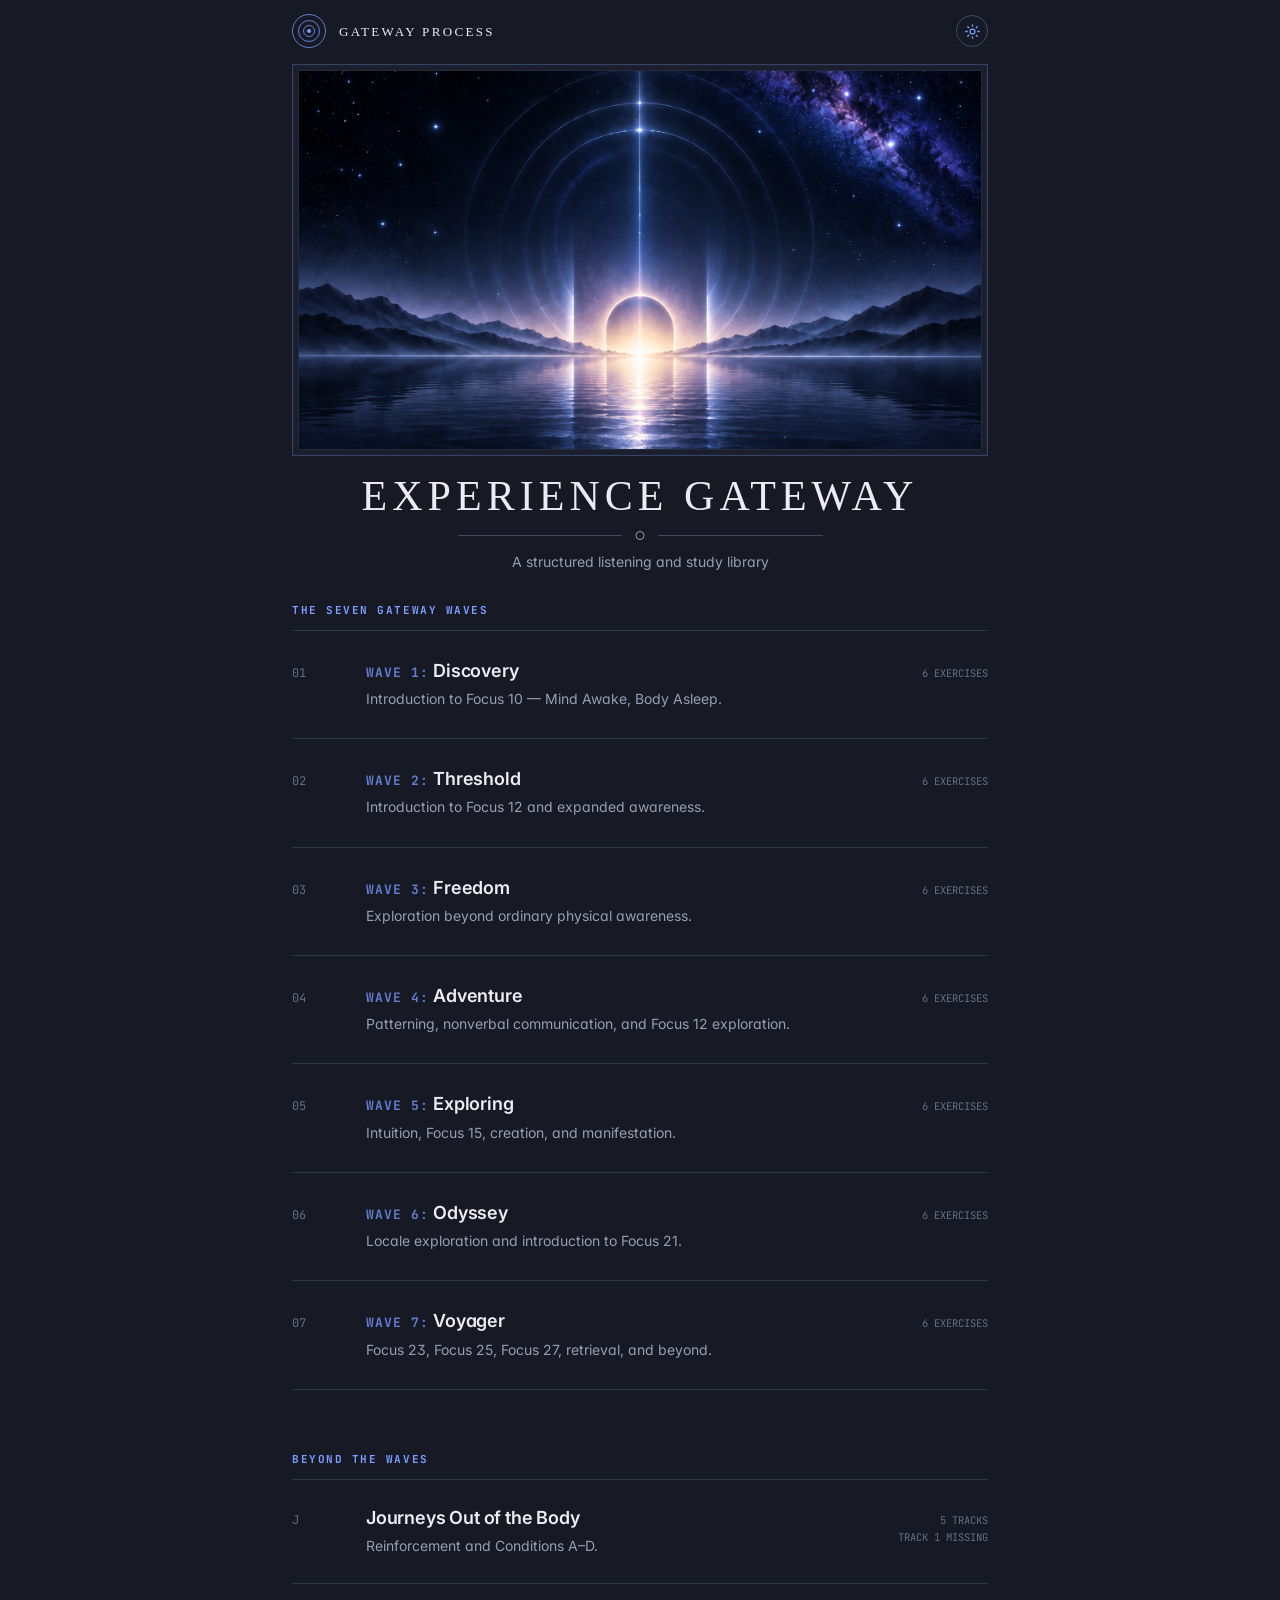
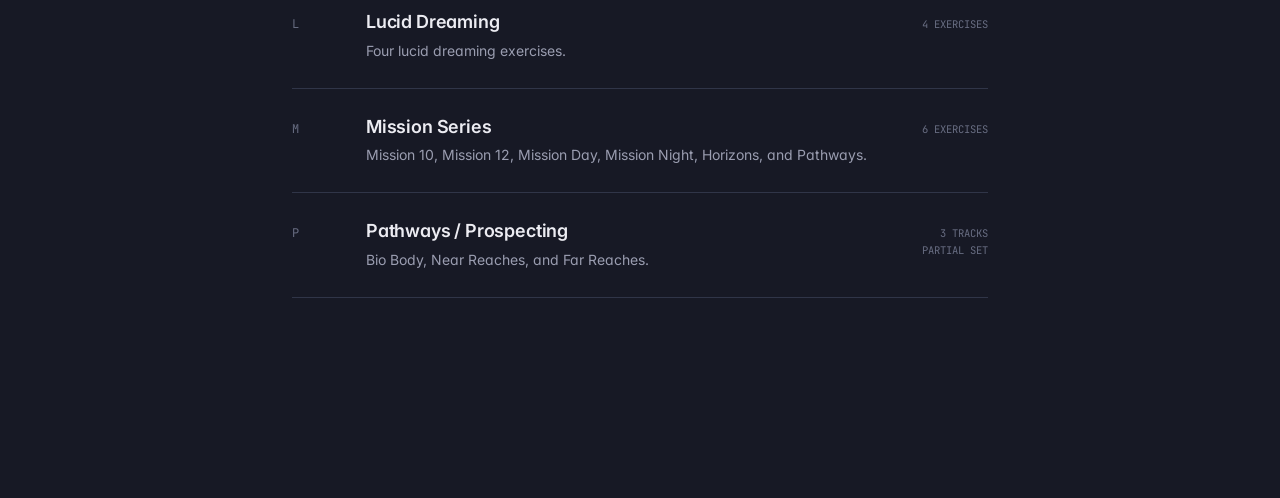
<file: index.html>
<!DOCTYPE html>
<html lang="en" data-theme="dark">
<head>
  <meta charset="UTF-8">
  <meta name="viewport" content="width=device-width, initial-scale=1.0">
  <title>Gateway Process</title>
  <link rel="stylesheet" href="assets/css/main.css?v=gateway-20260919-1718">

  <meta property="og:title" content="Gateway Process">
  <meta property="og:image" content="https://danielleackerman.github.io/gateway-experience/assets/images/gateway-share.png">
  <meta property="og:url" content="https://danielleackerman.github.io/gateway-experience/">
  <meta property="og:type" content="website">
  <meta name="twitter:card" content="summary_large_image">
  <meta name="twitter:title" content="Gateway Process">
  <meta name="twitter:image" content="https://danielleackerman.github.io/gateway-experience/assets/images/gateway-share.png">
</head>

<body>

<main class="index-page">

  <nav class="gateway-masthead">
    <div class="gateway-mark" aria-hidden="true">
      <span></span>
    </div>
    <div class="gateway-masthead-title">Gateway Process</div>
    <button class="theme-toggle gateway-theme-toggle" type="button">LIGHT MODE</button>
  </nav>


  <header class="index-hero gateway-index-hero">
    <div class="gateway-hero-art">
      <img class="gateway-hero-dark"
           src="assets/images/gateway-hero-dark.png"
           alt="">
      <img class="gateway-hero-light"
           src="assets/images/gateway-hero-light.png"
           alt="">
    </div>

    <h1>Experience Gateway</h1>
    <div class="gateway-title-rule" aria-hidden="true">
      <span></span>
    </div>
    <p>A structured listening and study library</p>
  </header>

  <div class="gateway-wave-section-label">THE SEVEN GATEWAY WAVES</div>

  <div class="lecture-list primary-wave-list">

    <a class="lecture-card" href="wave-01/">
      <span class="num">01</span>
      <div>
        <div class="lecture-title gateway-wave-title"><span class="wave-prefix">WAVE 1:</span> Discovery</div>
        <p class="lecture-sub">Introduction to Focus 10 — Mind Awake, Body Asleep.</p>
      </div>
      <div class="lecture-meta">6 EXERCISES</div>
    </a>

    <a class="lecture-card" href="wave-02/">
      <span class="num">02</span>
      <div>
        <div class="lecture-title gateway-wave-title"><span class="wave-prefix">WAVE 2:</span> Threshold</div>
        <p class="lecture-sub">Introduction to Focus 12 and expanded awareness.</p>
      </div>
      <div class="lecture-meta">6 EXERCISES</div>
    </a>

    <a class="lecture-card" href="wave-03/">
      <span class="num">03</span>
      <div>
        <div class="lecture-title gateway-wave-title"><span class="wave-prefix">WAVE 3:</span> Freedom</div>
        <p class="lecture-sub">Exploration beyond ordinary physical awareness.</p>
      </div>
      <div class="lecture-meta">6 EXERCISES</div>
    </a>

    <a class="lecture-card" href="wave-04/">
      <span class="num">04</span>
      <div>
        <div class="lecture-title gateway-wave-title"><span class="wave-prefix">WAVE 4:</span> Adventure</div>
        <p class="lecture-sub">Patterning, nonverbal communication, and Focus 12 exploration.</p>
      </div>
      <div class="lecture-meta">6 EXERCISES</div>
    </a>

    <a class="lecture-card" href="wave-05/">
      <span class="num">05</span>
      <div>
        <div class="lecture-title gateway-wave-title"><span class="wave-prefix">WAVE 5:</span> Exploring</div>
        <p class="lecture-sub">Intuition, Focus 15, creation, and manifestation.</p>
      </div>
      <div class="lecture-meta">6 EXERCISES</div>
    </a>

    <a class="lecture-card" href="wave-06/">
      <span class="num">06</span>
      <div>
        <div class="lecture-title gateway-wave-title"><span class="wave-prefix">WAVE 6:</span> Odyssey</div>
        <p class="lecture-sub">Locale exploration and introduction to Focus 21.</p>
      </div>
      <div class="lecture-meta">6 EXERCISES</div>
    </a>

    <a class="lecture-card" href="wave-07/">
      <span class="num">07</span>
      <div>
        <div class="lecture-title gateway-wave-title"><span class="wave-prefix">WAVE 7:</span> Voyager</div>
        <p class="lecture-sub">Focus 23, Focus 25, Focus 27, retrieval, and beyond.</p>
      </div>
      <div class="lecture-meta">6 EXERCISES</div>
    </a>

  </div>

  <div class="gateway-wave-section-label beyond-waves-label">BEYOND THE WAVES</div>

  <div class="lecture-list">

    <a class="lecture-card" href="journeys-out-of-the-body/">
      <span class="num">J</span>
      <div>
        <div class="lecture-title">Journeys Out of the Body</div>
        <p class="lecture-sub">Reinforcement and Conditions A–D.</p>
      </div>
      <div class="lecture-meta">5 TRACKS<br>TRACK 1 MISSING</div>
    </a>

    <a class="lecture-card" href="lucid-dreaming/">
      <span class="num">L</span>
      <div>
        <div class="lecture-title">Lucid Dreaming</div>
        <p class="lecture-sub">Four lucid dreaming exercises.</p>
      </div>
      <div class="lecture-meta">4 EXERCISES</div>
    </a>

    <a class="lecture-card" href="mission-series/">
      <span class="num">M</span>
      <div>
        <div class="lecture-title">Mission Series</div>
        <p class="lecture-sub">Mission 10, Mission 12, Mission Day, Mission Night, Horizons, and Pathways.</p>
      </div>
      <div class="lecture-meta">6 EXERCISES</div>
    </a>

    <a class="lecture-card" href="pathways-prospecting/">
      <span class="num">P</span>
      <div>
        <div class="lecture-title">Pathways / Prospecting</div>
        <p class="lecture-sub">Bio Body, Near Reaches, and Far Reaches.</p>
      </div>
      <div class="lecture-meta">3 TRACKS<br>PARTIAL SET</div>
    </a>

  </div>

</main>
<script>
  const savedTheme = localStorage.getItem('theme');
  if (savedTheme) document.documentElement.dataset.theme = savedTheme;

  const toggle = document.querySelector('.theme-toggle');

  function updateToggle() {
    toggle.textContent =
      document.documentElement.dataset.theme === 'light'
        ? 'DARK MODE'
        : 'LIGHT MODE';
  }

  updateToggle();

  toggle.addEventListener('click', () => {
    const next =
      document.documentElement.dataset.theme === 'light'
        ? 'dark'
        : 'light';

    document.documentElement.dataset.theme = next;
    localStorage.setItem('theme', next);
    updateToggle();
  });
</script>


<!-- MOBILE INDEX TOUCH START -->
<script>
(() => {
  if (!window.matchMedia('(hover: none) and (pointer: coarse)').matches) return;

  document.querySelectorAll('.lecture-card[href]').forEach(card => {
    card.addEventListener('click', event => {
      event.preventDefault();

      const href = card.href;

      document.querySelectorAll('.lecture-card.touch-active')
        .forEach(el => el.classList.remove('touch-active'));

      card.classList.add('touch-active');

      window.setTimeout(() => {
        window.location.href = href;
      }, 280);
    });
  });
})();
</script>
<!-- MOBILE INDEX TOUCH END -->

</body>
</html>
</file>
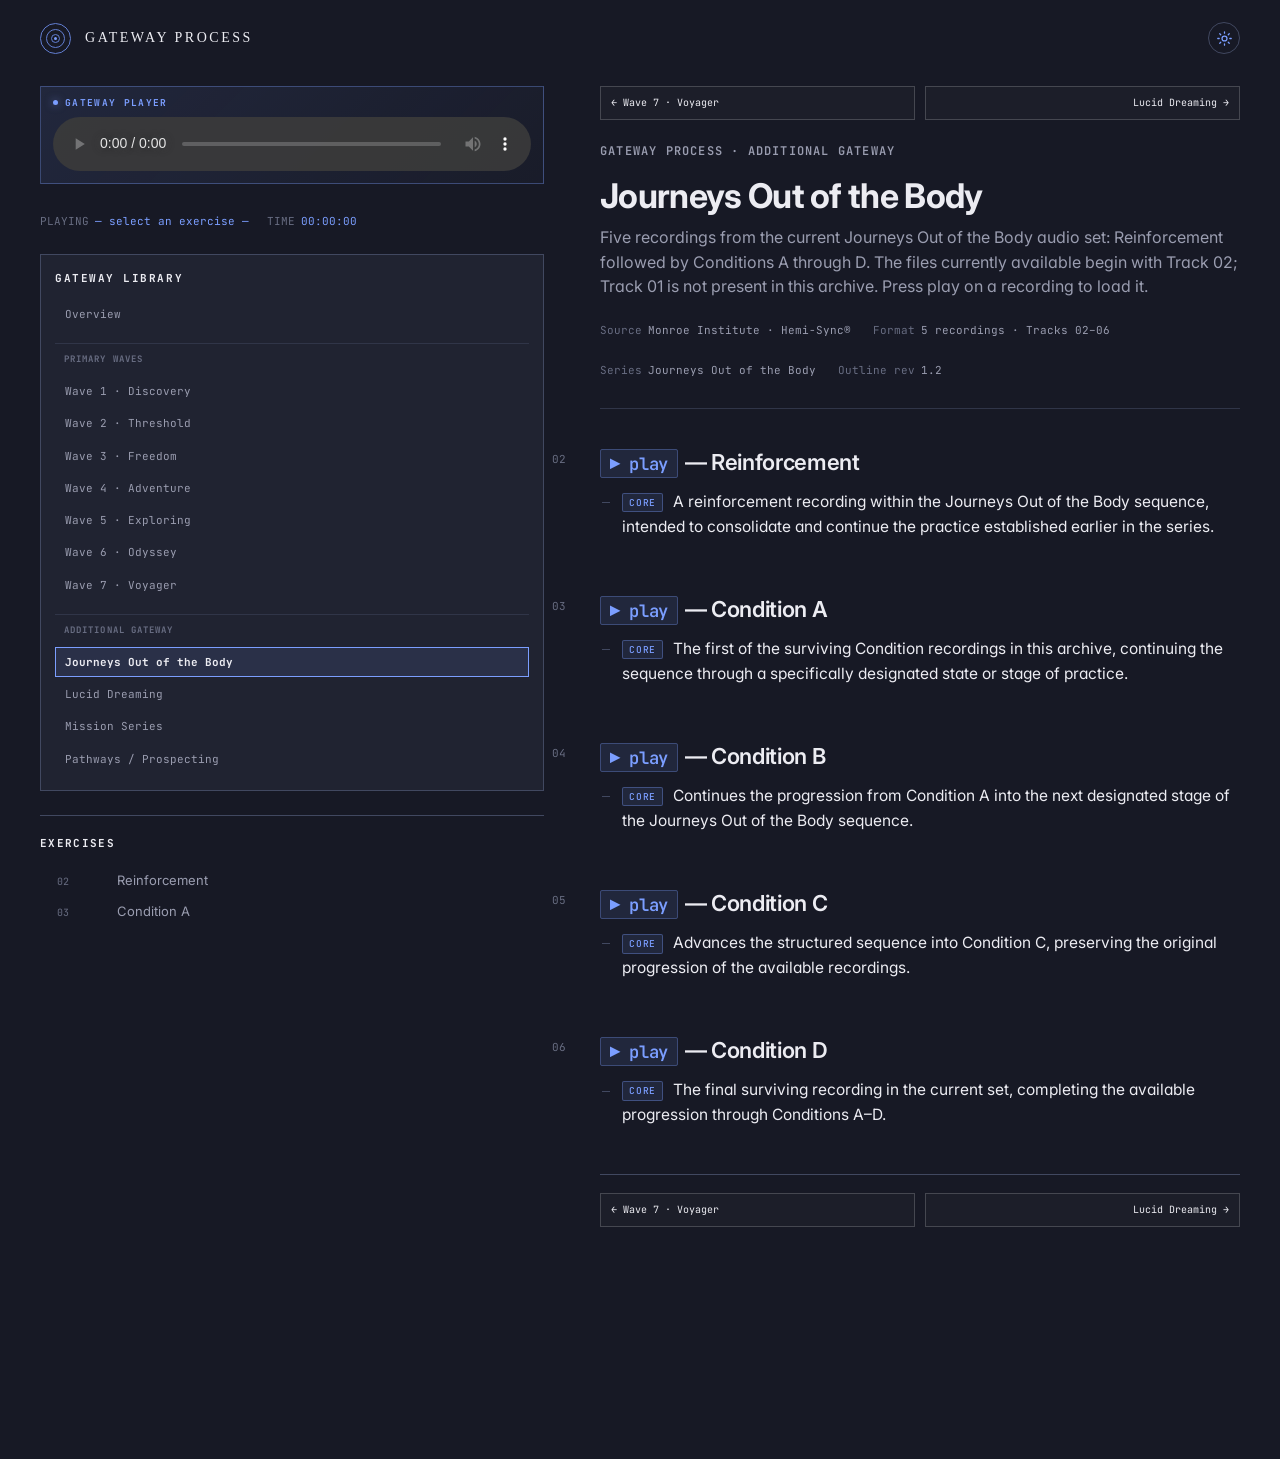
<file: journeys-out-of-the-body/index.html>
<!DOCTYPE html>
<html lang="en" data-theme="dark">
<head>
  <meta charset="UTF-8">
  <meta name="viewport" content="width=device-width, initial-scale=1.0">
  <title>Gateway Process · Journeys Out of the Body</title>
  <link rel="stylesheet" href="../assets/css/main.css?v=gateway-20260919-1718">
  <style>
    /* Audio player overrides for this study (self-hosted audio, no video box) */
    .player-wrap.audio {
      aspect-ratio: auto;
      background: var(--bg-elevated);
      display: flex;
      align-items: center;
      padding: 14px;
    }
    .player-wrap.audio audio { width: 100%; }
    .track {
      font-family: var(--font-mono);
      font-size: 0.78em;
      color: var(--accent);
      text-decoration: none;
      padding: 2px 9px;
      margin-right: 2px;
      border: 1px solid rgba(123, 158, 255, 0.3);
      border-radius: 2px;
      cursor: pointer;
      background: var(--accent-glow);
      white-space: nowrap;
      transition: background 0.12s var(--ease), color 0.12s var(--ease);
    }
    .track:hover { background: rgba(123, 158, 255, 0.24); }
    .track.playing { background: var(--accent); color: var(--bg); }
    .player-meta .now-track { color: var(--accent); }
  </style>
</head>
<body data-lecture="gateway" data-asset-base="../">

<nav class="gateway-site-masthead">
  <a class="gateway-site-brand" href="../index.html">
  <span class="gateway-site-mark" aria-hidden="true"><span></span></span>
  <span class="gateway-site-title">Gateway Process</span>
</a>
  <button class="theme-toggle gateway-theme-toggle" type="button">LIGHT MODE</button>
</nav>

<div class="study-layout">

  <!-- ============ LEFT: STICKY AUDIO + TOC ============ -->
  <aside class="left-col">
    <div class="player-wrap audio gateway-player">
      <div class="gateway-player-label">
        <span class="gateway-player-dot"></span>
        GATEWAY PLAYER
      </div>
      <audio id="media-player" controls preload="none"></audio>
    </div>
    <div class="player-meta">
      <span><span class="label">PLAYING</span><span class="now-track">— select an exercise —</span></span>
      <span><span class="label">TIME</span><span class="now-playing">00:00:00</span></span>
    </div>

    <div class="library-panel">
      <div class="library-label">Gateway Library</div>

      <nav class="library-nav library-nav-stacked">
                <a href="../index.html">Overview</a>

        <div class="library-group-label">Primary Waves</div>
                <a href="../wave-01/">Wave 1 · Discovery</a>
                <a href="../wave-02/">Wave 2 · Threshold</a>
                <a href="../wave-03/">Wave 3 · Freedom</a>
                <a href="../wave-04/">Wave 4 · Adventure</a>
                <a href="../wave-05/">Wave 5 · Exploring</a>
                <a href="../wave-06/">Wave 6 · Odyssey</a>
                <a href="../wave-07/">Wave 7 · Voyager</a>

        <div class="library-group-label">Additional Gateway</div>
                <a class="active" href="../journeys-out-of-the-body/">Journeys Out of the Body</a>
                <a href="../lucid-dreaming/">Lucid Dreaming</a>
                <a href="../mission-series/">Mission Series</a>
                <a href="../pathways-prospecting/">Pathways / Prospecting</a>
      </nav>
    </div>

    <button class="exercise-toggle" type="button" aria-expanded="false">
      <span>Exercises</span>
      <span class="exercise-toggle-mark">＋</span>
    </button>

    <div class="toc-panel">
      <div class="toc-label">Exercises</div>
      <nav class="toc">
        <ul>
          <li><a href="#sec-02"><span class="toc-ts">02</span>Reinforcement</a></li>
          <li><a href="#sec-03"><span class="toc-ts">03</span>Condition A</a></li>
          <li><a href="#sec-04"><span class="toc-ts">04</span>Condition B</a></li>
          <li><a href="#sec-05"><span class="toc-ts">05</span>Condition C</a></li>
          <li><a href="#sec-06"><span class="toc-ts">06</span>Condition D</a></li>
        </ul>
      </nav>
    </div>
  </aside>

  <!-- ============ RIGHT: OUTLINE ============ -->
  <main class="right-col">

    <div class="gateway-page-nav">
        <a href="../wave-07/">← Wave 7 · Voyager</a>
<a class="next" href="../lucid-dreaming/">Lucid Dreaming →</a>
      </div>

    <header class="doc-header">
      <div class="doc-eyebrow">Gateway Process · Additional Gateway</div>
      <h1 class="doc-title">Journeys Out of the Body</h1>
      <p class="doc-subtitle">
        Five recordings from the current Journeys Out of the Body audio set:
        Reinforcement followed by Conditions A through D. The files currently
        available begin with Track 02; Track 01 is not present in this archive.
        Press play on a recording to load it.
      </p>
      <div class="doc-meta">
        <div><span class="k">Source</span><span>Monroe Institute · Hemi-Sync®</span></div>
        <div><span class="k">Format</span><span>5 recordings · Tracks 02–06</span></div>
        <div><span class="k">Series</span><span>Journeys Out of the Body</span></div>
        <div><span class="k">Outline rev</span><span>1.2</span></div>
      </div>
    </header>

    <article class="outline">

      <!-- ============================================================
           THE SIX EXERCISES  (each loads its own audio file)
           ============================================================ -->

      <h2 id="sec-02"><span class="section-num">02</span><a class="track" data-src="https://pub-c74dd85583b44f709966677c67c4c896.r2.dev/additional/journeys-out-of-the-body/02-reinforcement.mp3" data-title="02 — Reinforcement">▶ play</a> — Reinforcement</h2>
      <ul>
        <li><span class="tag core">CORE</span>A reinforcement recording within the Journeys Out of the Body sequence, intended to consolidate and continue the practice established earlier in the series.</li>
      </ul>

      <h2 id="sec-03"><span class="section-num">03</span><a class="track" data-src="https://pub-c74dd85583b44f709966677c67c4c896.r2.dev/additional/journeys-out-of-the-body/03-condition-a.mp3" data-title="03 — Condition A">▶ play</a> — Condition A</h2>
      <ul>
        <li><span class="tag core">CORE</span>The first of the surviving Condition recordings in this archive, continuing the sequence through a specifically designated state or stage of practice.</li>
      </ul>

      <h2 id="sec-04"><span class="section-num">04</span><a class="track" data-src="https://pub-c74dd85583b44f709966677c67c4c896.r2.dev/additional/journeys-out-of-the-body/04-condition-b.mp3" data-title="04 — Condition B">▶ play</a> — Condition B</h2>
      <ul>
        <li><span class="tag core">CORE</span>Continues the progression from Condition A into the next designated stage of the Journeys Out of the Body sequence.</li>
      </ul>

      <h2 id="sec-05"><span class="section-num">05</span><a class="track" data-src="https://pub-c74dd85583b44f709966677c67c4c896.r2.dev/additional/journeys-out-of-the-body/05-condition-c.mp3" data-title="05 — Condition C">▶ play</a> — Condition C</h2>
      <ul>
        <li><span class="tag core">CORE</span>Advances the structured sequence into Condition C, preserving the original progression of the available recordings.</li>
      </ul>

      <h2 id="sec-06"><span class="section-num">06</span><a class="track" data-src="https://pub-c74dd85583b44f709966677c67c4c896.r2.dev/additional/journeys-out-of-the-body/06-condition-d.mp3" data-title="06 — Condition D">▶ play</a> — Condition D</h2>
      <ul>
        <li><span class="tag core">CORE</span>The final surviving recording in the current set, completing the available progression through Conditions A–D.</li>
      </ul>

      <div class="gateway-page-nav bottom">
        <a href="../wave-07/">← Wave 7 · Voyager</a>
<a class="next" href="../lucid-dreaming/">Lucid Dreaming →</a>
      </div>

    </article>
  </main>

</div>
<script src="../assets/js/player.js?v=gateway-responsive-3"></script>
</body>
</html>
</file>
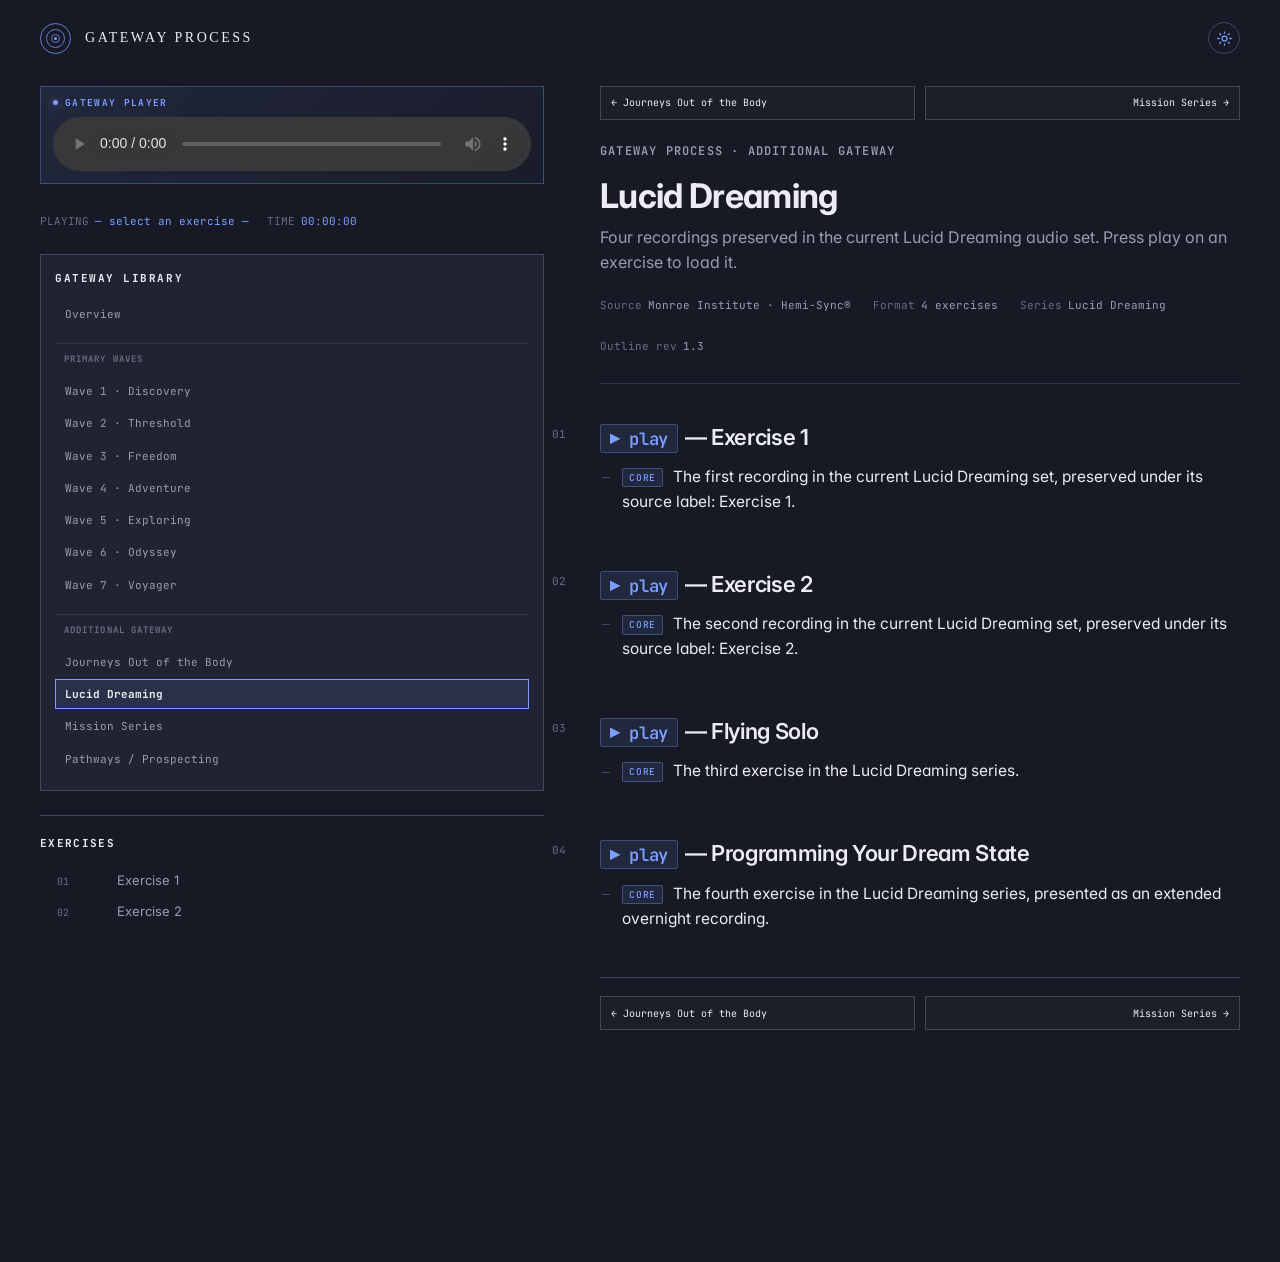
<file: lucid-dreaming/index.html>
<!DOCTYPE html>
<html lang="en" data-theme="dark">
<head>
  <meta charset="UTF-8">
  <meta name="viewport" content="width=device-width, initial-scale=1.0">
  <title>Gateway Process · Lucid Dreaming</title>
  <link rel="stylesheet" href="../assets/css/main.css?v=gateway-20260919-1718">
  <style>
    /* Audio player overrides for this study (self-hosted audio, no video box) */
    .player-wrap.audio {
      aspect-ratio: auto;
      background: var(--bg-elevated);
      display: flex;
      align-items: center;
      padding: 14px;
    }
    .player-wrap.audio audio { width: 100%; }
    .track {
      font-family: var(--font-mono);
      font-size: 0.78em;
      color: var(--accent);
      text-decoration: none;
      padding: 2px 9px;
      margin-right: 2px;
      border: 1px solid rgba(123, 158, 255, 0.3);
      border-radius: 2px;
      cursor: pointer;
      background: var(--accent-glow);
      white-space: nowrap;
      transition: background 0.12s var(--ease), color 0.12s var(--ease);
    }
    .track:hover { background: rgba(123, 158, 255, 0.24); }
    .track.playing { background: var(--accent); color: var(--bg); }
    .player-meta .now-track { color: var(--accent); }
  </style>
</head>
<body data-lecture="gateway" data-asset-base="../">

<nav class="gateway-site-masthead">
  <a class="gateway-site-brand" href="../index.html">
  <span class="gateway-site-mark" aria-hidden="true"><span></span></span>
  <span class="gateway-site-title">Gateway Process</span>
</a>
  <button class="theme-toggle gateway-theme-toggle" type="button">LIGHT MODE</button>
</nav>

<div class="study-layout">

  <!-- ============ LEFT: STICKY AUDIO + TOC ============ -->
  <aside class="left-col">
    <div class="player-wrap audio gateway-player">
      <div class="gateway-player-label">
        <span class="gateway-player-dot"></span>
        GATEWAY PLAYER
      </div>
      <audio id="media-player" controls preload="none"></audio>
    </div>
    <div class="player-meta">
      <span><span class="label">PLAYING</span><span class="now-track">— select an exercise —</span></span>
      <span><span class="label">TIME</span><span class="now-playing">00:00:00</span></span>
    </div>

    <div class="library-panel">
      <div class="library-label">Gateway Library</div>

      <nav class="library-nav library-nav-stacked">
                <a href="../index.html">Overview</a>

        <div class="library-group-label">Primary Waves</div>
                <a href="../wave-01/">Wave 1 · Discovery</a>
                <a href="../wave-02/">Wave 2 · Threshold</a>
                <a href="../wave-03/">Wave 3 · Freedom</a>
                <a href="../wave-04/">Wave 4 · Adventure</a>
                <a href="../wave-05/">Wave 5 · Exploring</a>
                <a href="../wave-06/">Wave 6 · Odyssey</a>
                <a href="../wave-07/">Wave 7 · Voyager</a>

        <div class="library-group-label">Additional Gateway</div>
                <a href="../journeys-out-of-the-body/">Journeys Out of the Body</a>
                <a class="active" href="../lucid-dreaming/">Lucid Dreaming</a>
                <a href="../mission-series/">Mission Series</a>
                <a href="../pathways-prospecting/">Pathways / Prospecting</a>
      </nav>
    </div>

    <button class="exercise-toggle" type="button" aria-expanded="false">
      <span>Exercises</span>
      <span class="exercise-toggle-mark">＋</span>
    </button>

    <div class="toc-panel">
      <div class="toc-label">Exercises</div>
      <nav class="toc">
        <ul>
          <li><a href="#sec-01"><span class="toc-ts">01</span>Exercise 1</a></li>
          <li><a href="#sec-02"><span class="toc-ts">02</span>Exercise 2</a></li>
          <li><a href="#sec-03"><span class="toc-ts">03</span>Flying Solo</a></li>
          <li><a href="#sec-04"><span class="toc-ts">04</span>Programming Your Dream State</a></li>
        </ul>
      </nav>
    </div>
  </aside>

  <!-- ============ RIGHT: OUTLINE ============ -->
  <main class="right-col">

    <div class="gateway-page-nav">
        <a href="../journeys-out-of-the-body/">← Journeys Out of the Body</a>
<a class="next" href="../mission-series/">Mission Series →</a>
      </div>

    <header class="doc-header">
      <div class="doc-eyebrow">Gateway Process · Additional Gateway</div>
      <h1 class="doc-title">Lucid Dreaming</h1>
      <p class="doc-subtitle">
        Four recordings preserved in the current Lucid Dreaming audio set.
        Press play on an exercise to load it.
      </p>
      <div class="doc-meta">
        <div><span class="k">Source</span><span>Monroe Institute · Hemi-Sync®</span></div>
        <div><span class="k">Format</span><span>4 exercises</span></div>
        <div><span class="k">Series</span><span>Lucid Dreaming</span></div>
        <div><span class="k">Outline rev</span><span>1.3</span></div>
      </div>
    </header>

    <article class="outline">

      <!-- ============================================================
           THE FOUR EXERCISES  (each loads its own audio file)
           ============================================================ -->

      <h2 id="sec-01"><span class="section-num">01</span><a class="track" data-src="https://pub-c74dd85583b44f709966677c67c4c896.r2.dev/additional/lucid-dreaming/01-exercise-1.mp3" data-title="01 — Exercise 1">▶ play</a> — Exercise 1</h2>
      <ul>
        <li><span class="tag core">CORE</span>The first recording in the current Lucid Dreaming set, preserved under its source label: Exercise 1.</li>
      </ul>

      <h2 id="sec-02"><span class="section-num">02</span><a class="track" data-src="https://pub-c74dd85583b44f709966677c67c4c896.r2.dev/additional/lucid-dreaming/02-exercise-2.mp3" data-title="02 — Exercise 2">▶ play</a> — Exercise 2</h2>
      <ul>
        <li><span class="tag core">CORE</span>The second recording in the current Lucid Dreaming set, preserved under its source label: Exercise 2.</li>
      </ul>

      <h2 id="sec-03"><span class="section-num">03</span><a class="track" data-src="https://pub-c74dd85583b44f709966677c67c4c896.r2.dev/additional/lucid-dreaming/03-flying-solo.mp3" data-title="03 — Flying Solo">▶ play</a> — Flying Solo</h2>
      <ul>
        <li><span class="tag core">CORE</span>The third exercise in the Lucid Dreaming series.</li>
      </ul>

      <h2 id="sec-04"><span class="section-num">04</span><a class="track" data-src="https://pub-c74dd85583b44f709966677c67c4c896.r2.dev/additional/lucid-dreaming/04-programming-your-dream-state.mp3" data-title="04 — Programming Your Dream State">▶ play</a> — Programming Your Dream State</h2>
      <ul>
        <li><span class="tag core">CORE</span>The fourth exercise in the Lucid Dreaming series, presented as an extended overnight recording.</li>
      </ul>

      <div class="gateway-page-nav bottom">
        <a href="../journeys-out-of-the-body/">← Journeys Out of the Body</a>
<a class="next" href="../mission-series/">Mission Series →</a>
      </div>

    </article>
  </main>

</div>
<script src="../assets/js/player.js?v=gateway-responsive-3"></script>
</body>
</html>
</file>
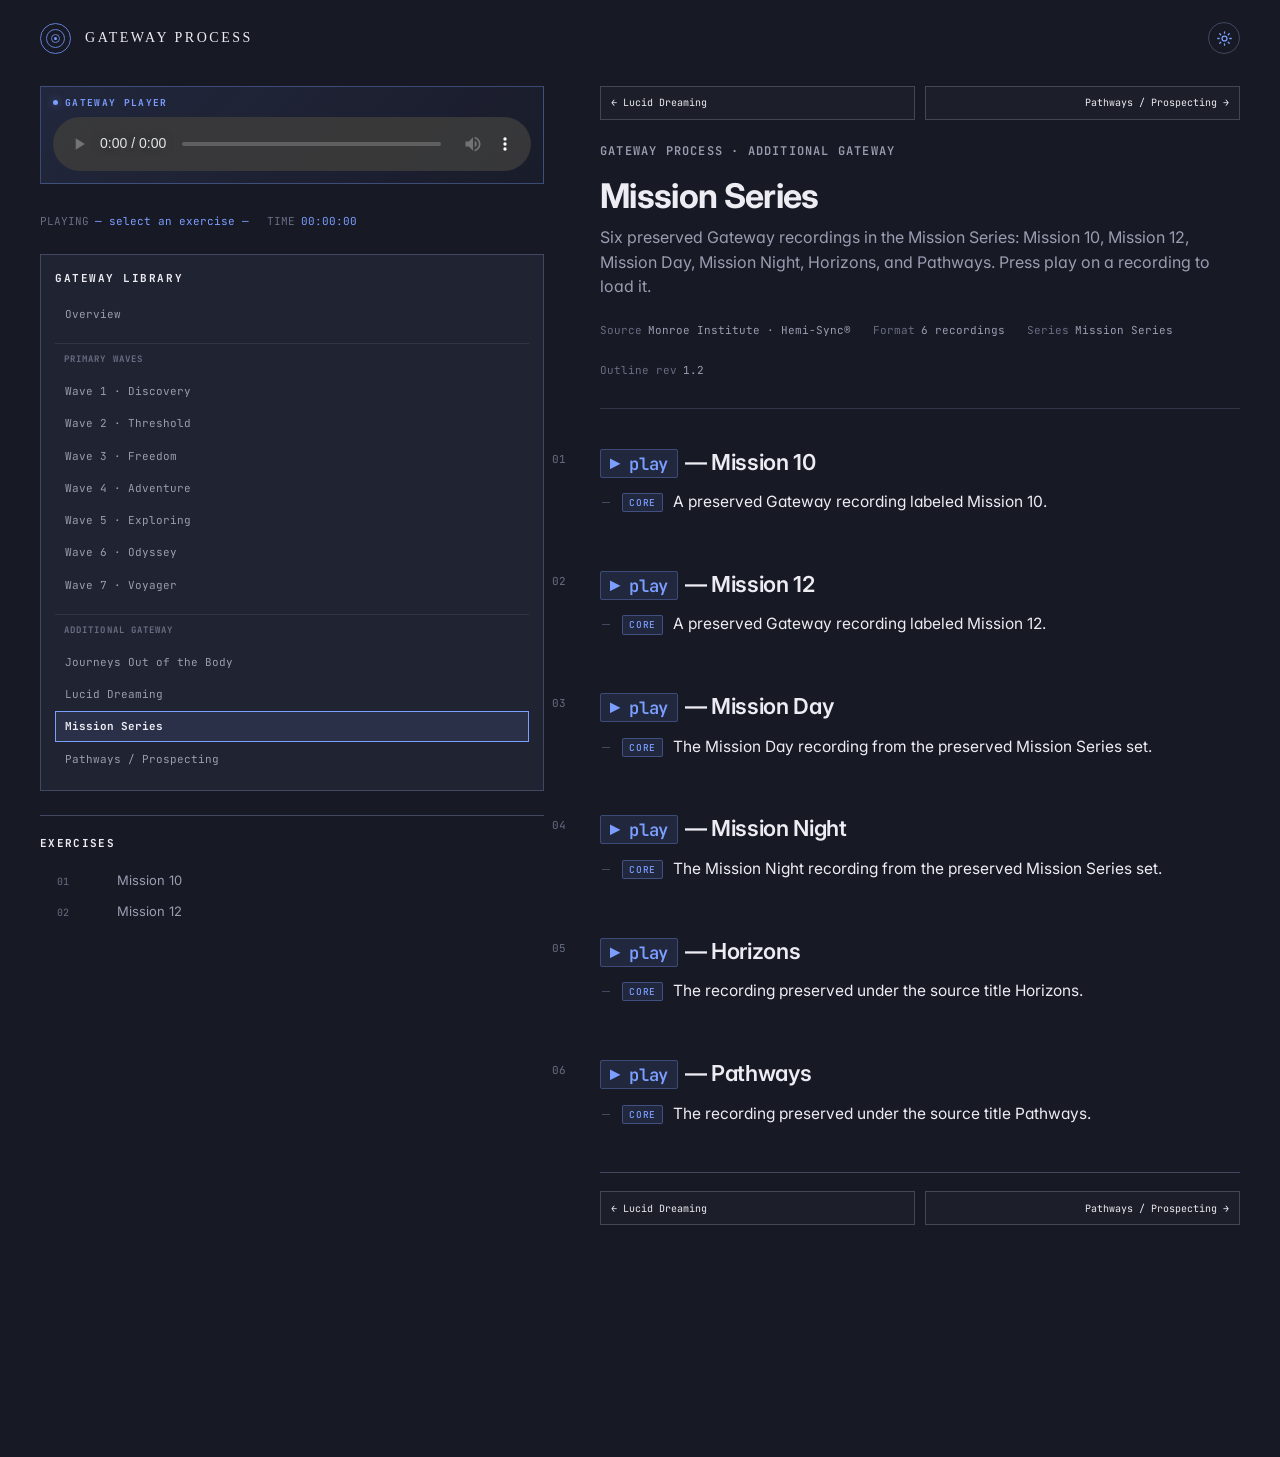
<file: mission-series/index.html>
<!DOCTYPE html>
<html lang="en" data-theme="dark">
<head>
  <meta charset="UTF-8">
  <meta name="viewport" content="width=device-width, initial-scale=1.0">
  <title>Gateway Process · Mission Series</title>
  <link rel="stylesheet" href="../assets/css/main.css?v=gateway-20260919-1718">
  <style>
    /* Audio player overrides for this study (self-hosted audio, no video box) */
    .player-wrap.audio {
      aspect-ratio: auto;
      background: var(--bg-elevated);
      display: flex;
      align-items: center;
      padding: 14px;
    }
    .player-wrap.audio audio { width: 100%; }
    .track {
      font-family: var(--font-mono);
      font-size: 0.78em;
      color: var(--accent);
      text-decoration: none;
      padding: 2px 9px;
      margin-right: 2px;
      border: 1px solid rgba(123, 158, 255, 0.3);
      border-radius: 2px;
      cursor: pointer;
      background: var(--accent-glow);
      white-space: nowrap;
      transition: background 0.12s var(--ease), color 0.12s var(--ease);
    }
    .track:hover { background: rgba(123, 158, 255, 0.24); }
    .track.playing { background: var(--accent); color: var(--bg); }
    .player-meta .now-track { color: var(--accent); }
  </style>
</head>
<body data-lecture="gateway" data-asset-base="../">

<nav class="gateway-site-masthead">
  <a class="gateway-site-brand" href="../index.html">
  <span class="gateway-site-mark" aria-hidden="true"><span></span></span>
  <span class="gateway-site-title">Gateway Process</span>
</a>
  <button class="theme-toggle gateway-theme-toggle" type="button">LIGHT MODE</button>
</nav>

<div class="study-layout">

  <!-- ============ LEFT: STICKY AUDIO + TOC ============ -->
  <aside class="left-col">
    <div class="player-wrap audio gateway-player">
      <div class="gateway-player-label">
        <span class="gateway-player-dot"></span>
        GATEWAY PLAYER
      </div>
      <audio id="media-player" controls preload="none"></audio>
    </div>
    <div class="player-meta">
      <span><span class="label">PLAYING</span><span class="now-track">— select an exercise —</span></span>
      <span><span class="label">TIME</span><span class="now-playing">00:00:00</span></span>
    </div>

    <div class="library-panel">
      <div class="library-label">Gateway Library</div>

      <nav class="library-nav library-nav-stacked">
                <a href="../index.html">Overview</a>

        <div class="library-group-label">Primary Waves</div>
                <a href="../wave-01/">Wave 1 · Discovery</a>
                <a href="../wave-02/">Wave 2 · Threshold</a>
                <a href="../wave-03/">Wave 3 · Freedom</a>
                <a href="../wave-04/">Wave 4 · Adventure</a>
                <a href="../wave-05/">Wave 5 · Exploring</a>
                <a href="../wave-06/">Wave 6 · Odyssey</a>
                <a href="../wave-07/">Wave 7 · Voyager</a>

        <div class="library-group-label">Additional Gateway</div>
                <a href="../journeys-out-of-the-body/">Journeys Out of the Body</a>
                <a href="../lucid-dreaming/">Lucid Dreaming</a>
                <a class="active" href="../mission-series/">Mission Series</a>
                <a href="../pathways-prospecting/">Pathways / Prospecting</a>
      </nav>
    </div>

    <button class="exercise-toggle" type="button" aria-expanded="false">
      <span>Exercises</span>
      <span class="exercise-toggle-mark">＋</span>
    </button>

    <div class="toc-panel">
      <div class="toc-label">Exercises</div>
      <nav class="toc">
        <ul>
          <li><a href="#sec-01"><span class="toc-ts">01</span>Mission 10</a></li>
          <li><a href="#sec-02"><span class="toc-ts">02</span>Mission 12</a></li>
          <li><a href="#sec-03"><span class="toc-ts">03</span>Mission Day</a></li>
          <li><a href="#sec-04"><span class="toc-ts">04</span>Mission Night</a></li>
          <li><a href="#sec-05"><span class="toc-ts">05</span>Horizons</a></li>
          <li><a href="#sec-06"><span class="toc-ts">06</span>Pathways</a></li>
        </ul>
      </nav>
    </div>
  </aside>

  <!-- ============ RIGHT: OUTLINE ============ -->
  <main class="right-col">

    <div class="gateway-page-nav">
        <a href="../lucid-dreaming/">← Lucid Dreaming</a>
<a class="next" href="../pathways-prospecting/">Pathways / Prospecting →</a>
      </div>

    <header class="doc-header">
      <div class="doc-eyebrow">Gateway Process · Additional Gateway</div>
      <h1 class="doc-title">Mission Series</h1>
      <p class="doc-subtitle">
        Six preserved Gateway recordings in the Mission Series:
        Mission 10, Mission 12, Mission Day, Mission Night,
        Horizons, and Pathways. Press play on a recording to load it.
      </p>
      <div class="doc-meta">
        <div><span class="k">Source</span><span>Monroe Institute · Hemi-Sync®</span></div>
        <div><span class="k">Format</span><span>6 recordings</span></div>
        <div><span class="k">Series</span><span>Mission Series</span></div>
        <div><span class="k">Outline rev</span><span>1.2</span></div>
      </div>
    </header>

    <article class="outline">

      <!-- ============================================================
           THE SIX EXERCISES  (each loads its own audio file)
           ============================================================ -->

      <h2 id="sec-01"><span class="section-num">01</span><a class="track" data-src="https://pub-c74dd85583b44f709966677c67c4c896.r2.dev/alternates/mission-series/01-mission-10.mp3" data-title="01 — Mission 10">▶ play</a> — Mission 10</h2>
      <ul>
        <li><span class="tag core">CORE</span>A preserved Gateway recording labeled Mission 10.</li>
      </ul>

      <h2 id="sec-02"><span class="section-num">02</span><a class="track" data-src="https://pub-c74dd85583b44f709966677c67c4c896.r2.dev/alternates/mission-series/02-mission-12.mp3" data-title="02 — Mission 12">▶ play</a> — Mission 12</h2>
      <ul>
        <li><span class="tag core">CORE</span>A preserved Gateway recording labeled Mission 12.</li>
      </ul>

      <h2 id="sec-03"><span class="section-num">03</span><a class="track" data-src="https://pub-c74dd85583b44f709966677c67c4c896.r2.dev/alternates/mission-series/03-mission-day.mp3" data-title="03 — Mission Day">▶ play</a> — Mission Day</h2>
      <ul>
        <li><span class="tag core">CORE</span>The Mission Day recording from the preserved Mission Series set.</li>
      </ul>

      <h2 id="sec-04"><span class="section-num">04</span><a class="track" data-src="https://pub-c74dd85583b44f709966677c67c4c896.r2.dev/alternates/mission-series/04-mission-night.mp3" data-title="04 — Mission Night">▶ play</a> — Mission Night</h2>
      <ul>
        <li><span class="tag core">CORE</span>The Mission Night recording from the preserved Mission Series set.</li>
      </ul>

      <h2 id="sec-05"><span class="section-num">05</span><a class="track" data-src="https://pub-c74dd85583b44f709966677c67c4c896.r2.dev/alternates/mission-series/05-horizons.mp3" data-title="05 — Horizons">▶ play</a> — Horizons</h2>
      <ul>
        <li><span class="tag core">CORE</span>The recording preserved under the source title Horizons.</li>
      </ul>

      <h2 id="sec-06"><span class="section-num">06</span><a class="track" data-src="https://pub-c74dd85583b44f709966677c67c4c896.r2.dev/alternates/mission-series/06-pathways.mp3" data-title="06 — Pathways">▶ play</a> — Pathways</h2>
      <ul>
        <li><span class="tag core">CORE</span>The recording preserved under the source title Pathways.</li>
      </ul>

      <div class="gateway-page-nav bottom">
        <a href="../lucid-dreaming/">← Lucid Dreaming</a>
<a class="next" href="../pathways-prospecting/">Pathways / Prospecting →</a>
      </div>

    </article>
  </main>

</div>
<script src="../assets/js/player.js?v=gateway-responsive-3"></script>
</body>
</html>
</file>
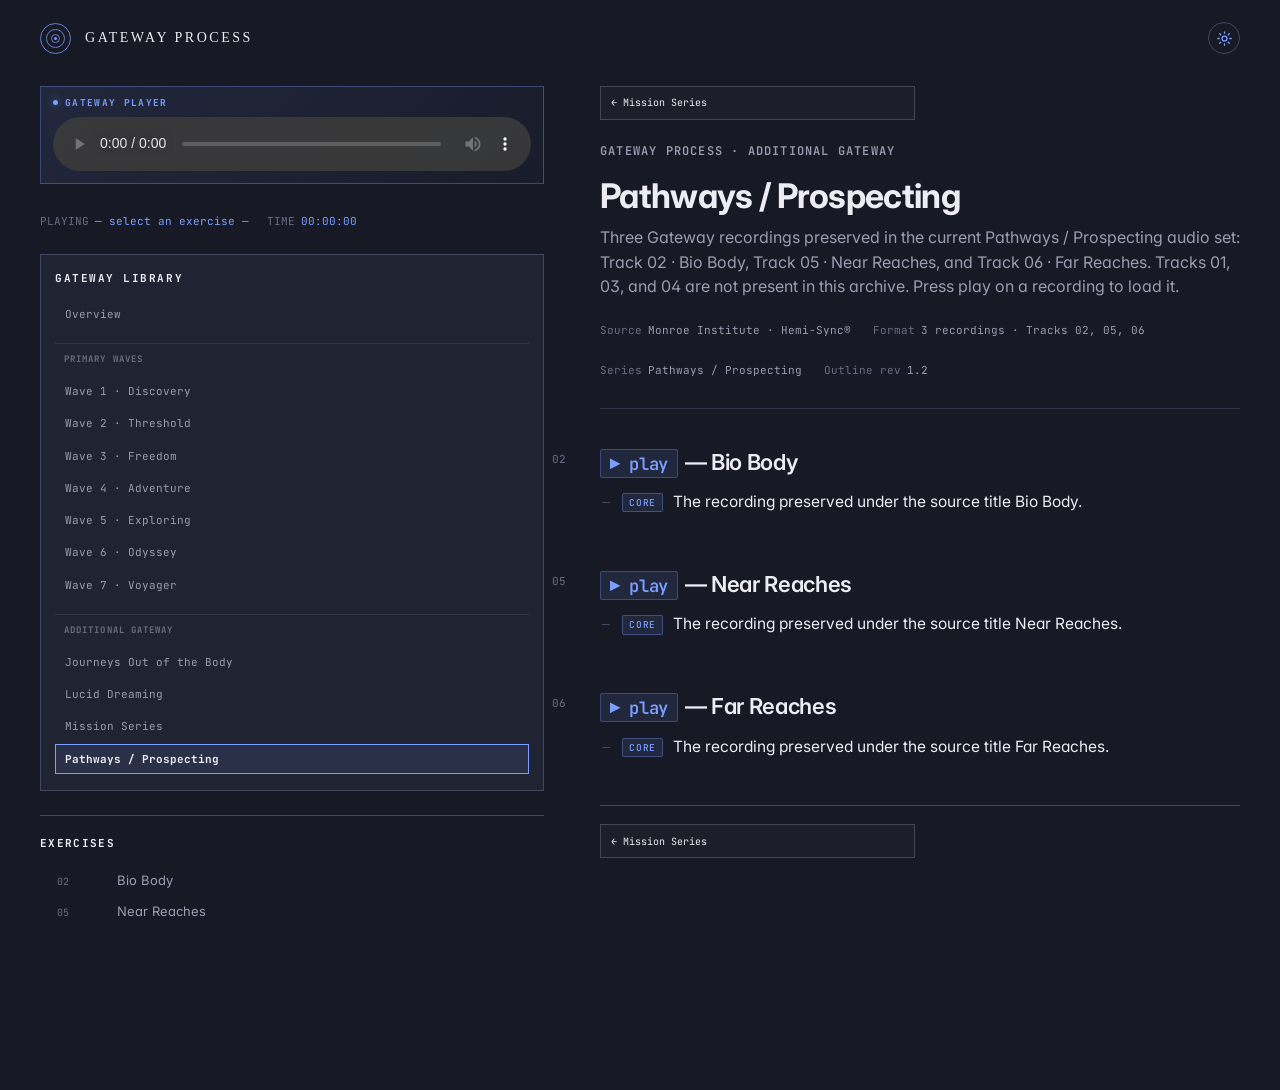
<file: pathways-prospecting/index.html>
<!DOCTYPE html>
<html lang="en" data-theme="dark">
<head>
  <meta charset="UTF-8">
  <meta name="viewport" content="width=device-width, initial-scale=1.0">
  <title>Gateway Process · Pathways / Prospecting</title>
  <link rel="stylesheet" href="../assets/css/main.css?v=gateway-20260919-1718">
  <style>
    /* Audio player overrides for this study (self-hosted audio, no video box) */
    .player-wrap.audio {
      aspect-ratio: auto;
      background: var(--bg-elevated);
      display: flex;
      align-items: center;
      padding: 14px;
    }
    .player-wrap.audio audio { width: 100%; }
    .track {
      font-family: var(--font-mono);
      font-size: 0.78em;
      color: var(--accent);
      text-decoration: none;
      padding: 2px 9px;
      margin-right: 2px;
      border: 1px solid rgba(123, 158, 255, 0.3);
      border-radius: 2px;
      cursor: pointer;
      background: var(--accent-glow);
      white-space: nowrap;
      transition: background 0.12s var(--ease), color 0.12s var(--ease);
    }
    .track:hover { background: rgba(123, 158, 255, 0.24); }
    .track.playing { background: var(--accent); color: var(--bg); }
    .player-meta .now-track { color: var(--accent); }
  </style>
</head>
<body data-lecture="gateway" data-asset-base="../">

<nav class="gateway-site-masthead">
  <a class="gateway-site-brand" href="../index.html">
  <span class="gateway-site-mark" aria-hidden="true"><span></span></span>
  <span class="gateway-site-title">Gateway Process</span>
</a>
  <button class="theme-toggle gateway-theme-toggle" type="button">LIGHT MODE</button>
</nav>

<div class="study-layout">

  <!-- ============ LEFT: STICKY AUDIO + TOC ============ -->
  <aside class="left-col">
    <div class="player-wrap audio gateway-player">
      <div class="gateway-player-label">
        <span class="gateway-player-dot"></span>
        GATEWAY PLAYER
      </div>
      <audio id="media-player" controls preload="none"></audio>
    </div>
    <div class="player-meta">
      <span><span class="label">PLAYING</span><span class="now-track">— select an exercise —</span></span>
      <span><span class="label">TIME</span><span class="now-playing">00:00:00</span></span>
    </div>

    <div class="library-panel">
      <div class="library-label">Gateway Library</div>

      <nav class="library-nav library-nav-stacked">
                <a href="../index.html">Overview</a>

        <div class="library-group-label">Primary Waves</div>
                <a href="../wave-01/">Wave 1 · Discovery</a>
                <a href="../wave-02/">Wave 2 · Threshold</a>
                <a href="../wave-03/">Wave 3 · Freedom</a>
                <a href="../wave-04/">Wave 4 · Adventure</a>
                <a href="../wave-05/">Wave 5 · Exploring</a>
                <a href="../wave-06/">Wave 6 · Odyssey</a>
                <a href="../wave-07/">Wave 7 · Voyager</a>

        <div class="library-group-label">Additional Gateway</div>
                <a href="../journeys-out-of-the-body/">Journeys Out of the Body</a>
                <a href="../lucid-dreaming/">Lucid Dreaming</a>
                <a href="../mission-series/">Mission Series</a>
                <a class="active" href="../pathways-prospecting/">Pathways / Prospecting</a>
      </nav>
    </div>

    <button class="exercise-toggle" type="button" aria-expanded="false">
      <span>Exercises</span>
      <span class="exercise-toggle-mark">＋</span>
    </button>

    <div class="toc-panel">
      <div class="toc-label">Exercises</div>
      <nav class="toc">
        <ul>
          <li><a href="#sec-02"><span class="toc-ts">02</span>Bio Body</a></li>
          <li><a href="#sec-05"><span class="toc-ts">05</span>Near Reaches</a></li>
          <li><a href="#sec-06"><span class="toc-ts">06</span>Far Reaches</a></li>
        </ul>
      </nav>
    </div>
  </aside>

  <!-- ============ RIGHT: OUTLINE ============ -->
  <main class="right-col">

    <div class="gateway-page-nav">
        <a href="../mission-series/">← Mission Series</a>
<span class="empty"></span>
      </div>

    <header class="doc-header">
      <div class="doc-eyebrow">Gateway Process · Additional Gateway</div>
      <h1 class="doc-title">Pathways / Prospecting</h1>
      <p class="doc-subtitle">
        Three Gateway recordings preserved in the current Pathways / Prospecting
        audio set: Track 02 · Bio Body, Track 05 · Near Reaches, and Track 06 ·
        Far Reaches. Tracks 01, 03, and 04 are not present in this archive.
        Press play on a recording to load it.
      </p>
      <div class="doc-meta">
        <div><span class="k">Source</span><span>Monroe Institute · Hemi-Sync®</span></div>
        <div><span class="k">Format</span><span>3 recordings · Tracks 02, 05, 06</span></div>
        <div><span class="k">Series</span><span>Pathways / Prospecting</span></div>
        <div><span class="k">Outline rev</span><span>1.2</span></div>
      </div>
    </header>

    <article class="outline">

      <!-- ============================================================
           THE SIX EXERCISES  (each loads its own audio file)
           ============================================================ -->

      <h2 id="sec-02"><span class="section-num">02</span><a class="track" data-src="https://pub-c74dd85583b44f709966677c67c4c896.r2.dev/alternates/pathways-prospecting/02-bio-body.mp3" data-title="02 — Bio Body">▶ play</a> — Bio Body</h2>
      <ul>
        <li><span class="tag core">CORE</span>The recording preserved under the source title Bio Body.</li>
      </ul>

      <h2 id="sec-05"><span class="section-num">05</span><a class="track" data-src="https://pub-c74dd85583b44f709966677c67c4c896.r2.dev/alternates/pathways-prospecting/05-near-reaches.mp3" data-title="05 — Near Reaches">▶ play</a> — Near Reaches</h2>
      <ul>
        <li><span class="tag core">CORE</span>The recording preserved under the source title Near Reaches.</li>
      </ul>

      <h2 id="sec-06"><span class="section-num">06</span><a class="track" data-src="https://pub-c74dd85583b44f709966677c67c4c896.r2.dev/alternates/pathways-prospecting/06-far-reaches.mp3" data-title="06 — Far Reaches">▶ play</a> — Far Reaches</h2>
      <ul>
        <li><span class="tag core">CORE</span>The recording preserved under the source title Far Reaches.</li>
      </ul>

      <div class="gateway-page-nav bottom">
        <a href="../mission-series/">← Mission Series</a>
<span class="empty"></span>
      </div>

    </article>
  </main>

</div>
<script src="../assets/js/player.js?v=gateway-responsive-3"></script>
</body>
</html>
</file>
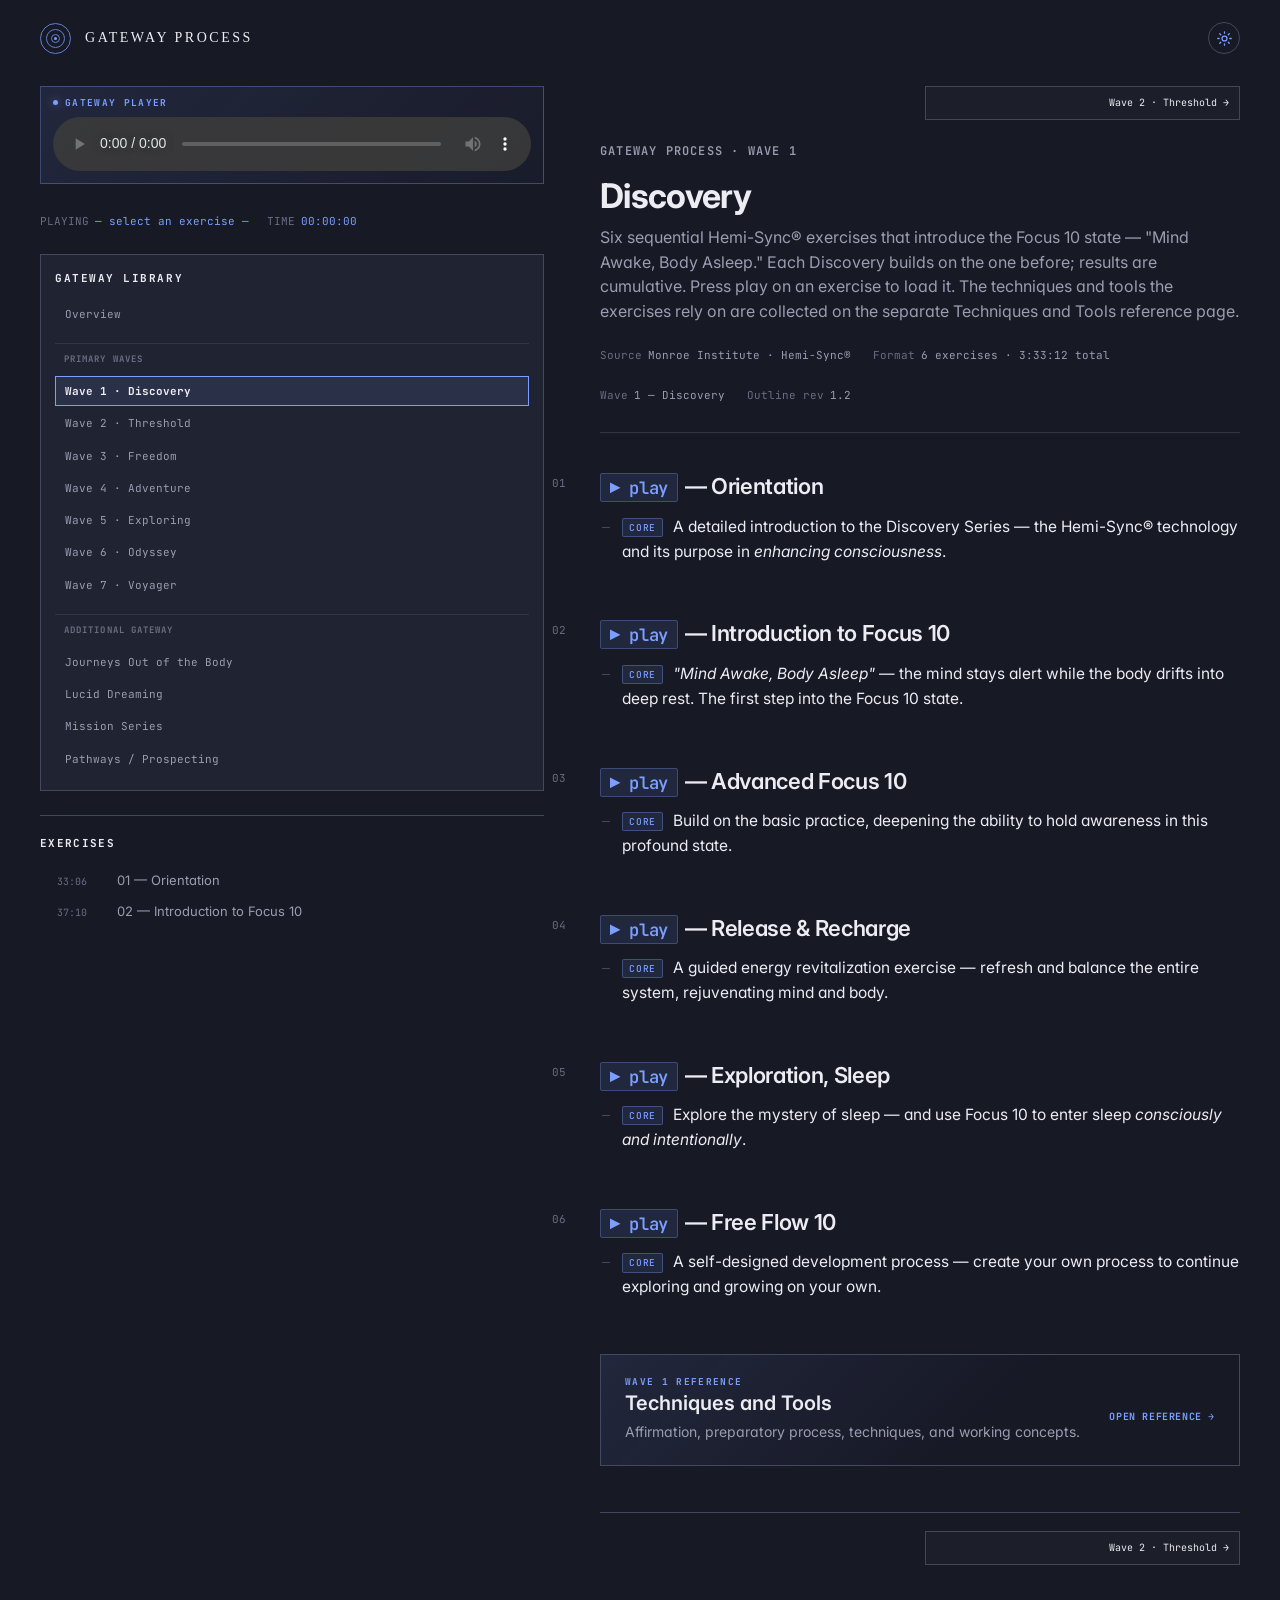
<file: wave-01/index.html>
<!DOCTYPE html>
<html lang="en" data-theme="dark">
<head>
  <meta charset="UTF-8">
  <meta name="viewport" content="width=device-width, initial-scale=1.0">
  <title>Gateway Process · Wave 1 — Discovery</title>
  <link rel="stylesheet" href="../assets/css/main.css?v=gateway-20260919-1718">
  <style>
    /* Audio player overrides for this study (self-hosted audio, no video box) */
    .player-wrap.audio {
      aspect-ratio: auto;
      background: var(--bg-elevated);
      display: flex;
      align-items: center;
      padding: 14px;
    }
    .player-wrap.audio audio { width: 100%; }
    .track {
      font-family: var(--font-mono);
      font-size: 0.78em;
      color: var(--accent);
      text-decoration: none;
      padding: 2px 9px;
      margin-right: 2px;
      border: 1px solid rgba(123, 158, 255, 0.3);
      border-radius: 2px;
      cursor: pointer;
      background: var(--accent-glow);
      white-space: nowrap;
      transition: background 0.12s var(--ease), color 0.12s var(--ease);
    }
    .track:hover { background: rgba(123, 158, 255, 0.24); }
    .track.playing { background: var(--accent); color: var(--bg); }
    .player-meta .now-track { color: var(--accent); }
  </style>
</head>
<body data-lecture="gateway" data-asset-base="../">

<nav class="gateway-site-masthead">
  <a class="gateway-site-brand" href="../index.html">
  <span class="gateway-site-mark" aria-hidden="true"><span></span></span>
  <span class="gateway-site-title">Gateway Process</span>
</a>
  <button class="theme-toggle gateway-theme-toggle" type="button">LIGHT MODE</button>
</nav>

<div class="study-layout">

  <!-- ============ LEFT: STICKY AUDIO + TOC ============ -->
  <aside class="left-col">
    <div class="player-wrap audio gateway-player">
      <div class="gateway-player-label">
        <span class="gateway-player-dot"></span>
        GATEWAY PLAYER
      </div>
      <audio id="media-player" controls preload="none"></audio>
    </div>
    <div class="player-meta">
      <span><span class="label">PLAYING</span><span class="now-track">— select an exercise —</span></span>
      <span><span class="label">TIME</span><span class="now-playing">00:00:00</span></span>
    </div>

    <div class="library-panel">
      <div class="library-label">Gateway Library</div>

      <nav class="library-nav library-nav-stacked">
                <a href="../index.html">Overview</a>

        <div class="library-group-label">Primary Waves</div>
                <a class="active" href="../wave-01/">Wave 1 · Discovery</a>
                <a href="../wave-02/">Wave 2 · Threshold</a>
                <a href="../wave-03/">Wave 3 · Freedom</a>
                <a href="../wave-04/">Wave 4 · Adventure</a>
                <a href="../wave-05/">Wave 5 · Exploring</a>
                <a href="../wave-06/">Wave 6 · Odyssey</a>
                <a href="../wave-07/">Wave 7 · Voyager</a>

        <div class="library-group-label">Additional Gateway</div>
                <a href="../journeys-out-of-the-body/">Journeys Out of the Body</a>
                <a href="../lucid-dreaming/">Lucid Dreaming</a>
                <a href="../mission-series/">Mission Series</a>
                <a href="../pathways-prospecting/">Pathways / Prospecting</a>
      </nav>
    </div>

    <button class="exercise-toggle" type="button" aria-expanded="false">
      <span>Exercises</span>
      <span class="exercise-toggle-mark">＋</span>
    </button>

    <div class="toc-panel">
      <div class="toc-label">Exercises</div>
      <nav class="toc">
        <ul>
          <li><a href="#sec-01"><span class="toc-ts">33:06</span>01 — Orientation</a></li>
          <li><a href="#sec-02"><span class="toc-ts">37:10</span>02 — Introduction to Focus 10</a></li>
          <li><a href="#sec-03"><span class="toc-ts">36:05</span>03 — Advanced Focus 10</a></li>
          <li><a href="#sec-04"><span class="toc-ts">36:01</span>04 — Release &amp; Recharge</a></li>
          <li><a href="#sec-05"><span class="toc-ts">37:03</span>05 — Exploration, Sleep</a></li>
          <li><a href="#sec-06"><span class="toc-ts">33:47</span>06 — Free Flow 10</a></li>
          <li><a href="techniques-and-tools/"><span class="toc-ts">↗</span>Techniques and Tools</a></li>
        </ul>
      </nav>
    </div>
  </aside>

  <!-- ============ RIGHT: OUTLINE ============ -->
  <main class="right-col">

    <div class="gateway-page-nav">
        <span class="empty"></span>
<a class="next" href="../wave-02/">Wave 2 · Threshold →</a>
      </div>

    <header class="doc-header">
      <div class="doc-eyebrow">Gateway Process · Wave 1</div>
      <h1 class="doc-title">Discovery</h1>
      <p class="doc-subtitle">
        Six sequential Hemi-Sync® exercises that introduce the Focus 10 state —
        "Mind Awake, Body Asleep." Each Discovery builds on the one before; results
        are cumulative. Press play on an exercise to load it. The techniques and
        tools the exercises rely on are collected on the separate Techniques and Tools
        reference page.
      </p>
      <div class="doc-meta">
        <div><span class="k">Source</span><span>Monroe Institute · Hemi-Sync®</span></div>
        <div><span class="k">Format</span><span>6 exercises · 3:33:12 total</span></div>
        <div><span class="k">Wave</span><span>1 — Discovery</span></div>
        <div><span class="k">Outline rev</span><span>1.2</span></div>
      </div>
    </header>

    <article class="outline">

      <!-- ============================================================
           THE SIX EXERCISES  (each loads its own audio file)
           ============================================================ -->

      <h2 id="sec-01"><span class="section-num">01</span><a class="track" data-src="https://pub-c74dd85583b44f709966677c67c4c896.r2.dev/waves/wave-01-discovery/01-orientation.mp3" data-title="01 — Orientation">▶ play</a> — Orientation</h2>
      <ul>
        <li><span class="tag core">CORE</span>A detailed introduction to the Discovery Series — the Hemi-Sync® technology and its purpose in <span class="power">enhancing consciousness</span>.</li>
      </ul>

      <h2 id="sec-02"><span class="section-num">02</span><a class="track" data-src="https://pub-c74dd85583b44f709966677c67c4c896.r2.dev/waves/wave-01-discovery/02-introduction-to-focus-10.mp3" data-title="02 — Introduction to Focus 10">▶ play</a> — Introduction to Focus 10</h2>
      <ul>
        <li><span class="tag core">CORE</span><span class="power">"Mind Awake, Body Asleep"</span> — the mind stays alert while the body drifts into deep rest. The first step into the Focus 10 state.</li>
      </ul>

      <h2 id="sec-03"><span class="section-num">03</span><a class="track" data-src="https://pub-c74dd85583b44f709966677c67c4c896.r2.dev/waves/wave-01-discovery/03-advanced-focus-10.mp3" data-title="03 — Advanced Focus 10">▶ play</a> — Advanced Focus 10</h2>
      <ul>
        <li><span class="tag core">CORE</span>Build on the basic practice, deepening the ability to hold awareness in this profound state.</li>
      </ul>

      <h2 id="sec-04"><span class="section-num">04</span><a class="track" data-src="https://pub-c74dd85583b44f709966677c67c4c896.r2.dev/waves/wave-01-discovery/04-release-and-recharge.mp3" data-title="04 — Release &amp; Recharge">▶ play</a> — Release &amp; Recharge</h2>
      <ul>
        <li><span class="tag core">CORE</span>A guided energy revitalization exercise — refresh and balance the entire system, rejuvenating mind and body.</li>
      </ul>

      <h2 id="sec-05"><span class="section-num">05</span><a class="track" data-src="https://pub-c74dd85583b44f709966677c67c4c896.r2.dev/waves/wave-01-discovery/05-exploration-sleep.mp3" data-title="05 — Exploration, Sleep">▶ play</a> — Exploration, Sleep</h2>
      <ul>
        <li><span class="tag core">CORE</span>Explore the mystery of sleep — and use Focus 10 to enter sleep <span class="power">consciously and intentionally</span>.</li>
      </ul>

      <h2 id="sec-06"><span class="section-num">06</span><a class="track" data-src="https://pub-c74dd85583b44f709966677c67c4c896.r2.dev/waves/wave-01-discovery/06-free-flow-10.mp3" data-title="06 — Free Flow 10">▶ play</a> — Free Flow 10</h2>
      <ul>
        <li><span class="tag core">CORE</span>A self-designed development process — create your own process to continue exploring and growing on your own.</li>
      </ul>


      <!-- ============================================================
           WAVE 1 REFERENCE
           ============================================================ -->

      <a class="wave-reference-link" href="techniques-and-tools/">
        <span class="wave-reference-kicker">Wave 1 Reference</span>
        <span class="wave-reference-title">Techniques and Tools</span>
        <span class="wave-reference-copy">Affirmation, preparatory process, techniques, and working concepts.</span>
        <span class="wave-reference-action">Open reference →</span>
      </a>



      <div class="gateway-page-nav bottom">
        <span class="empty"></span>
<a class="next" href="../wave-02/">Wave 2 · Threshold →</a>
      </div>

    </article>
  </main>

</div>
<script src="../assets/js/player.js?v=gateway-responsive-3"></script>
</body>
</html>
</file>
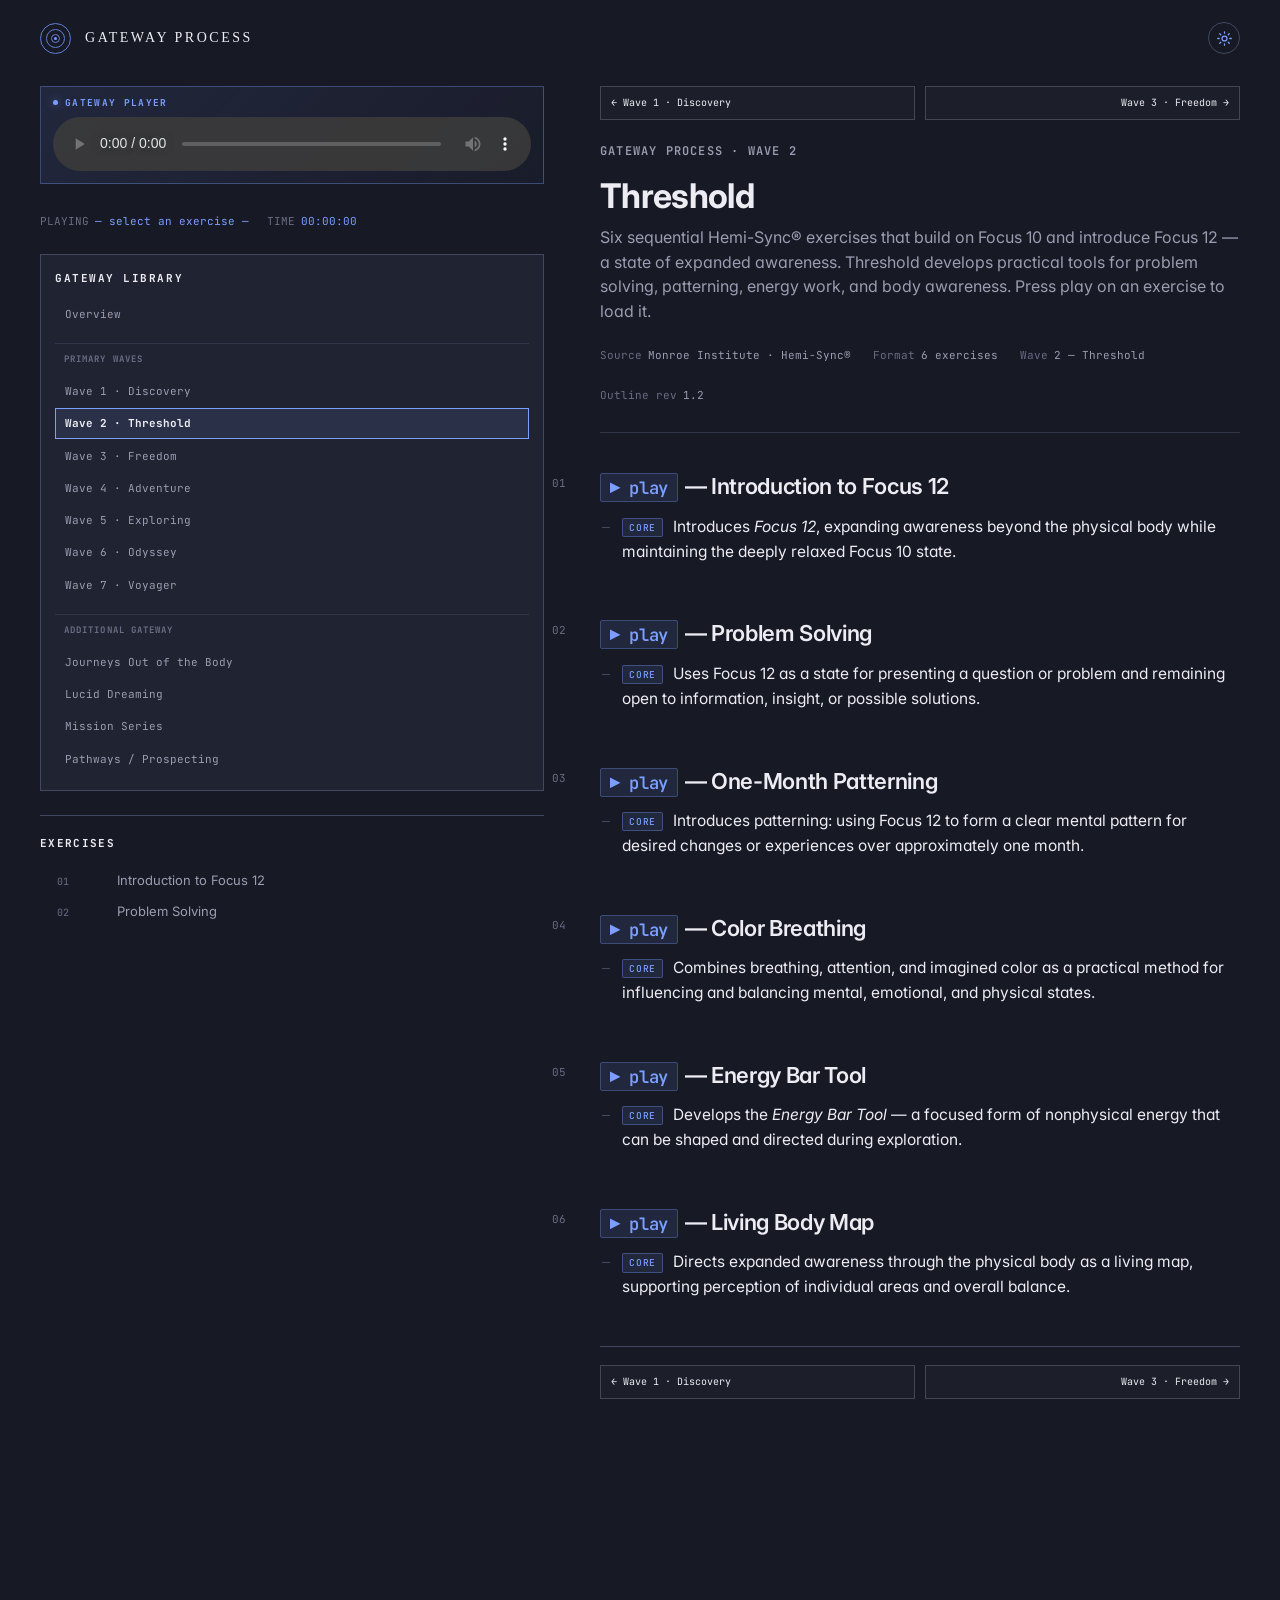
<file: wave-02/index.html>
<!DOCTYPE html>
<html lang="en" data-theme="dark">
<head>
  <meta charset="UTF-8">
  <meta name="viewport" content="width=device-width, initial-scale=1.0">
  <title>Gateway Process · Wave 2 — Threshold</title>
  <link rel="stylesheet" href="../assets/css/main.css?v=gateway-20260919-1718">
  <style>
    /* Audio player overrides for this study (self-hosted audio, no video box) */
    .player-wrap.audio {
      aspect-ratio: auto;
      background: var(--bg-elevated);
      display: flex;
      align-items: center;
      padding: 14px;
    }
    .player-wrap.audio audio { width: 100%; }
    .track {
      font-family: var(--font-mono);
      font-size: 0.78em;
      color: var(--accent);
      text-decoration: none;
      padding: 2px 9px;
      margin-right: 2px;
      border: 1px solid rgba(123, 158, 255, 0.3);
      border-radius: 2px;
      cursor: pointer;
      background: var(--accent-glow);
      white-space: nowrap;
      transition: background 0.12s var(--ease), color 0.12s var(--ease);
    }
    .track:hover { background: rgba(123, 158, 255, 0.24); }
    .track.playing { background: var(--accent); color: var(--bg); }
    .player-meta .now-track { color: var(--accent); }
  </style>
</head>
<body data-lecture="gateway" data-asset-base="../">

<nav class="gateway-site-masthead">
  <a class="gateway-site-brand" href="../index.html">
  <span class="gateway-site-mark" aria-hidden="true"><span></span></span>
  <span class="gateway-site-title">Gateway Process</span>
</a>
  <button class="theme-toggle gateway-theme-toggle" type="button">LIGHT MODE</button>
</nav>

<div class="study-layout">

  <!-- ============ LEFT: STICKY AUDIO + TOC ============ -->
  <aside class="left-col">
    <div class="player-wrap audio gateway-player">
      <div class="gateway-player-label">
        <span class="gateway-player-dot"></span>
        GATEWAY PLAYER
      </div>
      <audio id="media-player" controls preload="none"></audio>
    </div>
    <div class="player-meta">
      <span><span class="label">PLAYING</span><span class="now-track">— select an exercise —</span></span>
      <span><span class="label">TIME</span><span class="now-playing">00:00:00</span></span>
    </div>

    <div class="library-panel">
      <div class="library-label">Gateway Library</div>

      <nav class="library-nav library-nav-stacked">
                <a href="../index.html">Overview</a>

        <div class="library-group-label">Primary Waves</div>
                <a href="../wave-01/">Wave 1 · Discovery</a>
                <a class="active" href="../wave-02/">Wave 2 · Threshold</a>
                <a href="../wave-03/">Wave 3 · Freedom</a>
                <a href="../wave-04/">Wave 4 · Adventure</a>
                <a href="../wave-05/">Wave 5 · Exploring</a>
                <a href="../wave-06/">Wave 6 · Odyssey</a>
                <a href="../wave-07/">Wave 7 · Voyager</a>

        <div class="library-group-label">Additional Gateway</div>
                <a href="../journeys-out-of-the-body/">Journeys Out of the Body</a>
                <a href="../lucid-dreaming/">Lucid Dreaming</a>
                <a href="../mission-series/">Mission Series</a>
                <a href="../pathways-prospecting/">Pathways / Prospecting</a>
      </nav>
    </div>

    <button class="exercise-toggle" type="button" aria-expanded="false">
      <span>Exercises</span>
      <span class="exercise-toggle-mark">＋</span>
    </button>

    <div class="toc-panel">
      <div class="toc-label">Exercises</div>
      <nav class="toc">
        <ul>
          <li><a href="#sec-01"><span class="toc-ts">01</span>Introduction to Focus 12</a></li>
          <li><a href="#sec-02"><span class="toc-ts">02</span>Problem Solving</a></li>
          <li><a href="#sec-03"><span class="toc-ts">03</span>One-Month Patterning</a></li>
          <li><a href="#sec-04"><span class="toc-ts">04</span>Color Breathing</a></li>
          <li><a href="#sec-05"><span class="toc-ts">05</span>Energy Bar Tool</a></li>
          <li><a href="#sec-06"><span class="toc-ts">06</span>Living Body Map</a></li>
        </ul>
      </nav>
    </div>
  </aside>

  <!-- ============ RIGHT: OUTLINE ============ -->
  <main class="right-col">

    <div class="gateway-page-nav">
        <a href="../wave-01/">← Wave 1 · Discovery</a>
<a class="next" href="../wave-03/">Wave 3 · Freedom →</a>
      </div>

    <header class="doc-header">
      <div class="doc-eyebrow">Gateway Process · Wave 2</div>
      <h1 class="doc-title">Threshold</h1>
      <p class="doc-subtitle">
        Six sequential Hemi-Sync® exercises that build on Focus 10 and introduce
        Focus 12 — a state of expanded awareness. Threshold develops practical
        tools for problem solving, patterning, energy work, and body awareness.
        Press play on an exercise to load it.
      </p>
      <div class="doc-meta">
        <div><span class="k">Source</span><span>Monroe Institute · Hemi-Sync®</span></div>
        <div><span class="k">Format</span><span>6 exercises</span></div>
        <div><span class="k">Wave</span><span>2 — Threshold</span></div>
        <div><span class="k">Outline rev</span><span>1.2</span></div>
      </div>
    </header>

    <article class="outline">

      <!-- ============================================================
           THE SIX EXERCISES  (each loads its own audio file)
           ============================================================ -->

      <h2 id="sec-01"><span class="section-num">01</span><a class="track" data-src="https://pub-c74dd85583b44f709966677c67c4c896.r2.dev/waves/wave-02-threshold/01-introduction-to-focus-12.mp3" data-title="01 — Introduction to Focus 12">▶ play</a> — Introduction to Focus 12</h2>
      <ul>
        <li><span class="tag core">CORE</span>Introduces <span class="power">Focus 12</span>, expanding awareness beyond the physical body while maintaining the deeply relaxed Focus 10 state.</li>
      </ul>

      <h2 id="sec-02"><span class="section-num">02</span><a class="track" data-src="https://pub-c74dd85583b44f709966677c67c4c896.r2.dev/waves/wave-02-threshold/02-problem-solving.mp3" data-title="02 — Problem Solving">▶ play</a> — Problem Solving</h2>
      <ul>
        <li><span class="tag core">CORE</span>Uses Focus 12 as a state for presenting a question or problem and remaining open to information, insight, or possible solutions.</li>
      </ul>

      <h2 id="sec-03"><span class="section-num">03</span><a class="track" data-src="https://pub-c74dd85583b44f709966677c67c4c896.r2.dev/waves/wave-02-threshold/03-one-month-patterning.mp3" data-title="03 — One-Month Patterning">▶ play</a> — One-Month Patterning</h2>
      <ul>
        <li><span class="tag core">CORE</span>Introduces patterning: using Focus 12 to form a clear mental pattern for desired changes or experiences over approximately one month.</li>
      </ul>

      <h2 id="sec-04"><span class="section-num">04</span><a class="track" data-src="https://pub-c74dd85583b44f709966677c67c4c896.r2.dev/waves/wave-02-threshold/04-color-breathing.mp3" data-title="04 — Color Breathing">▶ play</a> — Color Breathing</h2>
      <ul>
        <li><span class="tag core">CORE</span>Combines breathing, attention, and imagined color as a practical method for influencing and balancing mental, emotional, and physical states.</li>
      </ul>

      <h2 id="sec-05"><span class="section-num">05</span><a class="track" data-src="https://pub-c74dd85583b44f709966677c67c4c896.r2.dev/waves/wave-02-threshold/05-energy-bar-tool.mp3" data-title="05 — Energy Bar Tool">▶ play</a> — Energy Bar Tool</h2>
      <ul>
        <li><span class="tag core">CORE</span>Develops the <span class="power">Energy Bar Tool</span> — a focused form of nonphysical energy that can be shaped and directed during exploration.</li>
      </ul>

      <h2 id="sec-06"><span class="section-num">06</span><a class="track" data-src="https://pub-c74dd85583b44f709966677c67c4c896.r2.dev/waves/wave-02-threshold/06-living-body-map.mp3" data-title="06 — Living Body Map">▶ play</a> — Living Body Map</h2>
      <ul>
        <li><span class="tag core">CORE</span>Directs expanded awareness through the physical body as a living map, supporting perception of individual areas and overall balance.</li>
      </ul>

      <!-- ============================================================
           TECHNIQUES & TOOLS  (reference)
           ============================================================ -->

      
      <div class="gateway-page-nav bottom">
        <a href="../wave-01/">← Wave 1 · Discovery</a>
<a class="next" href="../wave-03/">Wave 3 · Freedom →</a>
      </div>

    </article>
  </main>

</div>
<script src="../assets/js/player.js?v=gateway-responsive-3"></script>
</body>
</html>
</file>
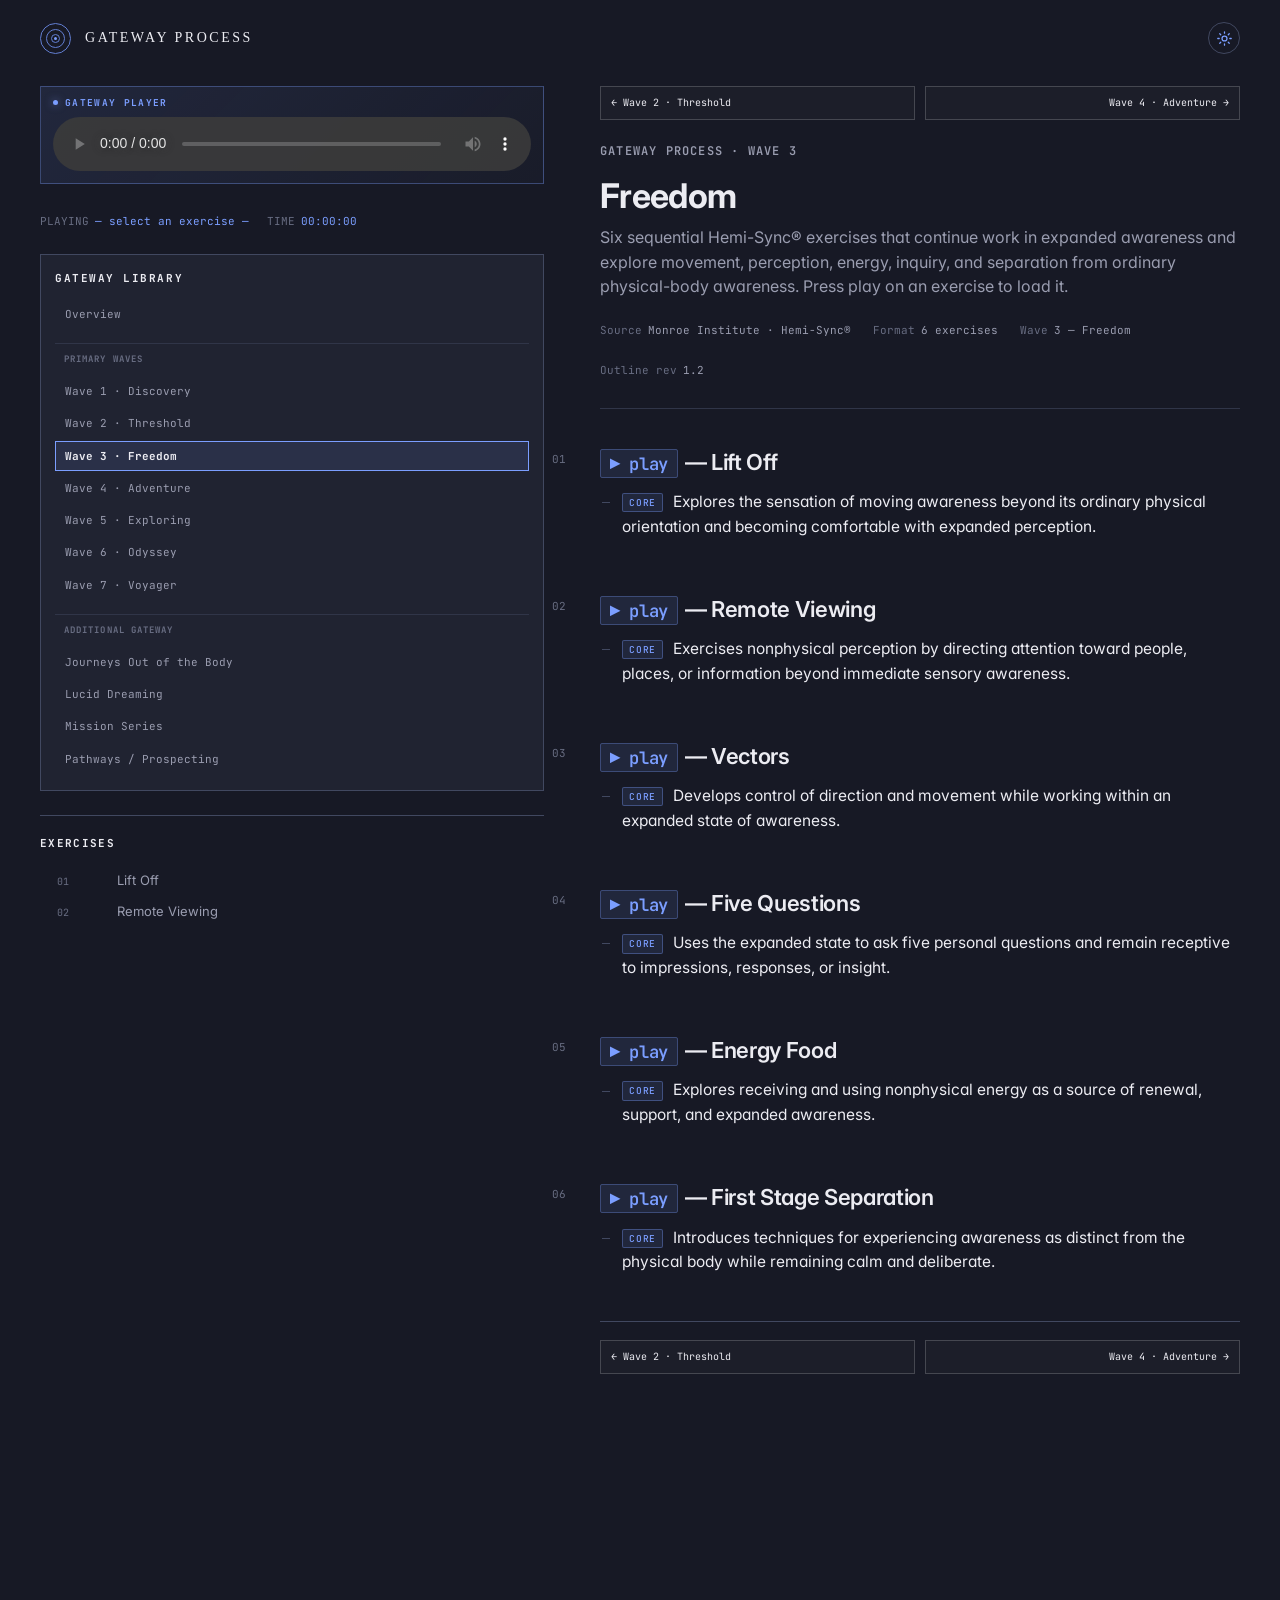
<file: wave-03/index.html>
<!DOCTYPE html>
<html lang="en" data-theme="dark">
<head>
  <meta charset="UTF-8">
  <meta name="viewport" content="width=device-width, initial-scale=1.0">
  <title>Gateway Process · Wave 3 — Freedom</title>
  <link rel="stylesheet" href="../assets/css/main.css?v=gateway-20260919-1718">
  <style>
    /* Audio player overrides for this study (self-hosted audio, no video box) */
    .player-wrap.audio {
      aspect-ratio: auto;
      background: var(--bg-elevated);
      display: flex;
      align-items: center;
      padding: 14px;
    }
    .player-wrap.audio audio { width: 100%; }
    .track {
      font-family: var(--font-mono);
      font-size: 0.78em;
      color: var(--accent);
      text-decoration: none;
      padding: 2px 9px;
      margin-right: 2px;
      border: 1px solid rgba(123, 158, 255, 0.3);
      border-radius: 2px;
      cursor: pointer;
      background: var(--accent-glow);
      white-space: nowrap;
      transition: background 0.12s var(--ease), color 0.12s var(--ease);
    }
    .track:hover { background: rgba(123, 158, 255, 0.24); }
    .track.playing { background: var(--accent); color: var(--bg); }
    .player-meta .now-track { color: var(--accent); }
  </style>
</head>
<body data-lecture="gateway" data-asset-base="../">

<nav class="gateway-site-masthead">
  <a class="gateway-site-brand" href="../index.html">
  <span class="gateway-site-mark" aria-hidden="true"><span></span></span>
  <span class="gateway-site-title">Gateway Process</span>
</a>
  <button class="theme-toggle gateway-theme-toggle" type="button">LIGHT MODE</button>
</nav>

<div class="study-layout">

  <!-- ============ LEFT: STICKY AUDIO + TOC ============ -->
  <aside class="left-col">
    <div class="player-wrap audio gateway-player">
      <div class="gateway-player-label">
        <span class="gateway-player-dot"></span>
        GATEWAY PLAYER
      </div>
      <audio id="media-player" controls preload="none"></audio>
    </div>
    <div class="player-meta">
      <span><span class="label">PLAYING</span><span class="now-track">— select an exercise —</span></span>
      <span><span class="label">TIME</span><span class="now-playing">00:00:00</span></span>
    </div>

    <div class="library-panel">
      <div class="library-label">Gateway Library</div>

      <nav class="library-nav library-nav-stacked">
                <a href="../index.html">Overview</a>

        <div class="library-group-label">Primary Waves</div>
                <a href="../wave-01/">Wave 1 · Discovery</a>
                <a href="../wave-02/">Wave 2 · Threshold</a>
                <a class="active" href="../wave-03/">Wave 3 · Freedom</a>
                <a href="../wave-04/">Wave 4 · Adventure</a>
                <a href="../wave-05/">Wave 5 · Exploring</a>
                <a href="../wave-06/">Wave 6 · Odyssey</a>
                <a href="../wave-07/">Wave 7 · Voyager</a>

        <div class="library-group-label">Additional Gateway</div>
                <a href="../journeys-out-of-the-body/">Journeys Out of the Body</a>
                <a href="../lucid-dreaming/">Lucid Dreaming</a>
                <a href="../mission-series/">Mission Series</a>
                <a href="../pathways-prospecting/">Pathways / Prospecting</a>
      </nav>
    </div>

    <button class="exercise-toggle" type="button" aria-expanded="false">
      <span>Exercises</span>
      <span class="exercise-toggle-mark">＋</span>
    </button>

    <div class="toc-panel">
      <div class="toc-label">Exercises</div>
      <nav class="toc">
        <ul>
          <li><a href="#sec-01"><span class="toc-ts">01</span>Lift Off</a></li>
          <li><a href="#sec-02"><span class="toc-ts">02</span>Remote Viewing</a></li>
          <li><a href="#sec-03"><span class="toc-ts">03</span>Vectors</a></li>
          <li><a href="#sec-04"><span class="toc-ts">04</span>Five Questions</a></li>
          <li><a href="#sec-05"><span class="toc-ts">05</span>Energy Food</a></li>
          <li><a href="#sec-06"><span class="toc-ts">06</span>First Stage Separation</a></li>
        </ul>
      </nav>
    </div>
  </aside>

  <!-- ============ RIGHT: OUTLINE ============ -->
  <main class="right-col">

    <div class="gateway-page-nav">
        <a href="../wave-02/">← Wave 2 · Threshold</a>
<a class="next" href="../wave-04/">Wave 4 · Adventure →</a>
      </div>

    <header class="doc-header">
      <div class="doc-eyebrow">Gateway Process · Wave 3</div>
      <h1 class="doc-title">Freedom</h1>
      <p class="doc-subtitle">
        Six sequential Hemi-Sync® exercises that continue work in expanded
        awareness and explore movement, perception, energy, inquiry, and
        separation from ordinary physical-body awareness. Press play on an
        exercise to load it.
      </p>
      <div class="doc-meta">
        <div><span class="k">Source</span><span>Monroe Institute · Hemi-Sync®</span></div>
        <div><span class="k">Format</span><span>6 exercises</span></div>
        <div><span class="k">Wave</span><span>3 — Freedom</span></div>
        <div><span class="k">Outline rev</span><span>1.2</span></div>
      </div>
    </header>

    <article class="outline">

      <!-- ============================================================
           THE SIX EXERCISES  (each loads its own audio file)
           ============================================================ -->

      <h2 id="sec-01"><span class="section-num">01</span><a class="track" data-src="https://pub-c74dd85583b44f709966677c67c4c896.r2.dev/waves/wave-03-freedom/01-lift-off.mp3" data-title="01 — Lift Off">▶ play</a> — Lift Off</h2>
      <ul>
        <li><span class="tag core">CORE</span>Explores the sensation of moving awareness beyond its ordinary physical orientation and becoming comfortable with expanded perception.</li>
      </ul>

      <h2 id="sec-02"><span class="section-num">02</span><a class="track" data-src="https://pub-c74dd85583b44f709966677c67c4c896.r2.dev/waves/wave-03-freedom/02-remote-viewing.mp3" data-title="02 — Remote Viewing">▶ play</a> — Remote Viewing</h2>
      <ul>
        <li><span class="tag core">CORE</span>Exercises nonphysical perception by directing attention toward people, places, or information beyond immediate sensory awareness.</li>
      </ul>

      <h2 id="sec-03"><span class="section-num">03</span><a class="track" data-src="https://pub-c74dd85583b44f709966677c67c4c896.r2.dev/waves/wave-03-freedom/03-vectors.mp3" data-title="03 — Vectors">▶ play</a> — Vectors</h2>
      <ul>
        <li><span class="tag core">CORE</span>Develops control of direction and movement while working within an expanded state of awareness.</li>
      </ul>

      <h2 id="sec-04"><span class="section-num">04</span><a class="track" data-src="https://pub-c74dd85583b44f709966677c67c4c896.r2.dev/waves/wave-03-freedom/04-five-questions.mp3" data-title="04 — Five Questions">▶ play</a> — Five Questions</h2>
      <ul>
        <li><span class="tag core">CORE</span>Uses the expanded state to ask five personal questions and remain receptive to impressions, responses, or insight.</li>
      </ul>

      <h2 id="sec-05"><span class="section-num">05</span><a class="track" data-src="https://pub-c74dd85583b44f709966677c67c4c896.r2.dev/waves/wave-03-freedom/05-energy-food.mp3" data-title="05 — Energy Food">▶ play</a> — Energy Food</h2>
      <ul>
        <li><span class="tag core">CORE</span>Explores receiving and using nonphysical energy as a source of renewal, support, and expanded awareness.</li>
      </ul>

      <h2 id="sec-06"><span class="section-num">06</span><a class="track" data-src="https://pub-c74dd85583b44f709966677c67c4c896.r2.dev/waves/wave-03-freedom/06-first-stage-separation.mp3" data-title="06 — First Stage Separation">▶ play</a> — First Stage Separation</h2>
      <ul>
        <li><span class="tag core">CORE</span>Introduces techniques for experiencing awareness as distinct from the physical body while remaining calm and deliberate.</li>
      </ul>

      
      <div class="gateway-page-nav bottom">
        <a href="../wave-02/">← Wave 2 · Threshold</a>
<a class="next" href="../wave-04/">Wave 4 · Adventure →</a>
      </div>

    </article>
  </main>

</div>
<script src="../assets/js/player.js?v=gateway-responsive-3"></script>
</body>
</html>
</file>
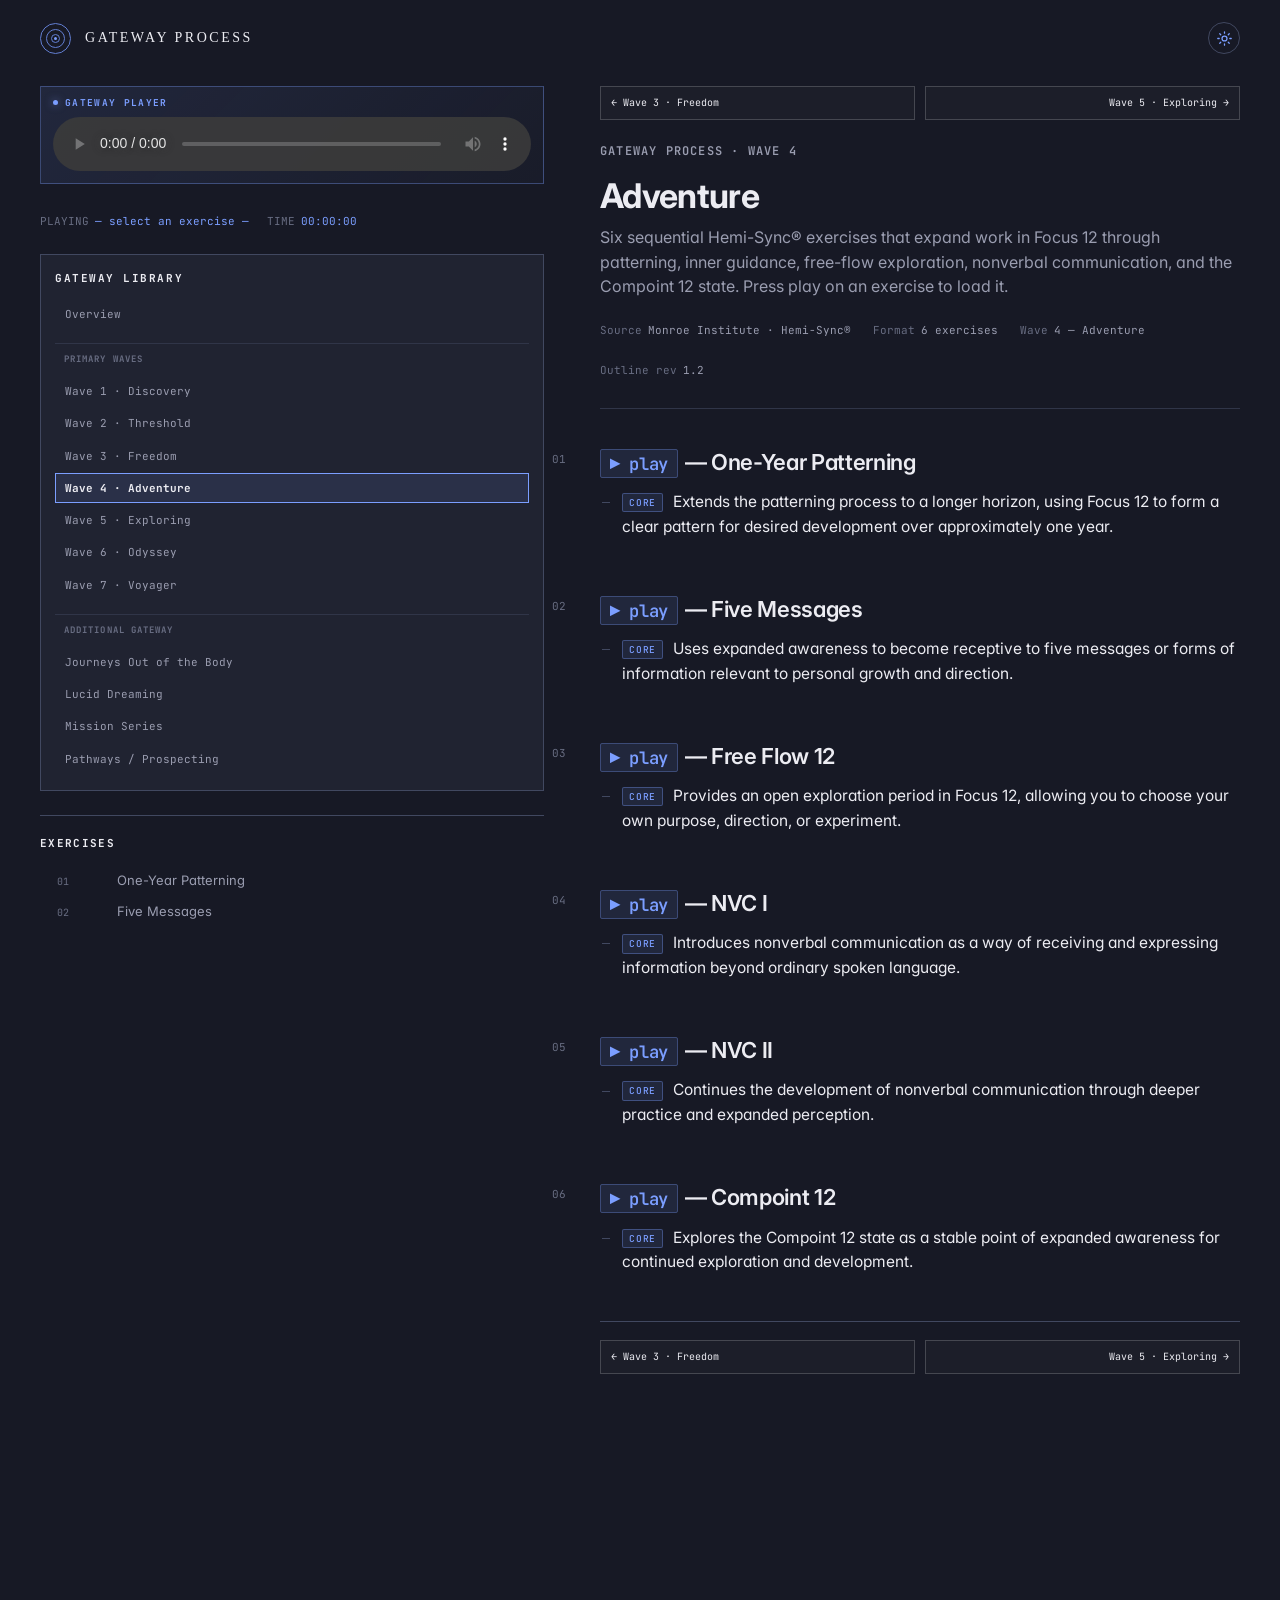
<file: wave-04/index.html>
<!DOCTYPE html>
<html lang="en" data-theme="dark">
<head>
  <meta charset="UTF-8">
  <meta name="viewport" content="width=device-width, initial-scale=1.0">
  <title>Gateway Process · Wave 4 — Adventure</title>
  <link rel="stylesheet" href="../assets/css/main.css?v=gateway-20260919-1718">
  <style>
    /* Audio player overrides for this study (self-hosted audio, no video box) */
    .player-wrap.audio {
      aspect-ratio: auto;
      background: var(--bg-elevated);
      display: flex;
      align-items: center;
      padding: 14px;
    }
    .player-wrap.audio audio { width: 100%; }
    .track {
      font-family: var(--font-mono);
      font-size: 0.78em;
      color: var(--accent);
      text-decoration: none;
      padding: 2px 9px;
      margin-right: 2px;
      border: 1px solid rgba(123, 158, 255, 0.3);
      border-radius: 2px;
      cursor: pointer;
      background: var(--accent-glow);
      white-space: nowrap;
      transition: background 0.12s var(--ease), color 0.12s var(--ease);
    }
    .track:hover { background: rgba(123, 158, 255, 0.24); }
    .track.playing { background: var(--accent); color: var(--bg); }
    .player-meta .now-track { color: var(--accent); }
  </style>
</head>
<body data-lecture="gateway" data-asset-base="../">

<nav class="gateway-site-masthead">
  <a class="gateway-site-brand" href="../index.html">
  <span class="gateway-site-mark" aria-hidden="true"><span></span></span>
  <span class="gateway-site-title">Gateway Process</span>
</a>
  <button class="theme-toggle gateway-theme-toggle" type="button">LIGHT MODE</button>
</nav>

<div class="study-layout">

  <!-- ============ LEFT: STICKY AUDIO + TOC ============ -->
  <aside class="left-col">
    <div class="player-wrap audio gateway-player">
      <div class="gateway-player-label">
        <span class="gateway-player-dot"></span>
        GATEWAY PLAYER
      </div>
      <audio id="media-player" controls preload="none"></audio>
    </div>
    <div class="player-meta">
      <span><span class="label">PLAYING</span><span class="now-track">— select an exercise —</span></span>
      <span><span class="label">TIME</span><span class="now-playing">00:00:00</span></span>
    </div>

    <div class="library-panel">
      <div class="library-label">Gateway Library</div>

      <nav class="library-nav library-nav-stacked">
                <a href="../index.html">Overview</a>

        <div class="library-group-label">Primary Waves</div>
                <a href="../wave-01/">Wave 1 · Discovery</a>
                <a href="../wave-02/">Wave 2 · Threshold</a>
                <a href="../wave-03/">Wave 3 · Freedom</a>
                <a class="active" href="../wave-04/">Wave 4 · Adventure</a>
                <a href="../wave-05/">Wave 5 · Exploring</a>
                <a href="../wave-06/">Wave 6 · Odyssey</a>
                <a href="../wave-07/">Wave 7 · Voyager</a>

        <div class="library-group-label">Additional Gateway</div>
                <a href="../journeys-out-of-the-body/">Journeys Out of the Body</a>
                <a href="../lucid-dreaming/">Lucid Dreaming</a>
                <a href="../mission-series/">Mission Series</a>
                <a href="../pathways-prospecting/">Pathways / Prospecting</a>
      </nav>
    </div>

    <button class="exercise-toggle" type="button" aria-expanded="false">
      <span>Exercises</span>
      <span class="exercise-toggle-mark">＋</span>
    </button>

    <div class="toc-panel">
      <div class="toc-label">Exercises</div>
      <nav class="toc">
        <ul>
          <li><a href="#sec-01"><span class="toc-ts">01</span>One-Year Patterning</a></li>
          <li><a href="#sec-02"><span class="toc-ts">02</span>Five Messages</a></li>
          <li><a href="#sec-03"><span class="toc-ts">03</span>Free Flow 12</a></li>
          <li><a href="#sec-04"><span class="toc-ts">04</span>NVC I</a></li>
          <li><a href="#sec-05"><span class="toc-ts">05</span>NVC II</a></li>
          <li><a href="#sec-06"><span class="toc-ts">06</span>Compoint 12</a></li>
        </ul>
      </nav>
    </div>
  </aside>

  <!-- ============ RIGHT: OUTLINE ============ -->
  <main class="right-col">

    <div class="gateway-page-nav">
        <a href="../wave-03/">← Wave 3 · Freedom</a>
<a class="next" href="../wave-05/">Wave 5 · Exploring →</a>
      </div>

    <header class="doc-header">
      <div class="doc-eyebrow">Gateway Process · Wave 4</div>
      <h1 class="doc-title">Adventure</h1>
      <p class="doc-subtitle">
        Six sequential Hemi-Sync® exercises that expand work in Focus 12 through
        patterning, inner guidance, free-flow exploration, nonverbal communication,
        and the Compoint 12 state. Press play on an exercise to load it.
      </p>
      <div class="doc-meta">
        <div><span class="k">Source</span><span>Monroe Institute · Hemi-Sync®</span></div>
        <div><span class="k">Format</span><span>6 exercises</span></div>
        <div><span class="k">Wave</span><span>4 — Adventure</span></div>
        <div><span class="k">Outline rev</span><span>1.2</span></div>
      </div>
    </header>

    <article class="outline">

      <!-- ============================================================
           THE SIX EXERCISES  (each loads its own audio file)
           ============================================================ -->

      <h2 id="sec-01"><span class="section-num">01</span><a class="track" data-src="https://pub-c74dd85583b44f709966677c67c4c896.r2.dev/waves/wave-04-adventure/01-one-year-patterning.mp3" data-title="01 — One-Year Patterning">▶ play</a> — One-Year Patterning</h2>
      <ul>
        <li><span class="tag core">CORE</span>Extends the patterning process to a longer horizon, using Focus 12 to form a clear pattern for desired development over approximately one year.</li>
      </ul>

      <h2 id="sec-02"><span class="section-num">02</span><a class="track" data-src="https://pub-c74dd85583b44f709966677c67c4c896.r2.dev/waves/wave-04-adventure/02-five-messages.mp3" data-title="02 — Five Messages">▶ play</a> — Five Messages</h2>
      <ul>
        <li><span class="tag core">CORE</span>Uses expanded awareness to become receptive to five messages or forms of information relevant to personal growth and direction.</li>
      </ul>

      <h2 id="sec-03"><span class="section-num">03</span><a class="track" data-src="https://pub-c74dd85583b44f709966677c67c4c896.r2.dev/waves/wave-04-adventure/03-free-flow-12.mp3" data-title="03 — Free Flow 12">▶ play</a> — Free Flow 12</h2>
      <ul>
        <li><span class="tag core">CORE</span>Provides an open exploration period in Focus 12, allowing you to choose your own purpose, direction, or experiment.</li>
      </ul>

      <h2 id="sec-04"><span class="section-num">04</span><a class="track" data-src="https://pub-c74dd85583b44f709966677c67c4c896.r2.dev/waves/wave-04-adventure/04-nvc-1.mp3" data-title="04 — NVC I">▶ play</a> — NVC I</h2>
      <ul>
        <li><span class="tag core">CORE</span>Introduces nonverbal communication as a way of receiving and expressing information beyond ordinary spoken language.</li>
      </ul>

      <h2 id="sec-05"><span class="section-num">05</span><a class="track" data-src="https://pub-c74dd85583b44f709966677c67c4c896.r2.dev/waves/wave-04-adventure/05-nvc-2.mp3" data-title="05 — NVC II">▶ play</a> — NVC II</h2>
      <ul>
        <li><span class="tag core">CORE</span>Continues the development of nonverbal communication through deeper practice and expanded perception.</li>
      </ul>

      <h2 id="sec-06"><span class="section-num">06</span><a class="track" data-src="https://pub-c74dd85583b44f709966677c67c4c896.r2.dev/waves/wave-04-adventure/06-compoint-12.mp3" data-title="06 — Compoint 12">▶ play</a> — Compoint 12</h2>
      <ul>
        <li><span class="tag core">CORE</span>Explores the Compoint 12 state as a stable point of expanded awareness for continued exploration and development.</li>
      </ul>

      <div class="gateway-page-nav bottom">
        <a href="../wave-03/">← Wave 3 · Freedom</a>
<a class="next" href="../wave-05/">Wave 5 · Exploring →</a>
      </div>

    </article>
  </main>

</div>
<script src="../assets/js/player.js?v=gateway-responsive-3"></script>
</body>
</html>
</file>
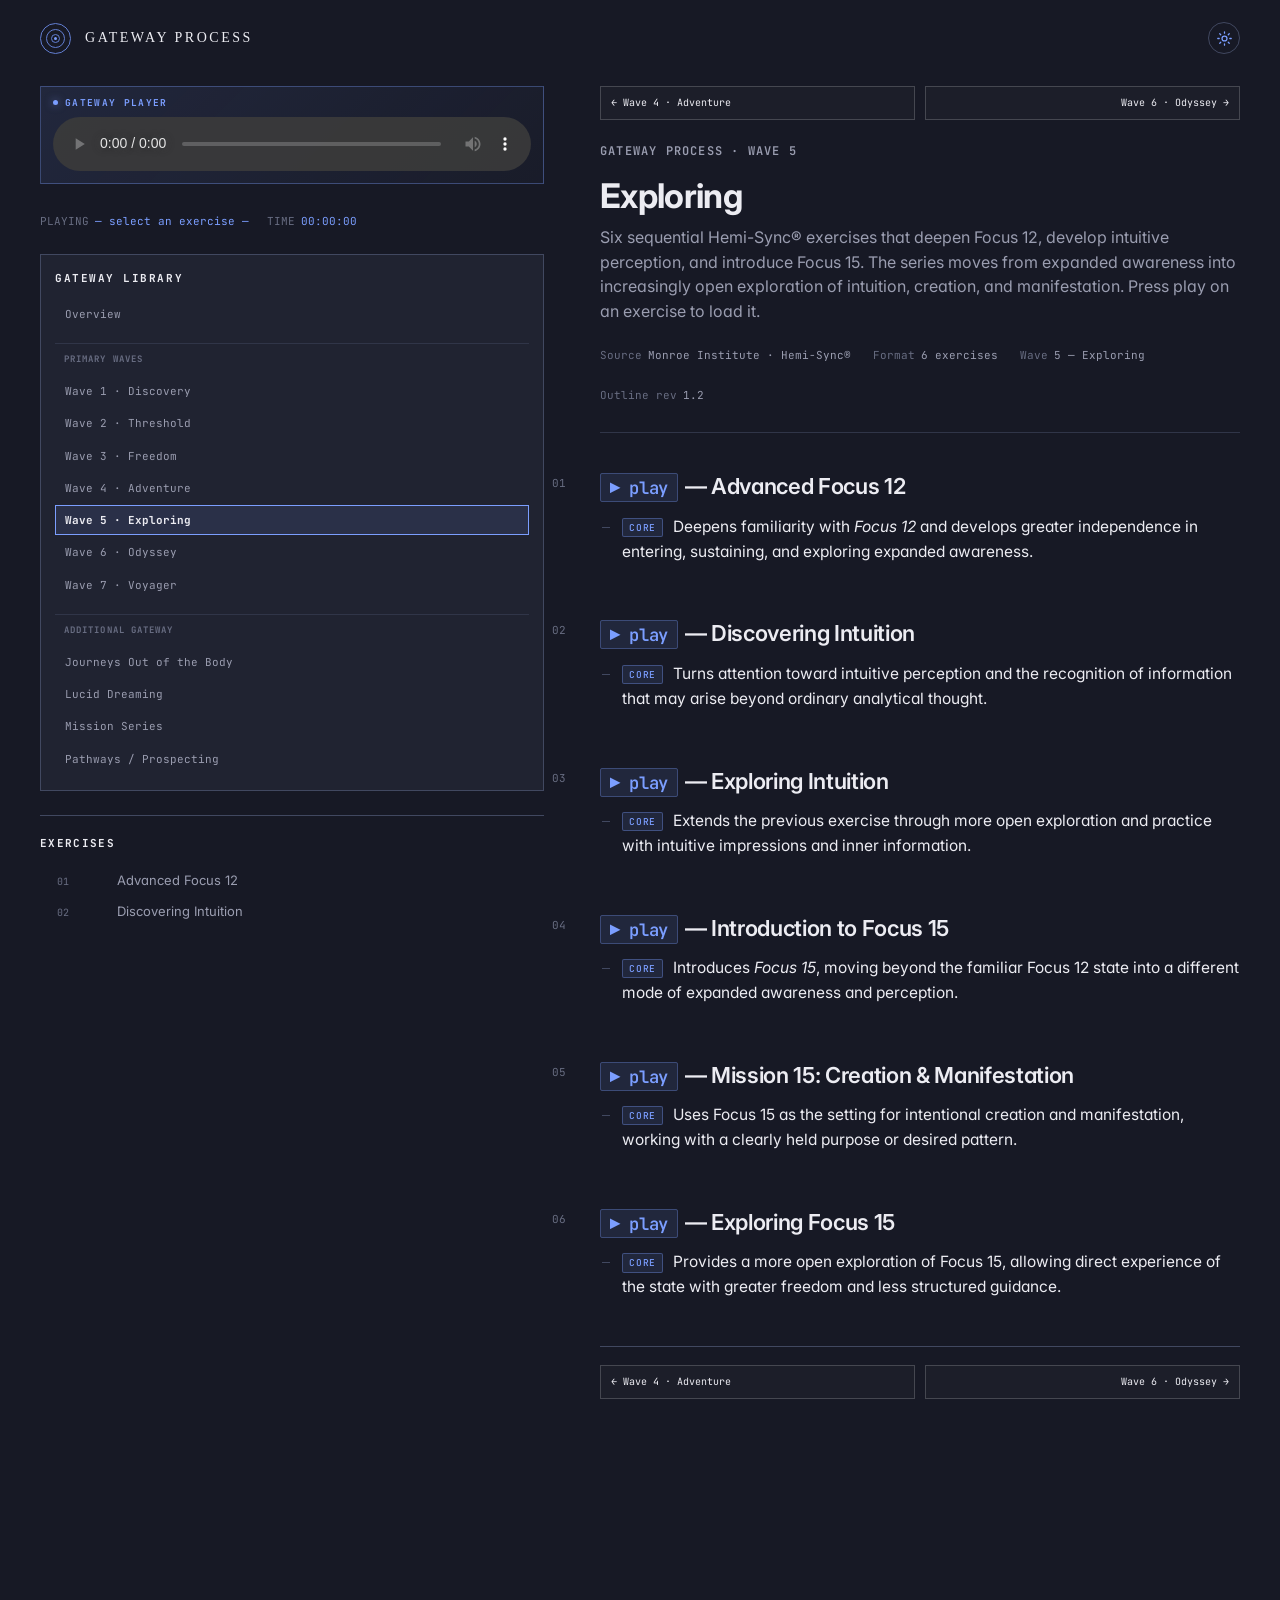
<file: wave-05/index.html>
<!DOCTYPE html>
<html lang="en" data-theme="dark">
<head>
  <meta charset="UTF-8">
  <meta name="viewport" content="width=device-width, initial-scale=1.0">
  <title>Gateway Process · Wave 5 — Exploring</title>
  <link rel="stylesheet" href="../assets/css/main.css?v=gateway-20260919-1718">
  <style>
    /* Audio player overrides for this study (self-hosted audio, no video box) */
    .player-wrap.audio {
      aspect-ratio: auto;
      background: var(--bg-elevated);
      display: flex;
      align-items: center;
      padding: 14px;
    }
    .player-wrap.audio audio { width: 100%; }
    .track {
      font-family: var(--font-mono);
      font-size: 0.78em;
      color: var(--accent);
      text-decoration: none;
      padding: 2px 9px;
      margin-right: 2px;
      border: 1px solid rgba(123, 158, 255, 0.3);
      border-radius: 2px;
      cursor: pointer;
      background: var(--accent-glow);
      white-space: nowrap;
      transition: background 0.12s var(--ease), color 0.12s var(--ease);
    }
    .track:hover { background: rgba(123, 158, 255, 0.24); }
    .track.playing { background: var(--accent); color: var(--bg); }
    .player-meta .now-track { color: var(--accent); }
  </style>
</head>
<body data-lecture="gateway" data-asset-base="../">

<nav class="gateway-site-masthead">
  <a class="gateway-site-brand" href="../index.html">
  <span class="gateway-site-mark" aria-hidden="true"><span></span></span>
  <span class="gateway-site-title">Gateway Process</span>
</a>
  <button class="theme-toggle gateway-theme-toggle" type="button">LIGHT MODE</button>
</nav>

<div class="study-layout">

  <!-- ============ LEFT: STICKY AUDIO + TOC ============ -->
  <aside class="left-col">
    <div class="player-wrap audio gateway-player">
      <div class="gateway-player-label">
        <span class="gateway-player-dot"></span>
        GATEWAY PLAYER
      </div>
      <audio id="media-player" controls preload="none"></audio>
    </div>
    <div class="player-meta">
      <span><span class="label">PLAYING</span><span class="now-track">— select an exercise —</span></span>
      <span><span class="label">TIME</span><span class="now-playing">00:00:00</span></span>
    </div>

    <div class="library-panel">
      <div class="library-label">Gateway Library</div>

      <nav class="library-nav library-nav-stacked">
                <a href="../index.html">Overview</a>

        <div class="library-group-label">Primary Waves</div>
                <a href="../wave-01/">Wave 1 · Discovery</a>
                <a href="../wave-02/">Wave 2 · Threshold</a>
                <a href="../wave-03/">Wave 3 · Freedom</a>
                <a href="../wave-04/">Wave 4 · Adventure</a>
                <a class="active" href="../wave-05/">Wave 5 · Exploring</a>
                <a href="../wave-06/">Wave 6 · Odyssey</a>
                <a href="../wave-07/">Wave 7 · Voyager</a>

        <div class="library-group-label">Additional Gateway</div>
                <a href="../journeys-out-of-the-body/">Journeys Out of the Body</a>
                <a href="../lucid-dreaming/">Lucid Dreaming</a>
                <a href="../mission-series/">Mission Series</a>
                <a href="../pathways-prospecting/">Pathways / Prospecting</a>
      </nav>
    </div>

    <button class="exercise-toggle" type="button" aria-expanded="false">
      <span>Exercises</span>
      <span class="exercise-toggle-mark">＋</span>
    </button>

    <div class="toc-panel">
      <div class="toc-label">Exercises</div>
      <nav class="toc">
        <ul>
          <li><a href="#sec-01"><span class="toc-ts">01</span>Advanced Focus 12</a></li>
          <li><a href="#sec-02"><span class="toc-ts">02</span>Discovering Intuition</a></li>
          <li><a href="#sec-03"><span class="toc-ts">03</span>Exploring Intuition</a></li>
          <li><a href="#sec-04"><span class="toc-ts">04</span>Introduction to Focus 15</a></li>
          <li><a href="#sec-05"><span class="toc-ts">05</span>Mission 15</a></li>
          <li><a href="#sec-06"><span class="toc-ts">06</span>Exploring Focus 15</a></li>
        </ul>
      </nav>
    </div>
  </aside>

  <!-- ============ RIGHT: OUTLINE ============ -->
  <main class="right-col">

    <div class="gateway-page-nav">
        <a href="../wave-04/">← Wave 4 · Adventure</a>
<a class="next" href="../wave-06/">Wave 6 · Odyssey →</a>
      </div>

    <header class="doc-header">
      <div class="doc-eyebrow">Gateway Process · Wave 5</div>
      <h1 class="doc-title">Exploring</h1>
      <p class="doc-subtitle">
        Six sequential Hemi-Sync® exercises that deepen Focus 12, develop
        intuitive perception, and introduce Focus 15. The series moves from
        expanded awareness into increasingly open exploration of intuition,
        creation, and manifestation. Press play on an exercise to load it.
      </p>
      <div class="doc-meta">
        <div><span class="k">Source</span><span>Monroe Institute · Hemi-Sync®</span></div>
        <div><span class="k">Format</span><span>6 exercises</span></div>
        <div><span class="k">Wave</span><span>5 — Exploring</span></div>
        <div><span class="k">Outline rev</span><span>1.2</span></div>
      </div>
    </header>

    <article class="outline">

      <!-- ============================================================
           THE SIX EXERCISES  (each loads its own audio file)
           ============================================================ -->

      <h2 id="sec-01"><span class="section-num">01</span><a class="track" data-src="https://pub-c74dd85583b44f709966677c67c4c896.r2.dev/waves/wave-05-exploring/01-advanced-focus-12.mp3" data-title="01 — Advanced Focus 12">▶ play</a> — Advanced Focus 12</h2>
      <ul>
        <li><span class="tag core">CORE</span>Deepens familiarity with <span class="power">Focus 12</span> and develops greater independence in entering, sustaining, and exploring expanded awareness.</li>
      </ul>

      <h2 id="sec-02"><span class="section-num">02</span><a class="track" data-src="https://pub-c74dd85583b44f709966677c67c4c896.r2.dev/waves/wave-05-exploring/02-discovering-intuition.mp3" data-title="02 — Discovering Intuition">▶ play</a> — Discovering Intuition</h2>
      <ul>
        <li><span class="tag core">CORE</span>Turns attention toward intuitive perception and the recognition of information that may arise beyond ordinary analytical thought.</li>
      </ul>

      <h2 id="sec-03"><span class="section-num">03</span><a class="track" data-src="https://pub-c74dd85583b44f709966677c67c4c896.r2.dev/waves/wave-05-exploring/03-exploring-intuition.mp3" data-title="03 — Exploring Intuition">▶ play</a> — Exploring Intuition</h2>
      <ul>
        <li><span class="tag core">CORE</span>Extends the previous exercise through more open exploration and practice with intuitive impressions and inner information.</li>
      </ul>

      <h2 id="sec-04"><span class="section-num">04</span><a class="track" data-src="https://pub-c74dd85583b44f709966677c67c4c896.r2.dev/waves/wave-05-exploring/04-introduction-to-focus-15.mp3" data-title="04 — Introduction to Focus 15">▶ play</a> — Introduction to Focus 15</h2>
      <ul>
        <li><span class="tag core">CORE</span>Introduces <span class="power">Focus 15</span>, moving beyond the familiar Focus 12 state into a different mode of expanded awareness and perception.</li>
      </ul>

      <h2 id="sec-05"><span class="section-num">05</span><a class="track" data-src="https://pub-c74dd85583b44f709966677c67c4c896.r2.dev/waves/wave-05-exploring/05-mission-15-creation-and-manifestation.mp3" data-title="05 — Mission 15: Creation &amp; Manifestation">▶ play</a> — Mission 15: Creation &amp; Manifestation</h2>
      <ul>
        <li><span class="tag core">CORE</span>Uses Focus 15 as the setting for intentional creation and manifestation, working with a clearly held purpose or desired pattern.</li>
      </ul>

      <h2 id="sec-06"><span class="section-num">06</span><a class="track" data-src="https://pub-c74dd85583b44f709966677c67c4c896.r2.dev/waves/wave-05-exploring/06-exploring-focus-15.mp3" data-title="06 — Exploring Focus 15">▶ play</a> — Exploring Focus 15</h2>
      <ul>
        <li><span class="tag core">CORE</span>Provides a more open exploration of Focus 15, allowing direct experience of the state with greater freedom and less structured guidance.</li>
      </ul>

      <div class="gateway-page-nav bottom">
        <a href="../wave-04/">← Wave 4 · Adventure</a>
<a class="next" href="../wave-06/">Wave 6 · Odyssey →</a>
      </div>

    </article>
  </main>

</div>
<script src="../assets/js/player.js?v=gateway-responsive-3"></script>
</body>
</html>
</file>
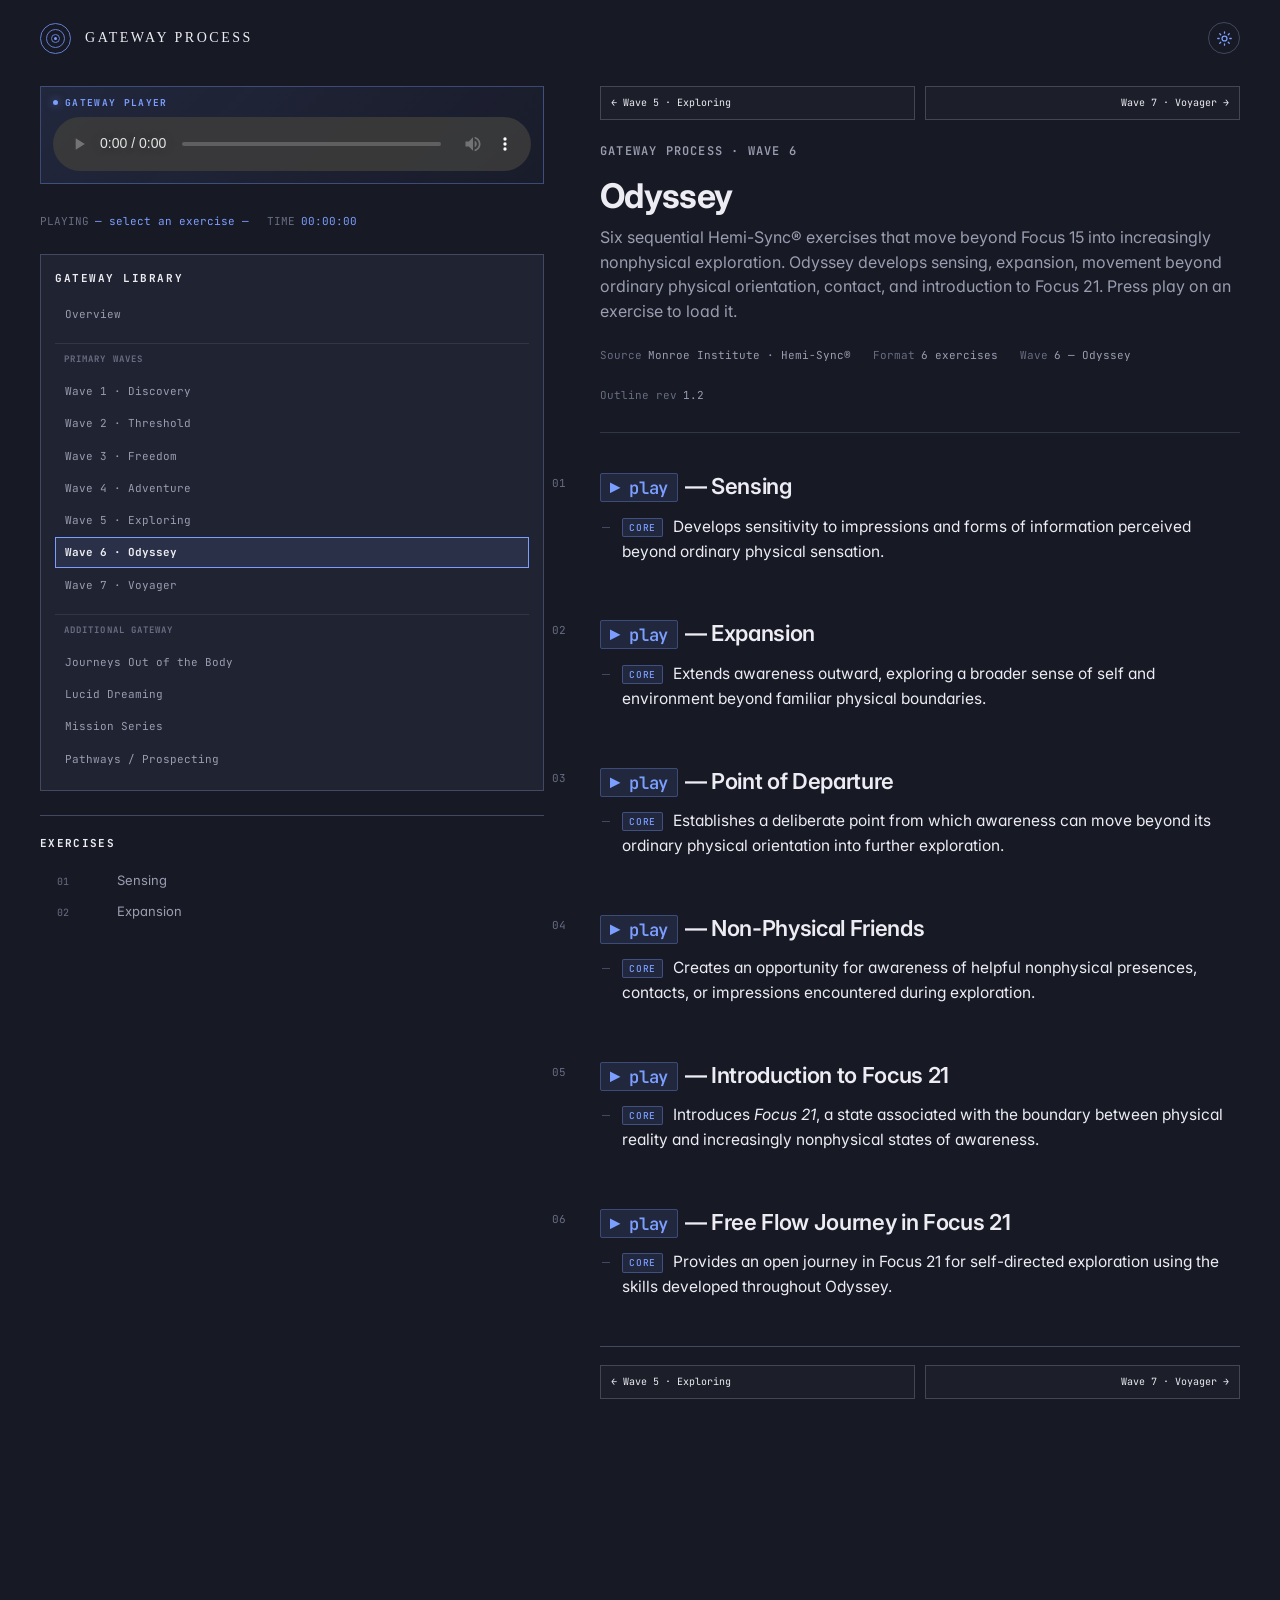
<file: wave-06/index.html>
<!DOCTYPE html>
<html lang="en" data-theme="dark">
<head>
  <meta charset="UTF-8">
  <meta name="viewport" content="width=device-width, initial-scale=1.0">
  <title>Gateway Process · Wave 6 — Odyssey</title>
  <link rel="stylesheet" href="../assets/css/main.css?v=gateway-20260919-1718">
  <style>
    /* Audio player overrides for this study (self-hosted audio, no video box) */
    .player-wrap.audio {
      aspect-ratio: auto;
      background: var(--bg-elevated);
      display: flex;
      align-items: center;
      padding: 14px;
    }
    .player-wrap.audio audio { width: 100%; }
    .track {
      font-family: var(--font-mono);
      font-size: 0.78em;
      color: var(--accent);
      text-decoration: none;
      padding: 2px 9px;
      margin-right: 2px;
      border: 1px solid rgba(123, 158, 255, 0.3);
      border-radius: 2px;
      cursor: pointer;
      background: var(--accent-glow);
      white-space: nowrap;
      transition: background 0.12s var(--ease), color 0.12s var(--ease);
    }
    .track:hover { background: rgba(123, 158, 255, 0.24); }
    .track.playing { background: var(--accent); color: var(--bg); }
    .player-meta .now-track { color: var(--accent); }
  </style>
</head>
<body data-lecture="gateway" data-asset-base="../">

<nav class="gateway-site-masthead">
  <a class="gateway-site-brand" href="../index.html">
  <span class="gateway-site-mark" aria-hidden="true"><span></span></span>
  <span class="gateway-site-title">Gateway Process</span>
</a>
  <button class="theme-toggle gateway-theme-toggle" type="button">LIGHT MODE</button>
</nav>

<div class="study-layout">

  <!-- ============ LEFT: STICKY AUDIO + TOC ============ -->
  <aside class="left-col">
    <div class="player-wrap audio gateway-player">
      <div class="gateway-player-label">
        <span class="gateway-player-dot"></span>
        GATEWAY PLAYER
      </div>
      <audio id="media-player" controls preload="none"></audio>
    </div>
    <div class="player-meta">
      <span><span class="label">PLAYING</span><span class="now-track">— select an exercise —</span></span>
      <span><span class="label">TIME</span><span class="now-playing">00:00:00</span></span>
    </div>

    <div class="library-panel">
      <div class="library-label">Gateway Library</div>

      <nav class="library-nav library-nav-stacked">
                <a href="../index.html">Overview</a>

        <div class="library-group-label">Primary Waves</div>
                <a href="../wave-01/">Wave 1 · Discovery</a>
                <a href="../wave-02/">Wave 2 · Threshold</a>
                <a href="../wave-03/">Wave 3 · Freedom</a>
                <a href="../wave-04/">Wave 4 · Adventure</a>
                <a href="../wave-05/">Wave 5 · Exploring</a>
                <a class="active" href="../wave-06/">Wave 6 · Odyssey</a>
                <a href="../wave-07/">Wave 7 · Voyager</a>

        <div class="library-group-label">Additional Gateway</div>
                <a href="../journeys-out-of-the-body/">Journeys Out of the Body</a>
                <a href="../lucid-dreaming/">Lucid Dreaming</a>
                <a href="../mission-series/">Mission Series</a>
                <a href="../pathways-prospecting/">Pathways / Prospecting</a>
      </nav>
    </div>

    <button class="exercise-toggle" type="button" aria-expanded="false">
      <span>Exercises</span>
      <span class="exercise-toggle-mark">＋</span>
    </button>

    <div class="toc-panel">
      <div class="toc-label">Exercises</div>
      <nav class="toc">
        <ul>
          <li><a href="#sec-01"><span class="toc-ts">01</span>Sensing</a></li>
          <li><a href="#sec-02"><span class="toc-ts">02</span>Expansion</a></li>
          <li><a href="#sec-03"><span class="toc-ts">03</span>Point of Departure</a></li>
          <li><a href="#sec-04"><span class="toc-ts">04</span>Non-Physical Friends</a></li>
          <li><a href="#sec-05"><span class="toc-ts">05</span>Introduction to Focus 21</a></li>
          <li><a href="#sec-06"><span class="toc-ts">06</span>Free Flow Journey in Focus 21</a></li>
        </ul>
      </nav>
    </div>
  </aside>

  <!-- ============ RIGHT: OUTLINE ============ -->
  <main class="right-col">

    <div class="gateway-page-nav">
        <a href="../wave-05/">← Wave 5 · Exploring</a>
<a class="next" href="../wave-07/">Wave 7 · Voyager →</a>
      </div>

    <header class="doc-header">
      <div class="doc-eyebrow">Gateway Process · Wave 6</div>
      <h1 class="doc-title">Odyssey</h1>
      <p class="doc-subtitle">
        Six sequential Hemi-Sync® exercises that move beyond Focus 15 into
        increasingly nonphysical exploration. Odyssey develops sensing,
        expansion, movement beyond ordinary physical orientation, contact,
        and introduction to Focus 21. Press play on an exercise to load it.
      </p>
      <div class="doc-meta">
        <div><span class="k">Source</span><span>Monroe Institute · Hemi-Sync®</span></div>
        <div><span class="k">Format</span><span>6 exercises</span></div>
        <div><span class="k">Wave</span><span>6 — Odyssey</span></div>
        <div><span class="k">Outline rev</span><span>1.2</span></div>
      </div>
    </header>

    <article class="outline">

      <!-- ============================================================
           THE SIX EXERCISES  (each loads its own audio file)
           ============================================================ -->

      <h2 id="sec-01"><span class="section-num">01</span><a class="track" data-src="https://pub-c74dd85583b44f709966677c67c4c896.r2.dev/waves/wave-06-odyssey/01-sensing.mp3" data-title="01 — Sensing">▶ play</a> — Sensing</h2>
      <ul>
        <li><span class="tag core">CORE</span>Develops sensitivity to impressions and forms of information perceived beyond ordinary physical sensation.</li>
      </ul>

      <h2 id="sec-02"><span class="section-num">02</span><a class="track" data-src="https://pub-c74dd85583b44f709966677c67c4c896.r2.dev/waves/wave-06-odyssey/02-expansion.mp3" data-title="02 — Expansion">▶ play</a> — Expansion</h2>
      <ul>
        <li><span class="tag core">CORE</span>Extends awareness outward, exploring a broader sense of self and environment beyond familiar physical boundaries.</li>
      </ul>

      <h2 id="sec-03"><span class="section-num">03</span><a class="track" data-src="https://pub-c74dd85583b44f709966677c67c4c896.r2.dev/waves/wave-06-odyssey/03-point-of-departure.mp3" data-title="03 — Point of Departure">▶ play</a> — Point of Departure</h2>
      <ul>
        <li><span class="tag core">CORE</span>Establishes a deliberate point from which awareness can move beyond its ordinary physical orientation into further exploration.</li>
      </ul>

      <h2 id="sec-04"><span class="section-num">04</span><a class="track" data-src="https://pub-c74dd85583b44f709966677c67c4c896.r2.dev/waves/wave-06-odyssey/04-non-physical-friends.mp3" data-title="04 — Non-Physical Friends">▶ play</a> — Non-Physical Friends</h2>
      <ul>
        <li><span class="tag core">CORE</span>Creates an opportunity for awareness of helpful nonphysical presences, contacts, or impressions encountered during exploration.</li>
      </ul>

      <h2 id="sec-05"><span class="section-num">05</span><a class="track" data-src="https://pub-c74dd85583b44f709966677c67c4c896.r2.dev/waves/wave-06-odyssey/05-introduction-to-focus-21.mp3" data-title="05 — Introduction to Focus 21">▶ play</a> — Introduction to Focus 21</h2>
      <ul>
        <li><span class="tag core">CORE</span>Introduces <span class="power">Focus 21</span>, a state associated with the boundary between physical reality and increasingly nonphysical states of awareness.</li>
      </ul>

      <h2 id="sec-06"><span class="section-num">06</span><a class="track" data-src="https://pub-c74dd85583b44f709966677c67c4c896.r2.dev/waves/wave-06-odyssey/06-free-flow-journey-in-focus-21.mp3" data-title="06 — Free Flow Journey in Focus 21">▶ play</a> — Free Flow Journey in Focus 21</h2>
      <ul>
        <li><span class="tag core">CORE</span>Provides an open journey in Focus 21 for self-directed exploration using the skills developed throughout Odyssey.</li>
      </ul>

      <div class="gateway-page-nav bottom">
        <a href="../wave-05/">← Wave 5 · Exploring</a>
<a class="next" href="../wave-07/">Wave 7 · Voyager →</a>
      </div>

    </article>
  </main>

</div>
<script src="../assets/js/player.js?v=gateway-responsive-3"></script>
</body>
</html>
</file>
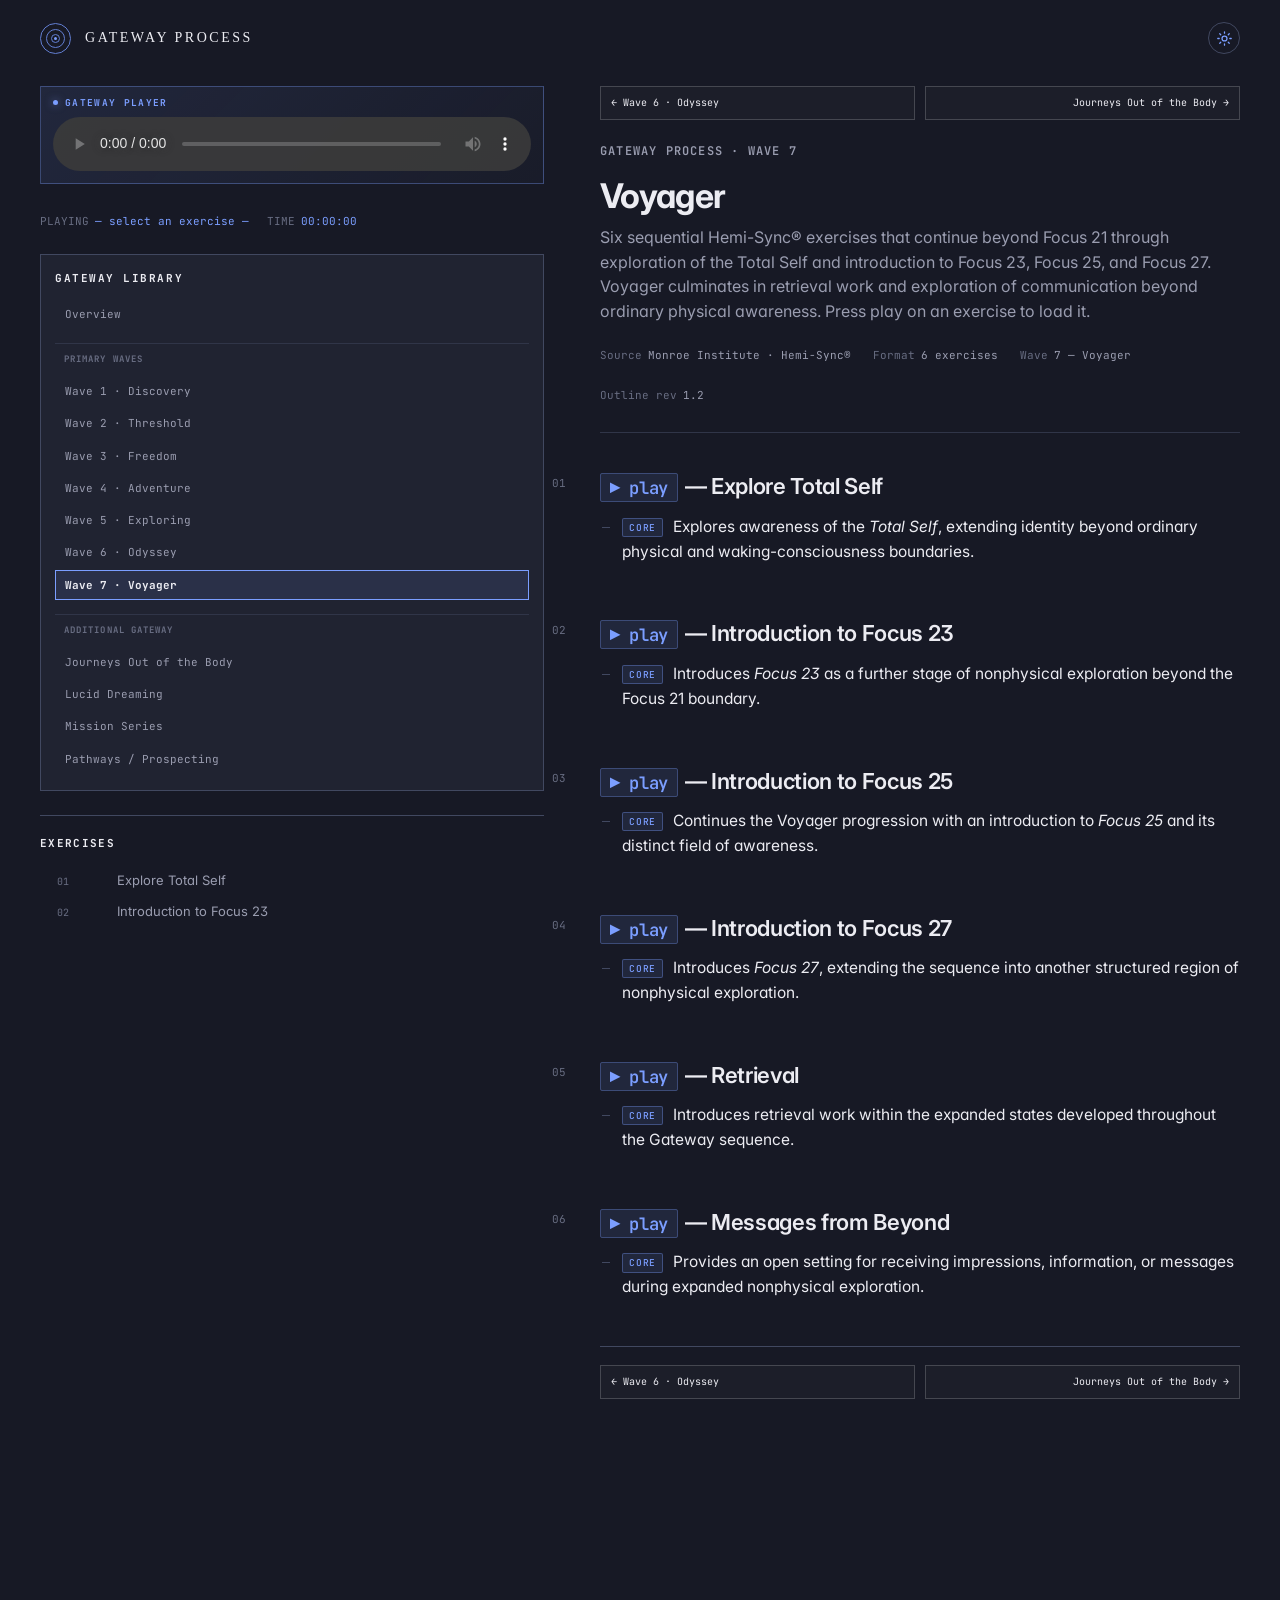
<file: wave-07/index.html>
<!DOCTYPE html>
<html lang="en" data-theme="dark">
<head>
  <meta charset="UTF-8">
  <meta name="viewport" content="width=device-width, initial-scale=1.0">
  <title>Gateway Process · Wave 7 — Voyager</title>
  <link rel="stylesheet" href="../assets/css/main.css?v=gateway-20260919-1718">
  <style>
    /* Audio player overrides for this study (self-hosted audio, no video box) */
    .player-wrap.audio {
      aspect-ratio: auto;
      background: var(--bg-elevated);
      display: flex;
      align-items: center;
      padding: 14px;
    }
    .player-wrap.audio audio { width: 100%; }
    .track {
      font-family: var(--font-mono);
      font-size: 0.78em;
      color: var(--accent);
      text-decoration: none;
      padding: 2px 9px;
      margin-right: 2px;
      border: 1px solid rgba(123, 158, 255, 0.3);
      border-radius: 2px;
      cursor: pointer;
      background: var(--accent-glow);
      white-space: nowrap;
      transition: background 0.12s var(--ease), color 0.12s var(--ease);
    }
    .track:hover { background: rgba(123, 158, 255, 0.24); }
    .track.playing { background: var(--accent); color: var(--bg); }
    .player-meta .now-track { color: var(--accent); }
  </style>
</head>
<body data-lecture="gateway" data-asset-base="../">

<nav class="gateway-site-masthead">
  <a class="gateway-site-brand" href="../index.html">
  <span class="gateway-site-mark" aria-hidden="true"><span></span></span>
  <span class="gateway-site-title">Gateway Process</span>
</a>
  <button class="theme-toggle gateway-theme-toggle" type="button">LIGHT MODE</button>
</nav>

<div class="study-layout">

  <!-- ============ LEFT: STICKY AUDIO + TOC ============ -->
  <aside class="left-col">
    <div class="player-wrap audio gateway-player">
      <div class="gateway-player-label">
        <span class="gateway-player-dot"></span>
        GATEWAY PLAYER
      </div>
      <audio id="media-player" controls preload="none"></audio>
    </div>
    <div class="player-meta">
      <span><span class="label">PLAYING</span><span class="now-track">— select an exercise —</span></span>
      <span><span class="label">TIME</span><span class="now-playing">00:00:00</span></span>
    </div>

    <div class="library-panel">
      <div class="library-label">Gateway Library</div>

      <nav class="library-nav library-nav-stacked">
                <a href="../index.html">Overview</a>

        <div class="library-group-label">Primary Waves</div>
                <a href="../wave-01/">Wave 1 · Discovery</a>
                <a href="../wave-02/">Wave 2 · Threshold</a>
                <a href="../wave-03/">Wave 3 · Freedom</a>
                <a href="../wave-04/">Wave 4 · Adventure</a>
                <a href="../wave-05/">Wave 5 · Exploring</a>
                <a href="../wave-06/">Wave 6 · Odyssey</a>
                <a class="active" href="../wave-07/">Wave 7 · Voyager</a>

        <div class="library-group-label">Additional Gateway</div>
                <a href="../journeys-out-of-the-body/">Journeys Out of the Body</a>
                <a href="../lucid-dreaming/">Lucid Dreaming</a>
                <a href="../mission-series/">Mission Series</a>
                <a href="../pathways-prospecting/">Pathways / Prospecting</a>
      </nav>
    </div>

    <button class="exercise-toggle" type="button" aria-expanded="false">
      <span>Exercises</span>
      <span class="exercise-toggle-mark">＋</span>
    </button>

    <div class="toc-panel">
      <div class="toc-label">Exercises</div>
      <nav class="toc">
        <ul>
          <li><a href="#sec-01"><span class="toc-ts">01</span>Explore Total Self</a></li>
          <li><a href="#sec-02"><span class="toc-ts">02</span>Introduction to Focus 23</a></li>
          <li><a href="#sec-03"><span class="toc-ts">03</span>Introduction to Focus 25</a></li>
          <li><a href="#sec-04"><span class="toc-ts">04</span>Introduction to Focus 27</a></li>
          <li><a href="#sec-05"><span class="toc-ts">05</span>Retrieval</a></li>
          <li><a href="#sec-06"><span class="toc-ts">06</span>Messages from Beyond</a></li>
        </ul>
      </nav>
    </div>
  </aside>

  <!-- ============ RIGHT: OUTLINE ============ -->
  <main class="right-col">

    <div class="gateway-page-nav">
        <a href="../wave-06/">← Wave 6 · Odyssey</a>
<a class="next" href="../journeys-out-of-the-body/">Journeys Out of the Body →</a>
      </div>

    <header class="doc-header">
      <div class="doc-eyebrow">Gateway Process · Wave 7</div>
      <h1 class="doc-title">Voyager</h1>
      <p class="doc-subtitle">
        Six sequential Hemi-Sync® exercises that continue beyond Focus 21
        through exploration of the Total Self and introduction to Focus 23,
        Focus 25, and Focus 27. Voyager culminates in retrieval work and
        exploration of communication beyond ordinary physical awareness.
        Press play on an exercise to load it.
      </p>
      <div class="doc-meta">
        <div><span class="k">Source</span><span>Monroe Institute · Hemi-Sync®</span></div>
        <div><span class="k">Format</span><span>6 exercises</span></div>
        <div><span class="k">Wave</span><span>7 — Voyager</span></div>
        <div><span class="k">Outline rev</span><span>1.2</span></div>
      </div>
    </header>

    <article class="outline">

      <!-- ============================================================
           THE SIX EXERCISES  (each loads its own audio file)
           ============================================================ -->

      <h2 id="sec-01"><span class="section-num">01</span><a class="track" data-src="https://pub-c74dd85583b44f709966677c67c4c896.r2.dev/waves/wave-07-voyager/01-explore-total-self.mp3" data-title="01 — Explore Total Self">▶ play</a> — Explore Total Self</h2>
      <ul>
        <li><span class="tag core">CORE</span>Explores awareness of the <span class="power">Total Self</span>, extending identity beyond ordinary physical and waking-consciousness boundaries.</li>
      </ul>

      <h2 id="sec-02"><span class="section-num">02</span><a class="track" data-src="https://pub-c74dd85583b44f709966677c67c4c896.r2.dev/waves/wave-07-voyager/02-introduction-to-focus-23.mp3" data-title="02 — Introduction to Focus 23">▶ play</a> — Introduction to Focus 23</h2>
      <ul>
        <li><span class="tag core">CORE</span>Introduces <span class="power">Focus 23</span> as a further stage of nonphysical exploration beyond the Focus 21 boundary.</li>
      </ul>

      <h2 id="sec-03"><span class="section-num">03</span><a class="track" data-src="https://pub-c74dd85583b44f709966677c67c4c896.r2.dev/waves/wave-07-voyager/03-introduction-to-focus-25.mp3" data-title="03 — Introduction to Focus 25">▶ play</a> — Introduction to Focus 25</h2>
      <ul>
        <li><span class="tag core">CORE</span>Continues the Voyager progression with an introduction to <span class="power">Focus 25</span> and its distinct field of awareness.</li>
      </ul>

      <h2 id="sec-04"><span class="section-num">04</span><a class="track" data-src="https://pub-c74dd85583b44f709966677c67c4c896.r2.dev/waves/wave-07-voyager/04-introduction-to-focus-27.mp3" data-title="04 — Introduction to Focus 27">▶ play</a> — Introduction to Focus 27</h2>
      <ul>
        <li><span class="tag core">CORE</span>Introduces <span class="power">Focus 27</span>, extending the sequence into another structured region of nonphysical exploration.</li>
      </ul>

      <h2 id="sec-05"><span class="section-num">05</span><a class="track" data-src="https://pub-c74dd85583b44f709966677c67c4c896.r2.dev/waves/wave-07-voyager/05-retrieval.mp3" data-title="05 — Retrieval">▶ play</a> — Retrieval</h2>
      <ul>
        <li><span class="tag core">CORE</span>Introduces retrieval work within the expanded states developed throughout the Gateway sequence.</li>
      </ul>

      <h2 id="sec-06"><span class="section-num">06</span><a class="track" data-src="https://pub-c74dd85583b44f709966677c67c4c896.r2.dev/waves/wave-07-voyager/06-messages-from-beyond.mp3" data-title="06 — Messages from Beyond">▶ play</a> — Messages from Beyond</h2>
      <ul>
        <li><span class="tag core">CORE</span>Provides an open setting for receiving impressions, information, or messages during expanded nonphysical exploration.</li>
      </ul>

      <div class="gateway-page-nav bottom">
        <a href="../wave-06/">← Wave 6 · Odyssey</a>
<a class="next" href="../journeys-out-of-the-body/">Journeys Out of the Body →</a>
      </div>

    </article>
  </main>

</div>
<script src="../assets/js/player.js?v=gateway-responsive-3"></script>
</body>
</html>
</file>
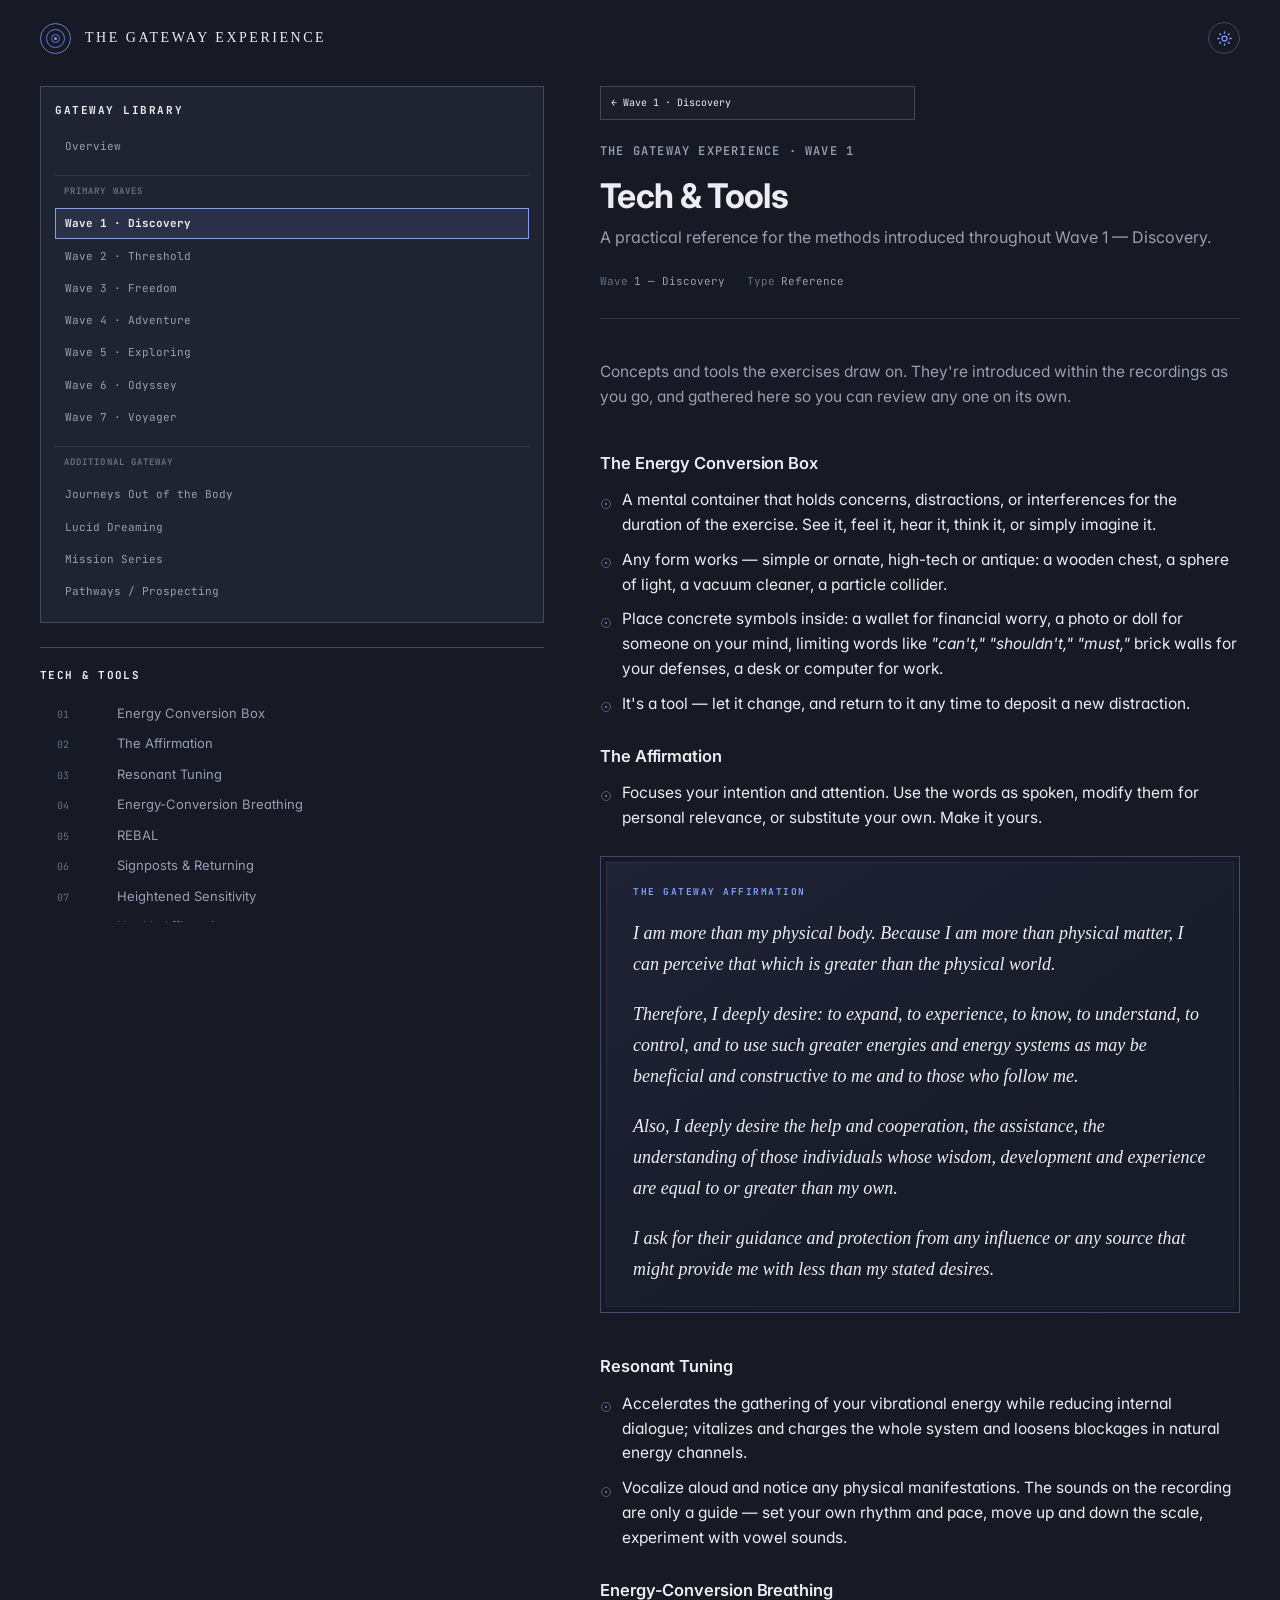
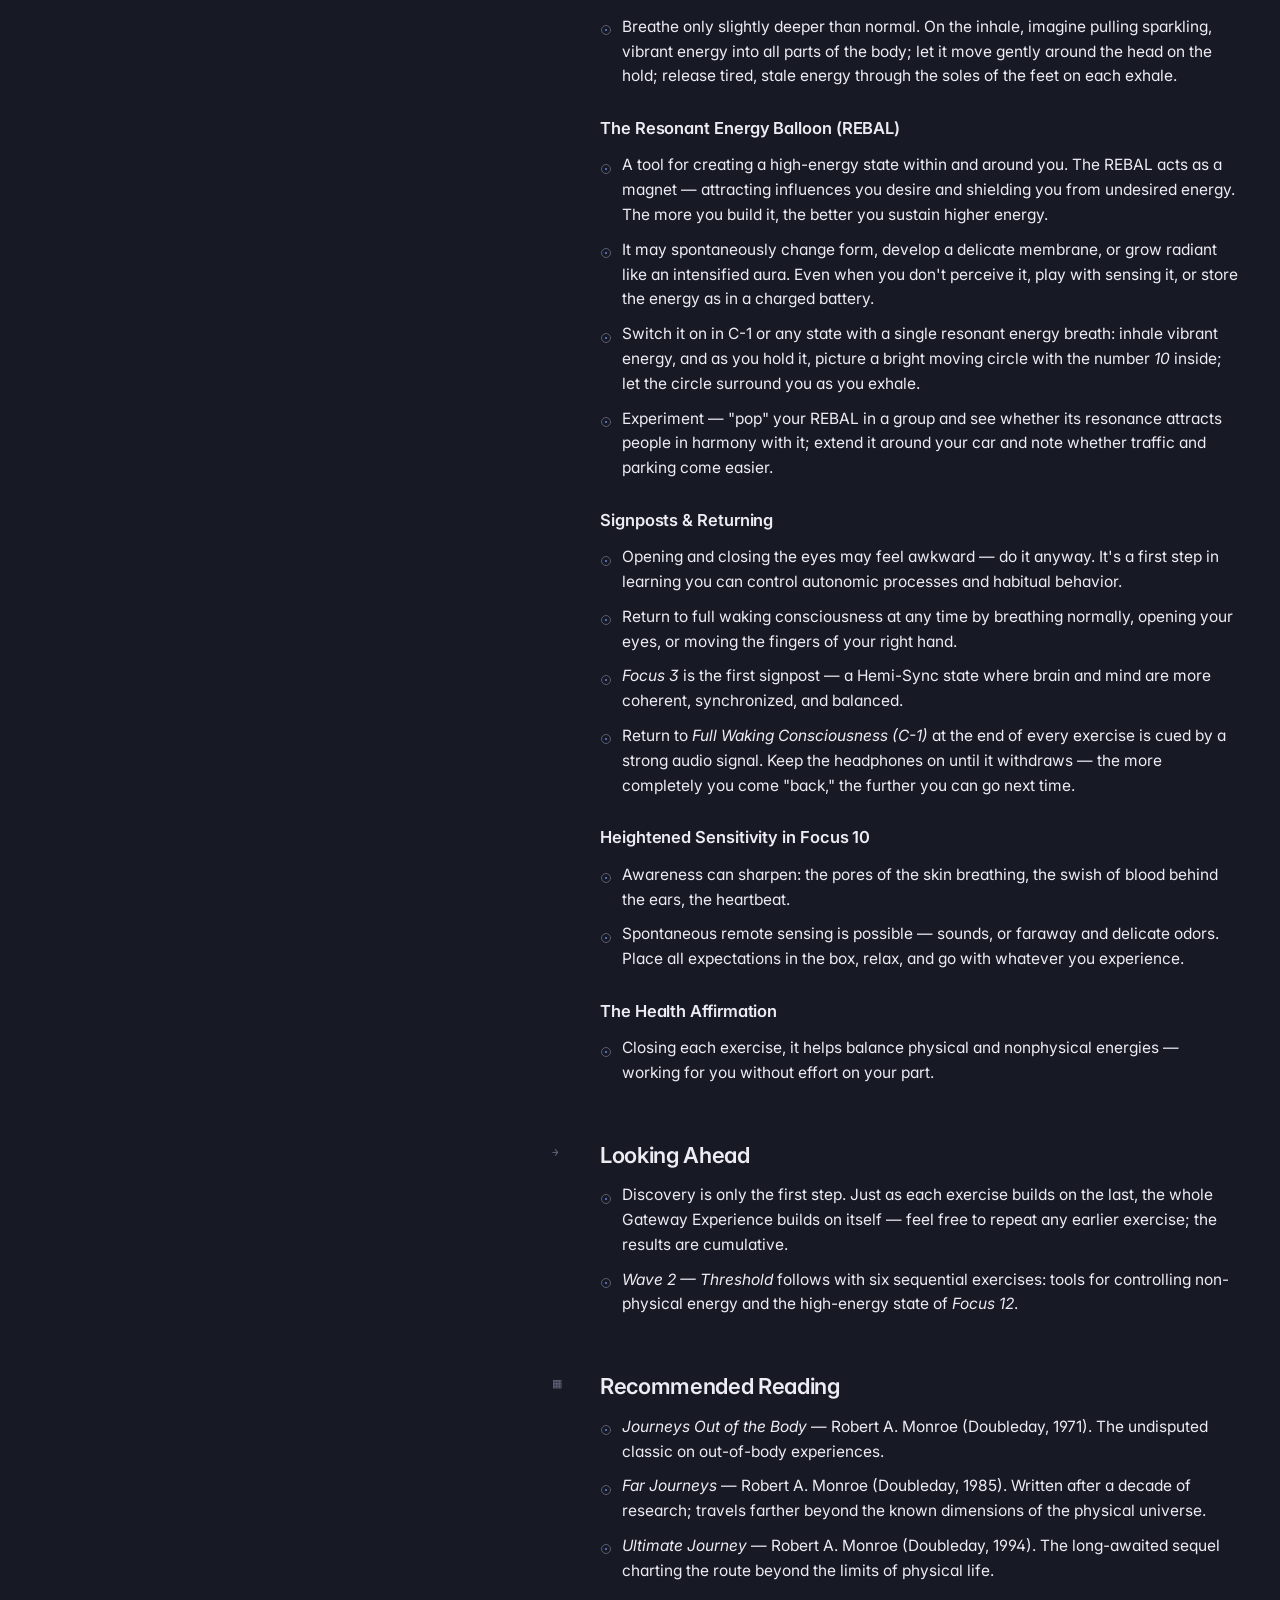
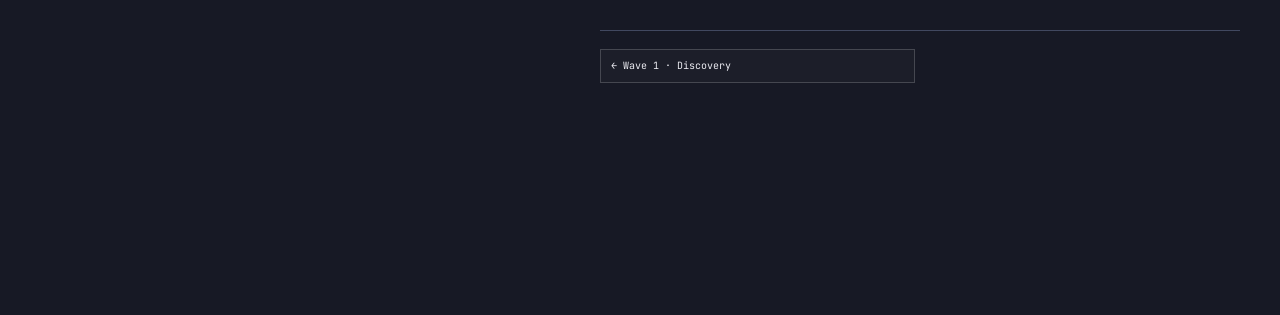
<file: wave-01/tech-tools/index.html>
<!DOCTYPE html>
<html lang="en" data-theme="dark">
<head>
  <meta charset="UTF-8">
  <meta name="viewport" content="width=device-width, initial-scale=1.0">
  <title>The Gateway Experience · Wave 1 — Tech &amp; Tools</title>
  <link rel="stylesheet" href="../../assets/css/main.css?v=gateway-20260919-1718">
</head>

<body class="reference-page" data-lecture="gateway" data-asset-base="../../">

<nav class="gateway-site-masthead">
  <a class="gateway-site-brand" href="../../index.html">
    <span class="gateway-site-mark" aria-hidden="true"><span></span></span>
    <span class="gateway-site-title">The Gateway Experience</span>
  </a>

  <button class="theme-toggle gateway-theme-toggle" type="button">LIGHT MODE</button>
</nav>

<div class="study-layout">

  <aside class="left-col">

    <div class="library-panel">
      <div class="library-label">Gateway Library</div>

      <nav class="library-nav library-nav-stacked">
        <a href="../../index.html">Overview</a>

        <div class="library-group-label">Primary Waves</div>
        <a class="active" href="../">Wave 1 · Discovery</a>
        <a href="../../wave-02/">Wave 2 · Threshold</a>
        <a href="../../wave-03/">Wave 3 · Freedom</a>
        <a href="../../wave-04/">Wave 4 · Adventure</a>
        <a href="../../wave-05/">Wave 5 · Exploring</a>
        <a href="../../wave-06/">Wave 6 · Odyssey</a>
        <a href="../../wave-07/">Wave 7 · Voyager</a>

        <div class="library-group-label">Additional Gateway</div>
        <a href="../../journeys-out-of-the-body/">Journeys Out of the Body</a>
        <a href="../../lucid-dreaming/">Lucid Dreaming</a>
        <a href="../../mission-series/">Mission Series</a>
        <a href="../../pathways-prospecting/">Pathways / Prospecting</a>
      </nav>
    </div>

    <button class="exercise-toggle" type="button" aria-expanded="false">
      <span>Contents</span>
      <span class="exercise-toggle-mark">＋</span>
    </button>

    <div class="toc-panel">
      <div class="toc-label">Tech &amp; Tools</div>

      <nav class="toc">
        <ul>
          <li><a href="#energy-conversion-box"><span class="toc-ts">01</span>Energy Conversion Box</a></li>
          <li><a href="#affirmation"><span class="toc-ts">02</span>The Affirmation</a></li>
          <li><a href="#resonant-tuning"><span class="toc-ts">03</span>Resonant Tuning</a></li>
          <li><a href="#energy-conversion-breathing"><span class="toc-ts">04</span>Energy-Conversion Breathing</a></li>
          <li><a href="#rebal"><span class="toc-ts">05</span>REBAL</a></li>
          <li><a href="#signposts-returning"><span class="toc-ts">06</span>Signposts &amp; Returning</a></li>
          <li><a href="#heightened-sensitivity"><span class="toc-ts">07</span>Heightened Sensitivity</a></li>
          <li><a href="#health-affirmation"><span class="toc-ts">08</span>Health Affirmation</a></li>
          <li><a href="#sec-ahead"><span class="toc-ts">09</span>Looking Ahead</a></li>
          <li><a href="#sec-reading"><span class="toc-ts">10</span>Recommended Reading</a></li>
        </ul>
      </nav>
    </div>

  </aside>

  <main class="right-col">

    <div class="gateway-page-nav">
      <a href="../">← Wave 1 · Discovery</a>
      <span class="empty"></span>
    </div>

    <header class="doc-header">
      <div class="doc-eyebrow">The Gateway Experience · Wave 1</div>
      <h1 class="doc-title">Tech &amp; Tools</h1>

      <p class="doc-subtitle">
        A practical reference for the methods introduced throughout
        Wave 1 — Discovery.
      </p>

      <div class="doc-meta">
        <div><span class="k">Wave</span><span>1 — Discovery</span></div>
        <div><span class="k">Type</span><span>Reference</span></div>
      </div>
    </header>

    <article class="outline gateway-tools-outline">

      <p class="gateway-reference-intro">
        Concepts and tools the exercises draw on. They're introduced within the
        recordings as you go, and gathered here so you can review any one on its own.
      </p>

      <h3 id="energy-conversion-box">The Energy Conversion Box</h3>
      <ul>
        <li>A mental container that holds concerns, distractions, or interferences for the duration of the exercise. See it, feel it, hear it, think it, or simply imagine it.</li>
        <li>Any form works — simple or ornate, high-tech or antique: a wooden chest, a sphere of light, a vacuum cleaner, a particle collider.</li>
        <li>Place concrete symbols inside: a wallet for financial worry, a photo or doll for someone on your mind, limiting words like <span class="power">"can't," "shouldn't," "must,"</span> brick walls for your defenses, a desk or computer for work.</li>
        <li>It's a tool — let it change, and return to it any time to deposit a new distraction.</li>
      </ul>

      <h3 id="affirmation">The Affirmation</h3>
      <ul>
        <li>Focuses your intention and attention. Use the words as spoken, modify them for personal relevance, or substitute your own. Make it yours.</li>
      </ul>

      <div class="gateway-affirmation">
        <div class="gateway-affirmation-label">The Gateway Affirmation</div>

        <p>I am more than my physical body. Because I am more than physical matter, I can perceive that which is greater than the physical world.</p>

        <p>Therefore, I deeply desire: to expand, to experience, to know, to understand, to control, and to use such greater energies and energy systems as may be beneficial and constructive to me and to those who follow me.</p>

        <p>Also, I deeply desire the help and cooperation, the assistance, the understanding of those individuals whose wisdom, development and experience are equal to or greater than my own.</p>

        <p>I ask for their guidance and protection from any influence or any source that might provide me with less than my stated desires.</p>
      </div>

      <h3 id="resonant-tuning">Resonant Tuning</h3>
      <ul>
        <li>Accelerates the gathering of your vibrational energy while reducing internal dialogue; vitalizes and charges the whole system and loosens blockages in natural energy channels.</li>
        <li>Vocalize aloud and notice any physical manifestations. The sounds on the recording are only a guide — set your own rhythm and pace, move up and down the scale, experiment with vowel sounds.</li>
      </ul>

      <h3 id="energy-conversion-breathing">Energy-Conversion Breathing</h3>
      <ul>
        <li>Breathe only slightly deeper than normal. On the inhale, imagine pulling sparkling, vibrant energy into all parts of the body; let it move gently around the head on the hold; release tired, stale energy through the soles of the feet on each exhale.</li>
      </ul>

      <h3 id="rebal">The Resonant Energy Balloon (REBAL)</h3>
      <ul>
        <li>A tool for creating a high-energy state within and around you. The REBAL acts as a magnet — attracting influences you desire and shielding you from undesired energy. The more you build it, the better you sustain higher energy.</li>
        <li>It may spontaneously change form, develop a delicate membrane, or grow radiant like an intensified aura. Even when you don't perceive it, play with sensing it, or store the energy as in a charged battery.</li>
        <li>Switch it on in C-1 or any state with a single resonant energy breath: inhale vibrant energy, and as you hold it, picture a bright moving circle with the number <span class="power">10</span> inside; let the circle surround you as you exhale.</li>
        <li>Experiment — "pop" your REBAL in a group and see whether its resonance attracts people in harmony with it; extend it around your car and note whether traffic and parking come easier.</li>
      </ul>

      <h3 id="signposts-returning">Signposts &amp; Returning</h3>
      <ul>
        <li>Opening and closing the eyes may feel awkward — do it anyway. It's a first step in learning you can control autonomic processes and habitual behavior.</li>
        <li>Return to full waking consciousness at any time by breathing normally, opening your eyes, or moving the fingers of your right hand.</li>
        <li><span class="power">Focus 3</span> is the first signpost — a Hemi-Sync state where brain and mind are more coherent, synchronized, and balanced.</li>
        <li>Return to <span class="power">Full Waking Consciousness (C-1)</span> at the end of every exercise is cued by a strong audio signal. Keep the headphones on until it withdraws — the more completely you come "back," the further you can go next time.</li>
      </ul>

      <h3 id="heightened-sensitivity">Heightened Sensitivity in Focus 10</h3>
      <ul>
        <li>Awareness can sharpen: the pores of the skin breathing, the swish of blood behind the ears, the heartbeat.</li>
        <li>Spontaneous remote sensing is possible — sounds, or faraway and delicate odors. Place all expectations in the box, relax, and go with whatever you experience.</li>
      </ul>

      <h3 id="health-affirmation">The Health Affirmation</h3>
      <ul>
        <li>Closing each exercise, it helps balance physical and nonphysical energies — working for you without effort on your part.</li>
      </ul>

      <!-- ============================================================
           LOOKING AHEAD  (reference)
           ============================================================ -->

      <h2 id="sec-ahead"><span class="section-num">→</span>Looking Ahead</h2>
      <ul>
        <li>Discovery is only the first step. Just as each exercise builds on the last, the whole Gateway Experience builds on itself — feel free to repeat any earlier exercise; the results are cumulative.</li>
        <li><span class="power">Wave 2 — Threshold</span> follows with six sequential exercises: tools for controlling non-physical energy and the high-energy state of <span class="power">Focus 12</span>.</li>
      </ul>

      <!-- ============================================================
           RECOMMENDED READING  (reference)
           ============================================================ -->

      <h2 id="sec-reading"><span class="section-num">▦</span>Recommended Reading</h2>
      <ul>
        <li><span class="power">Journeys Out of the Body</span> — Robert A. Monroe (Doubleday, 1971). The undisputed classic on out-of-body experiences.</li>
        <li><span class="power">Far Journeys</span> — Robert A. Monroe (Doubleday, 1985). Written after a decade of research; travels farther beyond the known dimensions of the physical universe.</li>
        <li><span class="power">Ultimate Journey</span> — Robert A. Monroe (Doubleday, 1994). The long-awaited sequel charting the route beyond the limits of physical life.</li>
      </ul>

      <div class="gateway-page-nav bottom">
        <a href="../">← Wave 1 · Discovery</a>
        <span class="empty"></span>
      </div>

    </article>

  </main>

</div>

<script>
(() => {
  const savedTheme = localStorage.getItem('theme');

  if (savedTheme) {
    document.documentElement.dataset.theme = savedTheme;
  }

  const toggle = document.querySelector('.theme-toggle');

  if (!toggle) return;

  toggle.textContent =
    document.documentElement.dataset.theme === 'light'
      ? 'DARK MODE'
      : 'LIGHT MODE';

  toggle.addEventListener('click', () => {
    const current = document.documentElement.dataset.theme;
    const next = current === 'light' ? 'dark' : 'light';

    document.documentElement.dataset.theme = next;
    localStorage.setItem('theme', next);

    toggle.textContent =
      next === 'light'
        ? 'DARK MODE'
        : 'LIGHT MODE';
  });
})();
</script>

<script>
(() => {
  const toggle = document.querySelector('.exercise-toggle');
  const panel = toggle?.nextElementSibling;

  if (!toggle || !panel) return;

  toggle.addEventListener('click', () => {
    const open = panel.classList.toggle('open');

    toggle.setAttribute('aria-expanded', open ? 'true' : 'false');

    const mark = toggle.querySelector('.exercise-toggle-mark');
    if (mark) mark.textContent = open ? '−' : '＋';
  });

  panel.querySelectorAll('a').forEach(link => {
    link.addEventListener('click', () => {
      if (window.innerWidth > 860) return;

      panel.classList.remove('open');
      toggle.setAttribute('aria-expanded', 'false');

      const mark = toggle.querySelector('.exercise-toggle-mark');
      if (mark) mark.textContent = '＋';
    });
  });
})();
</script>

</body>
</html>
</file>
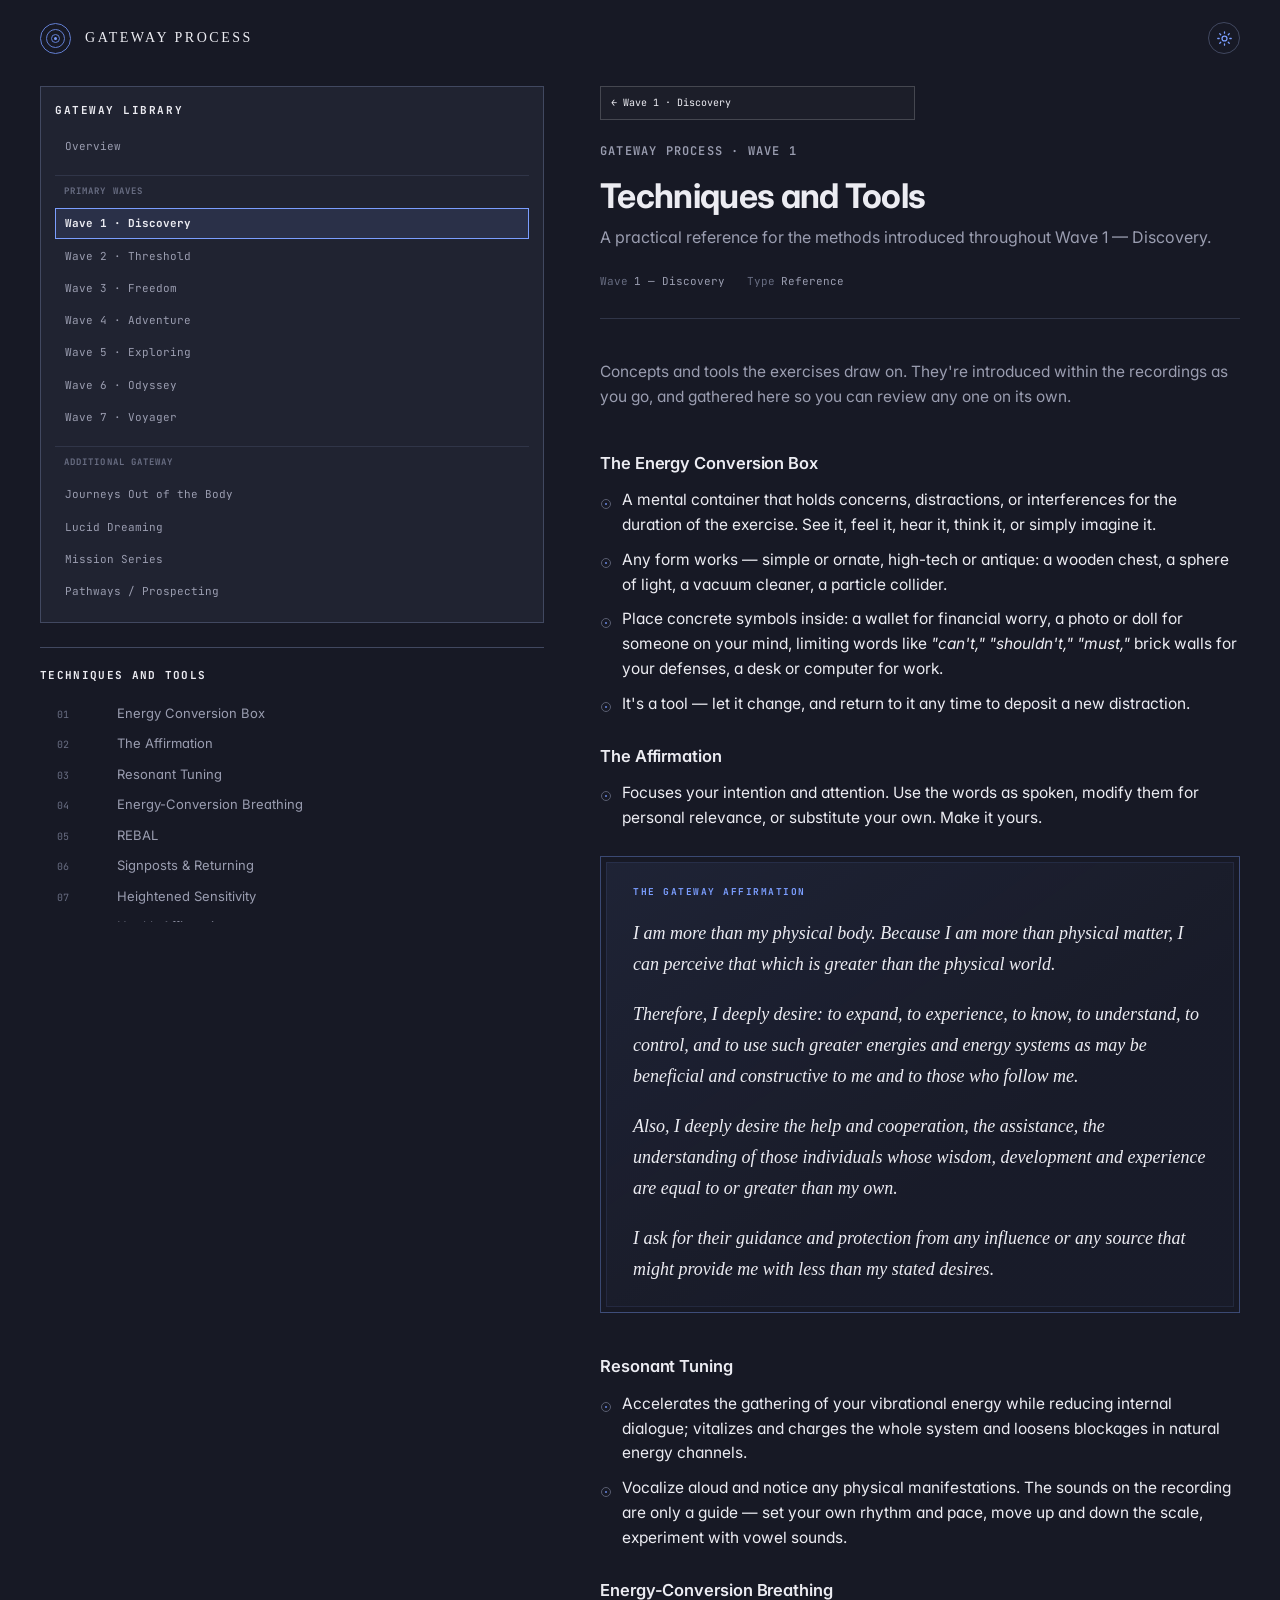
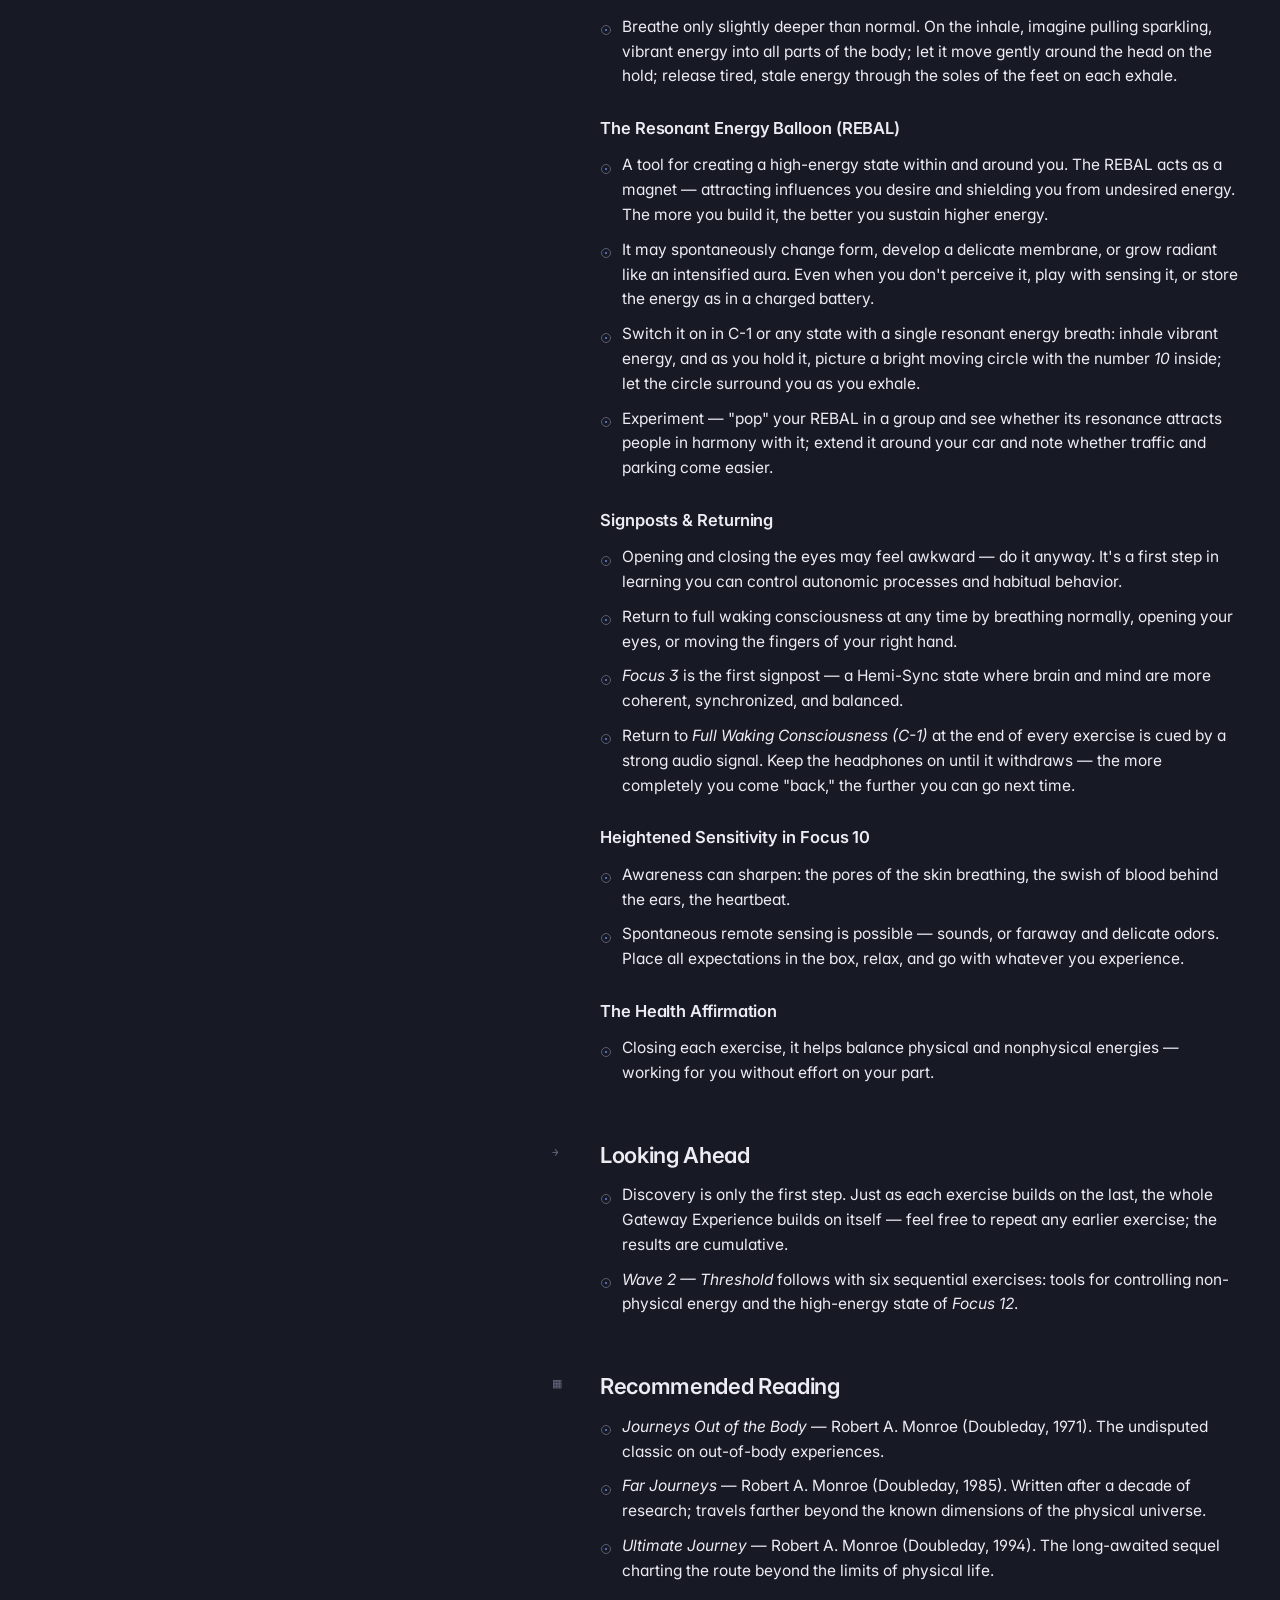
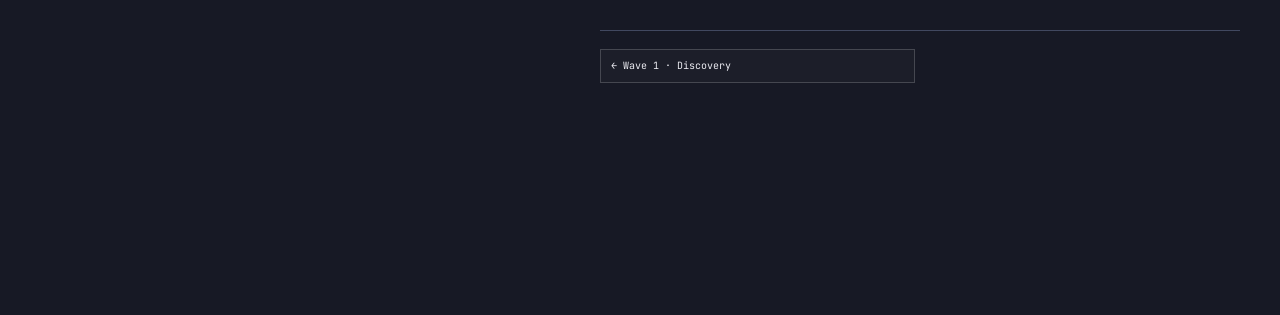
<file: wave-01/techniques-and-tools/index.html>
<!DOCTYPE html>
<html lang="en" data-theme="dark">
<head>
  <meta charset="UTF-8">
  <meta name="viewport" content="width=device-width, initial-scale=1.0">
  <title>Gateway Process · Wave 1 — Techniques and Tools</title>
  <link rel="stylesheet" href="../../assets/css/main.css?v=gateway-20260919-1718">
</head>

<body class="reference-page" data-lecture="gateway" data-asset-base="../../">

<nav class="gateway-site-masthead">
  <a class="gateway-site-brand" href="../../index.html">
    <span class="gateway-site-mark" aria-hidden="true"><span></span></span>
    <span class="gateway-site-title">Gateway Process</span>
  </a>

  <button class="theme-toggle gateway-theme-toggle" type="button">LIGHT MODE</button>
</nav>

<div class="study-layout">

  <aside class="left-col">

    <div class="library-panel">
      <div class="library-label">Gateway Library</div>

      <nav class="library-nav library-nav-stacked">
        <a href="../../index.html">Overview</a>

        <div class="library-group-label">Primary Waves</div>
        <a class="active" href="../">Wave 1 · Discovery</a>
        <a href="../../wave-02/">Wave 2 · Threshold</a>
        <a href="../../wave-03/">Wave 3 · Freedom</a>
        <a href="../../wave-04/">Wave 4 · Adventure</a>
        <a href="../../wave-05/">Wave 5 · Exploring</a>
        <a href="../../wave-06/">Wave 6 · Odyssey</a>
        <a href="../../wave-07/">Wave 7 · Voyager</a>

        <div class="library-group-label">Additional Gateway</div>
        <a href="../../journeys-out-of-the-body/">Journeys Out of the Body</a>
        <a href="../../lucid-dreaming/">Lucid Dreaming</a>
        <a href="../../mission-series/">Mission Series</a>
        <a href="../../pathways-prospecting/">Pathways / Prospecting</a>
      </nav>
    </div>

    <button class="exercise-toggle" type="button" aria-expanded="false">
      <span>Contents</span>
      <span class="exercise-toggle-mark">＋</span>
    </button>

    <div class="toc-panel">
      <div class="toc-label">Techniques and Tools</div>

      <nav class="toc">
        <ul>
          <li><a href="#energy-conversion-box"><span class="toc-ts">01</span>Energy Conversion Box</a></li>
          <li><a href="#affirmation"><span class="toc-ts">02</span>The Affirmation</a></li>
          <li><a href="#resonant-tuning"><span class="toc-ts">03</span>Resonant Tuning</a></li>
          <li><a href="#energy-conversion-breathing"><span class="toc-ts">04</span>Energy-Conversion Breathing</a></li>
          <li><a href="#rebal"><span class="toc-ts">05</span>REBAL</a></li>
          <li><a href="#signposts-returning"><span class="toc-ts">06</span>Signposts &amp; Returning</a></li>
          <li><a href="#heightened-sensitivity"><span class="toc-ts">07</span>Heightened Sensitivity</a></li>
          <li><a href="#health-affirmation"><span class="toc-ts">08</span>Health Affirmation</a></li>
          <li><a href="#sec-ahead"><span class="toc-ts">09</span>Looking Ahead</a></li>
          <li><a href="#sec-reading"><span class="toc-ts">10</span>Recommended Reading</a></li>
        </ul>
      </nav>
    </div>

  </aside>

  <main class="right-col">

    <div class="gateway-page-nav">
      <a href="../">← Wave 1 · Discovery</a>
      <span class="empty"></span>
    </div>

    <header class="doc-header">
      <div class="doc-eyebrow">Gateway Process · Wave 1</div>
      <h1 class="doc-title">Techniques and Tools</h1>

      <p class="doc-subtitle">
        A practical reference for the methods introduced throughout
        Wave 1 — Discovery.
      </p>

      <div class="doc-meta">
        <div><span class="k">Wave</span><span>1 — Discovery</span></div>
        <div><span class="k">Type</span><span>Reference</span></div>
      </div>
    </header>

    <article class="outline gateway-tools-outline">

      <p class="gateway-reference-intro">
        Concepts and tools the exercises draw on. They're introduced within the
        recordings as you go, and gathered here so you can review any one on its own.
      </p>

      <h3 id="energy-conversion-box">The Energy Conversion Box</h3>
      <ul>
        <li>A mental container that holds concerns, distractions, or interferences for the duration of the exercise. See it, feel it, hear it, think it, or simply imagine it.</li>
        <li>Any form works — simple or ornate, high-tech or antique: a wooden chest, a sphere of light, a vacuum cleaner, a particle collider.</li>
        <li>Place concrete symbols inside: a wallet for financial worry, a photo or doll for someone on your mind, limiting words like <span class="power">"can't," "shouldn't," "must,"</span> brick walls for your defenses, a desk or computer for work.</li>
        <li>It's a tool — let it change, and return to it any time to deposit a new distraction.</li>
      </ul>

      <h3 id="affirmation">The Affirmation</h3>
      <ul>
        <li>Focuses your intention and attention. Use the words as spoken, modify them for personal relevance, or substitute your own. Make it yours.</li>
      </ul>

      <div class="gateway-affirmation">
        <div class="gateway-affirmation-label">The Gateway Affirmation</div>

        <p>I am more than my physical body. Because I am more than physical matter, I can perceive that which is greater than the physical world.</p>

        <p>Therefore, I deeply desire: to expand, to experience, to know, to understand, to control, and to use such greater energies and energy systems as may be beneficial and constructive to me and to those who follow me.</p>

        <p>Also, I deeply desire the help and cooperation, the assistance, the understanding of those individuals whose wisdom, development and experience are equal to or greater than my own.</p>

        <p>I ask for their guidance and protection from any influence or any source that might provide me with less than my stated desires.</p>
      </div>

      <h3 id="resonant-tuning">Resonant Tuning</h3>
      <ul>
        <li>Accelerates the gathering of your vibrational energy while reducing internal dialogue; vitalizes and charges the whole system and loosens blockages in natural energy channels.</li>
        <li>Vocalize aloud and notice any physical manifestations. The sounds on the recording are only a guide — set your own rhythm and pace, move up and down the scale, experiment with vowel sounds.</li>
      </ul>

      <h3 id="energy-conversion-breathing">Energy-Conversion Breathing</h3>
      <ul>
        <li>Breathe only slightly deeper than normal. On the inhale, imagine pulling sparkling, vibrant energy into all parts of the body; let it move gently around the head on the hold; release tired, stale energy through the soles of the feet on each exhale.</li>
      </ul>

      <h3 id="rebal">The Resonant Energy Balloon (REBAL)</h3>
      <ul>
        <li>A tool for creating a high-energy state within and around you. The REBAL acts as a magnet — attracting influences you desire and shielding you from undesired energy. The more you build it, the better you sustain higher energy.</li>
        <li>It may spontaneously change form, develop a delicate membrane, or grow radiant like an intensified aura. Even when you don't perceive it, play with sensing it, or store the energy as in a charged battery.</li>
        <li>Switch it on in C-1 or any state with a single resonant energy breath: inhale vibrant energy, and as you hold it, picture a bright moving circle with the number <span class="power">10</span> inside; let the circle surround you as you exhale.</li>
        <li>Experiment — "pop" your REBAL in a group and see whether its resonance attracts people in harmony with it; extend it around your car and note whether traffic and parking come easier.</li>
      </ul>

      <h3 id="signposts-returning">Signposts &amp; Returning</h3>
      <ul>
        <li>Opening and closing the eyes may feel awkward — do it anyway. It's a first step in learning you can control autonomic processes and habitual behavior.</li>
        <li>Return to full waking consciousness at any time by breathing normally, opening your eyes, or moving the fingers of your right hand.</li>
        <li><span class="power">Focus 3</span> is the first signpost — a Hemi-Sync state where brain and mind are more coherent, synchronized, and balanced.</li>
        <li>Return to <span class="power">Full Waking Consciousness (C-1)</span> at the end of every exercise is cued by a strong audio signal. Keep the headphones on until it withdraws — the more completely you come "back," the further you can go next time.</li>
      </ul>

      <h3 id="heightened-sensitivity">Heightened Sensitivity in Focus 10</h3>
      <ul>
        <li>Awareness can sharpen: the pores of the skin breathing, the swish of blood behind the ears, the heartbeat.</li>
        <li>Spontaneous remote sensing is possible — sounds, or faraway and delicate odors. Place all expectations in the box, relax, and go with whatever you experience.</li>
      </ul>

      <h3 id="health-affirmation">The Health Affirmation</h3>
      <ul>
        <li>Closing each exercise, it helps balance physical and nonphysical energies — working for you without effort on your part.</li>
      </ul>

      <!-- ============================================================
           LOOKING AHEAD  (reference)
           ============================================================ -->

      <h2 id="sec-ahead"><span class="section-num">→</span>Looking Ahead</h2>
      <ul>
        <li>Discovery is only the first step. Just as each exercise builds on the last, the whole Gateway Experience builds on itself — feel free to repeat any earlier exercise; the results are cumulative.</li>
        <li><span class="power">Wave 2 — Threshold</span> follows with six sequential exercises: tools for controlling non-physical energy and the high-energy state of <span class="power">Focus 12</span>.</li>
      </ul>

      <!-- ============================================================
           RECOMMENDED READING  (reference)
           ============================================================ -->

      <h2 id="sec-reading"><span class="section-num">▦</span>Recommended Reading</h2>
      <ul>
        <li><span class="power">Journeys Out of the Body</span> — Robert A. Monroe (Doubleday, 1971). The undisputed classic on out-of-body experiences.</li>
        <li><span class="power">Far Journeys</span> — Robert A. Monroe (Doubleday, 1985). Written after a decade of research; travels farther beyond the known dimensions of the physical universe.</li>
        <li><span class="power">Ultimate Journey</span> — Robert A. Monroe (Doubleday, 1994). The long-awaited sequel charting the route beyond the limits of physical life.</li>
      </ul>

      <div class="gateway-page-nav bottom">
        <a href="../">← Wave 1 · Discovery</a>
        <span class="empty"></span>
      </div>

    </article>

  </main>

</div>

<script>
(() => {
  const savedTheme = localStorage.getItem('theme');

  if (savedTheme) {
    document.documentElement.dataset.theme = savedTheme;
  }

  const toggle = document.querySelector('.theme-toggle');

  if (!toggle) return;

  toggle.textContent =
    document.documentElement.dataset.theme === 'light'
      ? 'DARK MODE'
      : 'LIGHT MODE';

  toggle.addEventListener('click', () => {
    const current = document.documentElement.dataset.theme;
    const next = current === 'light' ? 'dark' : 'light';

    document.documentElement.dataset.theme = next;
    localStorage.setItem('theme', next);

    toggle.textContent =
      next === 'light'
        ? 'DARK MODE'
        : 'LIGHT MODE';
  });
})();
</script>

<script>
(() => {
  const toggle = document.querySelector('.exercise-toggle');
  const panel = toggle?.nextElementSibling;

  if (!toggle || !panel) return;

  toggle.addEventListener('click', () => {
    const open = panel.classList.toggle('open');

    toggle.setAttribute('aria-expanded', open ? 'true' : 'false');

    const mark = toggle.querySelector('.exercise-toggle-mark');
    if (mark) mark.textContent = open ? '−' : '＋';
  });

  panel.querySelectorAll('a').forEach(link => {
    link.addEventListener('click', () => {
      if (window.innerWidth > 860) return;

      panel.classList.remove('open');
      toggle.setAttribute('aria-expanded', 'false');

      const mark = toggle.querySelector('.exercise-toggle-mark');
      if (mark) mark.textContent = '＋';
    });
  });
})();
</script>

</body>
</html>
</file>
<file: assets/css/main.css>
/* ============================================================
   QUIET TECHNICAL — Natural Law Study Notes
   Split layout: sticky video left + outline scrolls right
   ============================================================ */

@import url('https://fonts.googleapis.com/css2?family=Inter:wght@400;500;600;700&family=JetBrains+Mono:wght@400;500&display=swap');

:root {
  --bg:            #171925;
  --bg-elevated:   #202331;
  --bg-popup:      #272A3A;
  --text:          #ECECF2;
  --text-muted:    #9A9DB0;
  --text-dim:      #686D82;
  --border:        #303548;
  --border-strong: #414860;
  --accent:        #7B9EFF;
  --accent-dim:    #627ED1;
  --accent-glow:   rgba(123, 158, 255, 0.11);
  --logic:         #B89B73;

  --font-sans: 'Inter', -apple-system, BlinkMacSystemFont, sans-serif;
  --font-mono: 'JetBrains Mono', 'SF Mono', Menlo, monospace;

  --left-col: 42%;
  --gutter: 56px;

  --ease: cubic-bezier(0.4, 0, 0.2, 1);
}

[data-theme="light"] {
  --bg:            #E7EBF4;
  --bg-elevated:   #DDE3EF;
  --bg-popup:      #EEF1F7;
  --text:          #25324D;
  --text-muted:    #596782;
  --text-dim:      #8290AA;
  --border:        #C8D0DF;
  --border-strong: #AEB9CE;
  --accent:        #5269AD;
  --accent-dim:    #7083B8;
  --accent-glow:   rgba(82, 105, 173, 0.10);
  --logic:         #796647;
}

*, *::before, *::after { box-sizing: border-box; }
html { scroll-behavior: smooth; }
body {
  margin: 0;
  background: var(--bg);
  color: var(--text);
  font-family: var(--font-sans);
  font-size: 16px;
  line-height: 1.65;
  -webkit-font-smoothing: antialiased;
  -moz-osx-font-smoothing: grayscale;
  font-feature-settings: 'ss01', 'cv11';
}

/* SPLIT LAYOUT */
.study-layout {
  display: grid;
  grid-template-columns: var(--left-col) 1fr;
  gap: var(--gutter);
  max-width: 1600px;
  margin: 0 auto;
  padding: 32px 40px;
  align-items: start;
}

.left-col {
  position: sticky;
  top: 32px;
  height: calc(100vh - 64px);
  display: flex;
  flex-direction: column;
  gap: 24px;
  min-width: 0;
}

.player-wrap {
  position: relative;
  width: 100%;
  aspect-ratio: 16 / 9;
  background: #000;
  border: 1px solid var(--border);
  flex-shrink: 0;
}
.player-wrap iframe {
  position: absolute;
  inset: 0;
  width: 100%;
  height: 100%;
  border: 0;
}

.player-meta {
  font-family: var(--font-mono);
  font-size: 11px;
  color: var(--text-muted);
  display: flex;
  flex-wrap: wrap;
  gap: 18px;
  padding-top: 4px;
}
.player-meta span { display: inline-flex; gap: 6px; }
.player-meta .label { color: var(--text-dim); }
.player-meta .now-playing { color: var(--accent); }


/* GATEWAY LIBRARY NAV */
.library-panel {
  flex: 0 0 auto;
  border-top: 1px solid var(--border);
  padding-top: 16px;
}

.library-label {
  font-family: var(--font-mono);
  font-size: 10px;
  letter-spacing: 0.12em;
  text-transform: uppercase;
  color: var(--text-dim);
  margin-bottom: 10px;
}

.library-nav {
  display: grid;
  grid-template-columns: repeat(2, minmax(0, 1fr));
  gap: 2px 12px;
}

.library-nav a {
  font-family: var(--font-mono);
  font-size: 10px;
  line-height: 1.3;
  color: var(--text-muted);
  text-decoration: none;
  padding: 4px 6px;
  border-left: 1px solid transparent;
}

.library-nav a:hover {
  color: var(--text);
}

.library-nav a.active {
  color: var(--text);
  border-left-color: var(--accent);
}

.toc-panel {
  flex: 1;
  min-height: 0;
  display: flex;
  flex-direction: column;
  border-top: 1px solid var(--border);
  padding-top: 20px;
}
.toc-label {
  font-family: var(--font-mono);
  font-size: 10px;
  letter-spacing: 0.12em;
  text-transform: uppercase;
  color: var(--text-dim);
  margin-bottom: 14px;
  flex-shrink: 0;
}
.toc {
  overflow-y: auto;
  font-size: 13px;
  padding-right: 8px;
  flex: 1;
  min-height: 0;
}
.toc ul { list-style: none; padding: 0; margin: 0; }
.toc li { margin: 1px 0; }
.toc a {
  display: grid;
  grid-template-columns: 56px 1fr;
  gap: 10px;
  color: var(--text-muted);
  text-decoration: none;
  padding: 5px 0 5px 10px;
  border-left: 1px solid transparent;
  transition: color 0.12s var(--ease), border-color 0.12s var(--ease);
  line-height: 1.35;
}
.toc a:hover { color: var(--text); }
.toc a.active { color: var(--text); border-left-color: var(--accent); }
.toc .toc-ts {
  font-family: var(--font-mono);
  font-size: 10px;
  color: var(--text-dim);
  padding-top: 2px;
}
.toc a.active .toc-ts { color: var(--accent); }

.toc::-webkit-scrollbar { width: 4px; }
.toc::-webkit-scrollbar-track { background: transparent; }
.toc::-webkit-scrollbar-thumb { background: var(--border); border-radius: 2px; }

.right-col { min-width: 0; padding-bottom: 200px; }

.doc-header {
  padding-bottom: 28px;
  margin-bottom: 40px;
  border-bottom: 1px solid var(--border);
}
.doc-eyebrow {
  font-family: var(--font-mono);
  font-size: 11px;
  letter-spacing: 0.08em;
  text-transform: uppercase;
  color: var(--text-dim);
  margin-bottom: 14px;
}
.doc-title {
  font-size: 30px;
  font-weight: 700;
  line-height: 1.15;
  letter-spacing: -0.02em;
  margin: 0 0 10px;
}
.doc-subtitle {
  font-size: 16px;
  color: var(--text-muted);
  margin: 0 0 22px;
  line-height: 1.55;
  max-width: 640px;
}
.doc-meta {
  display: flex;
  flex-wrap: wrap;
  gap: 22px;
  font-family: var(--font-mono);
  font-size: 11px;
  color: var(--text-muted);
}
.doc-meta div { display: flex; gap: 6px; }
.doc-meta .k { color: var(--text-dim); }

/* OUTLINE HIERARCHY */
.outline h2 {
  font-size: 22px;
  font-weight: 600;
  letter-spacing: -0.015em;
  margin: 56px 0 14px;
  scroll-margin-top: 40px;
  position: relative;
  line-height: 1.25;
  color: var(--text);
}
.outline h2 .section-num {
  position: absolute;
  left: -48px;
  top: 4px;
  font-family: var(--font-mono);
  font-size: 11px;
  font-weight: 400;
  color: var(--text-dim);
}
.outline > h2:first-child { margin-top: 0; }

.outline h3 {
  font-size: 16.5px;
  font-weight: 600;
  letter-spacing: -0.005em;
  color: var(--text);
  margin: 28px 0 8px;
  scroll-margin-top: 40px;
  line-height: 1.35;
}

.outline h4 {
  font-size: 14px;
  font-weight: 600;
  color: var(--text);
  margin: 22px 0 6px;
  line-height: 1.4;
  text-transform: none;
  letter-spacing: 0;
}
.outline h4::after {
  content: '';
  display: block;
  width: 18px;
  height: 1px;
  background: var(--border-strong);
  margin-top: 4px;
}

.outline .power { color: var(--text); font-style: italic; }

.outline ul {
  list-style: none;
  padding: 0;
  margin: 8px 0 12px;
}

.outline > ul > li {
  position: relative;
  padding-left: 22px;
  margin: 10px 0;
  color: var(--text);
  font-size: 15.5px;
  line-height: 1.6;
}
.outline > ul > li::before {
  content: '';
  position: absolute;
  left: 2px;
  top: 0.78em;
  width: 8px;
  height: 1px;
  background: var(--border-strong);
}

.outline ul ul { margin: 6px 0 10px; }
.outline ul ul li {
  position: relative;
  padding-left: 20px;
  margin: 5px 0;
  color: var(--text-muted);
  font-size: 14.5px;
  line-height: 1.55;
}
.outline ul ul li::before {
  content: '';
  position: absolute;
  left: 4px;
  top: 0.72em;
  width: 5px;
  height: 1px;
  background: var(--border);
}

.outline ul ul ul li {
  font-size: 14px;
  padding-left: 18px;
  margin: 4px 0;
}
.outline ul ul ul li::before { width: 3px; }

/* TAGS — used selectively */
.tag {
  font-family: var(--font-mono);
  font-size: 9.5px;
  letter-spacing: 0.08em;
  text-transform: uppercase;
  margin-right: 10px;
  font-weight: 500;
  display: inline-block;
  vertical-align: 1px;
  padding: 1px 6px;
  border: 1px solid var(--border);
  border-radius: 2px;
  color: var(--text-dim);
}
.tag.core    { color: var(--accent); border-color: rgba(123,158,255,0.35); background: var(--accent-glow); }
.tag.logic   { color: var(--logic); border-color: rgba(184,153,104,0.4); }
.tag.quote   { color: var(--text-muted); font-style: italic; }
.tag.nuance  { color: var(--text-muted); }
.tag.tangent { color: var(--text-muted); font-style: italic; }

/* TIMESTAMPS */
.ts {
  font-family: var(--font-mono);
  font-size: 0.85em;
  color: var(--accent);
  text-decoration: none;
  padding: 1px 5px;
  margin: 0 1px;
  border-radius: 2px;
  background: var(--accent-glow);
  cursor: pointer;
  transition: background 0.12s var(--ease);
  white-space: nowrap;
}
.ts:hover { background: rgba(123, 158, 255, 0.24); }
.ts.active { background: var(--accent); color: var(--bg); }
h2 .ts, h3 .ts { font-size: 0.7em; }

/* SLIDE REFS */
.slide-ref {
  display: inline-block;
  font-family: var(--font-mono);
  font-size: 0.72em;
  color: var(--accent);
  text-decoration: none;
  vertical-align: 2px;
  padding: 0 5px;
  margin-left: 3px;
  border: 1px solid rgba(123,158,255,0.3);
  border-radius: 2px;
  cursor: pointer;
  transition: background 0.12s var(--ease), color 0.12s var(--ease);
  line-height: 1.3;
}
.slide-ref::before { content: '▦ '; opacity: 0.65; }
.slide-ref:hover { background: var(--accent-glow); color: var(--text); }

/* POPUP */
.slide-popup {
  position: absolute;
  z-index: 200;
  background: var(--bg-popup);
  border: 1px solid var(--border-strong);
  padding: 8px;
  box-shadow: 0 12px 40px rgba(0,0,0,0.6);
  pointer-events: none;
  opacity: 0;
  transform: translateY(-4px);
  transition: opacity 0.15s var(--ease), transform 0.15s var(--ease);
  max-width: 520px;
}
.slide-popup.visible { opacity: 1; transform: translateY(0); pointer-events: auto; }
.slide-popup img {
  display: block;
  max-width: 100%;
  max-height: 340px;
  width: auto;
  height: auto;
}
.slide-popup .caption {
  font-family: var(--font-mono);
  font-size: 10.5px;
  color: var(--text-muted);
  padding: 8px 4px 2px;
  display: flex;
  justify-content: space-between;
  gap: 12px;
}
.slide-popup .ts-cap { color: var(--accent); }

/* LIGHTBOX */
.lightbox {
  position: fixed;
  inset: 0;
  background: rgba(0,0,0,0.94);
  z-index: 1000;
  display: none;
  align-items: center;
  justify-content: center;
  padding: 40px;
  cursor: zoom-out;
}
.lightbox.visible { display: flex; }
.lightbox img { max-width: 100%; max-height: 100%; object-fit: contain; }
.lightbox .lightbox-caption {
  position: absolute;
  bottom: 20px;
  left: 0;
  right: 0;
  text-align: center;
  font-family: var(--font-mono);
  font-size: 12px;
  color: var(--text-muted);
}

/* THEME TOGGLE + FOOTER */
.theme-toggle {
  position: fixed;
  bottom: 20px;
  right: 20px;
  z-index: 50;
  background: var(--bg-elevated);
  border: 1px solid var(--border);
  color: var(--text-muted);
  font-family: var(--font-mono);
  font-size: 10.5px;
  letter-spacing: 0.06em;
  padding: 7px 11px;
  cursor: pointer;
  transition: color 0.12s var(--ease), border-color 0.12s var(--ease);
}
.theme-toggle:hover { color: var(--text); border-color: var(--border-strong); }

.doc-footer {
  margin-top: 80px;
  padding-top: 28px;
  border-top: 1px solid var(--border);
  font-family: var(--font-mono);
  font-size: 11px;
  color: var(--text-dim);
  display: flex;
  justify-content: space-between;
}
.doc-footer a { color: var(--text-muted); text-decoration: none; }
.doc-footer a:hover { color: var(--text); }

/* INDEX */
.index-page { max-width: 760px; margin: 0 auto; padding: 28px 32px 200px; }
.index-hero h1 {
  font-size: 38px;
  font-weight: 700;
  letter-spacing: -0.025em;
  line-height: 1.1;
  margin: 0 0 14px;
}
.index-hero p {
  font-size: 17px;
  color: var(--text-muted);
  line-height: 1.55;
  margin: 0 0 56px;
  max-width: 560px;
}
.lecture-list { border-top: 1px solid var(--border); }

/* RESPONSIVE */
@media (max-width: 1100px) {
  :root { --left-col: 38%; --gutter: 36px; }
  .study-layout { padding: 24px; }
  .outline h2 .section-num { position: static; display: block; margin-bottom: 4px; }
}
@media (max-width: 860px) {
  .study-layout { grid-template-columns: 1fr; gap: 0; padding: 0; }
  .left-col {
    position: sticky;
    top: 0;
    height: auto;
    z-index: 100;
    background: var(--bg);
    border-bottom: 1px solid var(--border);
    padding: 12px 16px;
    gap: 8px;
  }
  .toc-panel { display: none; }
  .right-col { padding: 24px 20px 160px; }
  .doc-title { font-size: 24px; }
  .index-page { padding: 24px 20px 160px; }
  .index-hero h1 { font-size: 30px; }
}


/* GATEWAY TOP + BOTTOM PAGE NAV */
.gateway-page-nav {
  display: grid;
  grid-template-columns: 1fr auto 1fr;
  gap: 12px;
  align-items: center;
  margin: 0 0 32px;
}

.gateway-page-nav.bottom {
  margin: 64px 0 0;
  padding-top: 24px;
  border-top: 1px solid var(--border-strong);
}

.gateway-page-nav a {
  display: block;
  padding: 11px 14px;
  border: 1px solid var(--border);
  background: var(--bg-elevated);
  color: var(--text);
  text-decoration: none;
  font-family: var(--font-mono);
  font-size: 11px;
  line-height: 1.35;
}

.gateway-page-nav a:hover {
  border-color: var(--accent);
  background: var(--accent-glow);
}

.gateway-page-nav .library-home {
  border-color: var(--accent);
  color: var(--accent);
  font-weight: 600;
  letter-spacing: 0.08em;
  text-align: center;
}

.gateway-page-nav .next {
  text-align: right;
}

.gateway-page-nav .empty {
  visibility: hidden;
}

@media (max-width: 760px) {
  .gateway-page-nav {
    grid-template-columns: 1fr;
  }

  .gateway-page-nav .next {
    text-align: left;
  }

  .gateway-page-nav .empty {
    display: none;
  }
}

/* ============================================================
   GATEWAY NAVIGATION — HIGHER VISUAL HIERARCHY
   ============================================================ */

.library-panel {
  flex: 0 0 auto;
  border: 1px solid var(--border-strong);
  background: var(--bg-elevated);
  padding: 14px;
}

.library-label {
  font-family: var(--font-mono);
  font-size: 11px;
  font-weight: 700;
  letter-spacing: 0.14em;
  text-transform: uppercase;
  color: var(--text);
  margin-bottom: 12px;
}

.library-nav {
  display: grid;
  grid-template-columns: repeat(2, minmax(0, 1fr));
  gap: 5px 8px;
}

.library-nav a {
  display: block;
  font-family: var(--font-mono);
  font-size: 11px;
  line-height: 1.3;
  color: var(--text-muted);
  text-decoration: none;
  padding: 7px 8px;
  border: 1px solid transparent;
  background: transparent;
  transition:
    color 0.12s var(--ease),
    border-color 0.12s var(--ease),
    background 0.12s var(--ease);
}

.library-nav a:hover {
  color: var(--text);
  border-color: var(--border-strong);
  background: var(--accent-glow);
}

.library-nav a.active {
  color: var(--text);
  border-color: var(--accent);
  background: var(--accent-glow);
  font-weight: 700;
}

/* Make exercise navigation easier to distinguish from library navigation */
.toc-panel {
  border-top: 1px solid var(--border-strong);
  padding-top: 18px;
}

.toc-label {
  font-size: 11px;
  font-weight: 700;
  color: var(--text);
}

/* Stronger page-to-page navigation */
.gateway-page-nav a {
  min-height: 42px;
  display: flex;
  align-items: center;
  padding: 11px 14px;
  border-color: var(--border-strong);
  background: var(--bg-elevated);
  color: var(--text);
}

.gateway-page-nav a:hover {
  border-color: var(--accent);
  background: var(--accent-glow);
}

.gateway-page-nav .library-home {
  border: 1px solid var(--accent);
  background: var(--accent-glow);
  color: var(--accent);
  padding-left: 18px;
  padding-right: 18px;
}

.gateway-page-nav .next {
  justify-content: flex-end;
}


/* Gateway page identity — clearer visibility */
.doc-eyebrow {
  font-size: 12px;
  font-weight: 600;
  color: var(--text-muted);
  letter-spacing: 0.10em;
}

.doc-title {
  font-size: 34px;
  font-weight: 700;
  color: var(--text);
}


/* Gateway Library — sequential vertical hierarchy */
.library-nav.library-nav-stacked {
  display: block;
}

.library-nav.library-nav-stacked a {
  display: block;
  width: 100%;
  box-sizing: border-box;
  margin: 2px 0;
  padding: 7px 9px;
}

.library-nav.library-nav-stacked a.active {
  border-color: var(--accent);
  background: var(--accent-glow);
}

.library-group-label {
  margin: 14px 0 5px;
  padding: 8px 9px 4px;
  border-top: 1px solid var(--border);
  font-family: var(--font-mono);
  font-size: 9px;
  font-weight: 700;
  letter-spacing: 0.12em;
  text-transform: uppercase;
  color: var(--text-dim);
}

/* ============================================================
   GATEWAY RESPONSIVE NAVIGATION — FINAL
   Cross-page library disappears on narrow layouts.
   Current-page EXERCISES becomes the collapsible drawer.
   ============================================================ */

.exercise-toggle {
  display: none;
}

/* Narrow desktop / tablet:
   keep the current-page exercise list, remove the redundant cross-page library */
@media (max-width: 1100px) {
  .left-col > .library-panel {
    display: none !important;
  }
}

/* Mobile / single-column */
@media (max-width: 860px) {
  .study-layout {
    grid-template-columns: 1fr;
    gap: 0;
    padding: 0;
  }

  .left-col {
    position: sticky;
    top: 0;
    height: auto;
    z-index: 100;
    background: var(--bg);
    border-bottom: 1px solid var(--border);
    padding: 12px 16px;
    gap: 8px;
  }

  /* The exact on-page Exercises list becomes the mobile drawer. */
  .exercise-toggle {
    display: flex;
    width: 100%;
    align-items: center;
    justify-content: space-between;
    padding: 11px 12px;
    border: 1px solid var(--border-strong);
    background: var(--bg-elevated);
    color: var(--text);
    font-family: var(--font-mono);
    font-size: 11px;
    font-weight: 700;
    letter-spacing: 0.12em;
    text-transform: uppercase;
    cursor: pointer;
  }

  .exercise-toggle-mark {
    color: var(--accent);
    font-size: 15px;
    line-height: 1;
  }

  .left-col .toc-panel {
    display: none;
    flex: none;
    min-height: 0;
    max-height: 48vh;
    margin: 0;
    padding: 8px 0 10px;
    border: 1px solid var(--border-strong);
    border-top: 0;
    background: var(--bg-elevated);
    overflow: hidden;
  }

  .left-col .toc-panel.open {
    display: flex;
  }

  .left-col .toc-label {
    display: none;
  }

  .left-col .toc {
    display: block;
    overflow-y: auto;
    padding: 2px 10px 4px;
  }

  .left-col .toc a {
    padding-top: 7px;
    padding-bottom: 7px;
  }

  /* Cross-page Gateway Library is not duplicated in the sticky mobile panel. */
  .left-col > .library-panel,
  .library-toggle {
    display: none !important;
  }

  .gateway-page-nav .library-home::after {
    content: none !important;
  }

  .right-col {
    padding: 24px 20px 160px;
  }

  .doc-title {
    font-size: 24px;
  }

  .index-page {
    padding: 56px 20px 160px;
  }

  .index-hero h1 {
    font-size: 30px;
  }
}

/* ============================================================
   CONTROL VISIBILITY TUNING
   Brighter controls + real hover/focus states
   ============================================================ */

.exercise-toggle,
.gateway-page-nav a {
  color: var(--text);
  background: rgba(255, 255, 255, 0.02);
  border-color: rgba(255, 255, 255, 0.18);
  transition:
    background 160ms ease,
    border-color 160ms ease,
    color 160ms ease,
    box-shadow 160ms ease,
    transform 160ms ease;
}

.gateway-page-nav a {
  min-height: 42px;
  display: flex;
  align-items: center;
}

.exercise-toggle:hover,
.exercise-toggle:focus-visible,
.gateway-page-nav a:hover,
.gateway-page-nav a:focus-visible {
  color: #ffffff;
  background: rgba(110, 140, 255, 0.12);
  border-color: rgba(110, 140, 255, 0.65);
  box-shadow: 0 0 0 1px rgba(110, 140, 255, 0.18) inset;
  text-decoration: none;
  outline: none;
}

.exercise-toggle:active,
.gateway-page-nav a:active {
  transform: translateY(1px);
}

.gateway-page-nav .library-home {
  font-weight: 700;
  color: #9db2ff;
  background: rgba(110, 140, 255, 0.10);
  border-color: rgba(110, 140, 255, 0.50);
}

.gateway-page-nav .library-home:hover,
.gateway-page-nav .library-home:focus-visible {
  color: #ffffff;
  background: rgba(110, 140, 255, 0.18);
  border-color: rgba(110, 140, 255, 0.85);
}

.exercise-toggle-mark {
  color: #9db2ff;
}

/* Keep the mobile exercise drawer visually tied to the button */
@media (max-width: 860px) {
  .left-col .toc-panel {
    border-color: rgba(255, 255, 255, 0.18);
    background: rgba(255, 255, 255, 0.02);
  }
}


/* Exercise numbers — hover / active feedback */
.toc .toc-ts {
  transition:
    color 160ms ease,
    background 160ms ease,
    border-color 160ms ease;
  border: 1px solid transparent;
  padding: 2px 5px;
}

.toc a:hover .toc-ts,
.toc a:focus-visible .toc-ts {
  color: #ffffff;
  background: rgba(110, 140, 255, 0.14);
  border-color: rgba(110, 140, 255, 0.55);
}

.toc a.active .toc-ts {
  color: #ffffff;
  background: rgba(110, 140, 255, 0.18);
  border-color: var(--accent);
}


/* ============================================================
   GATEWAY INDEX — PRIMARY WAVE EMPHASIS
   ============================================================ */

.gateway-wave-section-label {
  margin: 0 0 14px;
  font-family: var(--font-mono);
  font-size: 11px;
  font-weight: 700;
  letter-spacing: 0.14em;
  text-transform: uppercase;
  color: var(--accent);
}

.gateway-wave-title {
  font-size: 19px;
  font-weight: 700;
  letter-spacing: -0.01em;
}

.gateway-wave-title .wave-prefix {
  font-family: var(--font-mono);
  font-size: 0.72em;
  font-weight: 700;
  letter-spacing: 0.08em;
  color: #9db2ff;
}




/* Gateway light-mode integration */
[data-theme="light"] .gateway-image-hero {
  border-color: #B8C3D8;
  background: #DDE3EF;
}

[data-theme="light"] .exercise-toggle,
[data-theme="light"] .gateway-page-nav a {
  color: var(--text);
  background: rgba(111, 128, 170, 0.08);
  border-color: rgba(91, 108, 151, 0.30);
}

[data-theme="light"] .exercise-toggle:hover,
[data-theme="light"] .exercise-toggle:focus-visible,
[data-theme="light"] .gateway-page-nav a:hover,
[data-theme="light"] .gateway-page-nav a:focus-visible {
  color: #24365F;
  background: rgba(111, 128, 170, 0.16);
  border-color: rgba(82, 105, 173, 0.55);
  box-shadow: 0 0 0 1px rgba(82, 105, 173, 0.10) inset;
}

[data-theme="light"] .gateway-page-nav .library-home {
  color: #425A9A;
  background: rgba(82, 105, 173, 0.10);
  border-color: rgba(82, 105, 173, 0.42);
}

[data-theme="light"] .gateway-page-nav .library-home:hover,
[data-theme="light"] .gateway-page-nav .library-home:focus-visible {
  color: #263B72;
  background: rgba(82, 105, 173, 0.18);
  border-color: rgba(82, 105, 173, 0.65);
}

[data-theme="light"] .exercise-toggle-mark,
[data-theme="light"] .gateway-wave-title .wave-prefix {
  color: #5269AD;
}

[data-theme="light"] .toc a:hover .toc-ts,
[data-theme="light"] .toc a:focus-visible .toc-ts,
[data-theme="light"] .toc a.active .toc-ts {
  color: #263B72;
  background: rgba(82, 105, 173, 0.12);
}

@media (max-width: 860px) {
  [data-theme="light"] .left-col .toc-panel {
    border-color: rgba(91, 108, 151, 0.30);
    background: #DDE3EF;
  }
}


/* Gateway index hero */
.gateway-index-hero {
  margin: 0 0 48px;
}

.gateway-hero-art {
  width: 100%;
  aspect-ratio: 16 / 9;
  overflow: hidden;
  margin: 0 0 30px;
}

.gateway-hero-art img {
  width: 100%;
  height: 100%;
  object-fit: cover;
  object-position: center;
  display: block;
}

.gateway-hero-light {
  display: none !important;
}

[data-theme="light"] .gateway-hero-dark {
  display: none !important;
}

[data-theme="light"] .gateway-hero-light {
  display: block !important;
}

.gateway-index-hero h1 {
  margin: 0 0 12px;
}

.gateway-index-hero p {
  margin: 0;
}


/* Gateway index title treatment — match approved mockup */
.gateway-index-hero h1 {
  margin: 30px auto 20px;
  max-width: 680px;
  text-align: center;
  font-family: Georgia, 'Times New Roman', serif;
  font-size: clamp(30px, 4.2vw, 46px);
  font-weight: 400;
  line-height: 1.08;
  letter-spacing: 0.13em;
  text-transform: uppercase;
  color: var(--text);
}

.gateway-title-rule {
  position: relative;
  width: min(365px, 58%);
  height: 14px;
  margin: 0 auto 12px;
}

.gateway-title-rule::before,
.gateway-title-rule::after {
  content: '';
  position: absolute;
  top: 6px;
  width: calc(50% - 18px);
  height: 1px;
  background: var(--border-strong);
}

.gateway-title-rule::before {
  left: 0;
}

.gateway-title-rule::after {
  right: 0;
}

.gateway-title-rule span {
  position: absolute;
  left: 50%;
  top: 2px;
  width: 9px;
  height: 9px;
  transform: translateX(-50%);
  border: 1px solid var(--text-muted);
  border-radius: 50%;
}

.gateway-index-hero p {
  margin: 0 auto 54px;
  max-width: 620px;
  text-align: center;
  font-size: 18px;
  line-height: 1.5;
  color: var(--text-muted);
}

@media (max-width: 700px) {
  .gateway-index-hero h1 {
    font-size: 29px;
    letter-spacing: 0.09em;
  }

  .gateway-index-hero p {
    font-size: 16px;
    margin-bottom: 44px;
  }
}


/* Gateway index masthead */
.gateway-masthead {
  display: flex;
  align-items: center;
  gap: 14px;
  margin: 0 0 34px;
}

.gateway-masthead-title {
  font-family: Georgia, 'Times New Roman', serif;
  font-size: 15px;
  font-weight: 400;
  letter-spacing: 0.18em;
  text-transform: uppercase;
  color: var(--text);
  line-height: 1;
}

.gateway-mark {
  position: relative;
  width: 34px;
  height: 34px;
  flex: 0 0 34px;
  border: 1px solid var(--accent-dim);
  border-radius: 50%;
}

.gateway-mark::before,
.gateway-mark::after,
.gateway-mark span {
  content: '';
  position: absolute;
  border-radius: 50%;
  border: 1px solid var(--accent-dim);
}

.gateway-mark::before {
  inset: 5px;
}

.gateway-mark::after {
  inset: 10px;
}

.gateway-mark span {
  inset: 14px;
  background: var(--accent);
  border: 0;
}

@media (max-width: 600px) {
  .gateway-masthead {
    gap: 11px;
    margin-bottom: 26px;
  }

  .gateway-mark {
    width: 28px;
    height: 28px;
    flex-basis: 28px;
  }

  .gateway-mark::before {
    inset: 4px;
  }

  .gateway-mark::after {
    inset: 8px;
  }

  .gateway-mark span {
    inset: 12px;
  }

  .gateway-masthead-title {
    font-size: 12px;
    letter-spacing: 0.14em;
  }
}


/* Second Gateway section — same visual treatment as first */
.beyond-waves-label {
  margin-top: 72px;
}


/* EXACT ORIGINAL INDEX CARD RULES RESTORED */
.lecture-card {
  display: grid;
  grid-template-columns: 50px 1fr auto;
  gap: 24px;
  padding: 26px 0;
  border-bottom: 1px solid var(--border);
  text-decoration: none;
  color: var(--text);
  transition: padding-left 0.2s var(--ease);
  align-items: baseline;
}

.lecture-card:hover { padding-left: 12px; }

.lecture-card .num { font-family: var(--font-mono); font-size: 12px; color: var(--text-dim); }

.lecture-card .lecture-title { font-size: 18px; font-weight: 600; letter-spacing: -0.01em; margin: 0 0 5px; }

.lecture-card .lecture-sub { font-size: 14px; color: var(--text-muted); margin: 0; }

.lecture-card .lecture-meta { font-family: var(--font-mono); font-size: 10.5px; color: var(--text-dim); text-align: right; line-height: 1.6; }

.primary-wave-list .lecture-card {
  padding-top: 28px;
  padding-bottom: 28px;
}

.primary-wave-list .lecture-card:hover .wave-prefix,
.primary-wave-list .lecture-card:focus-visible .wave-prefix {
  color: #ffffff;
}

.primary-wave-list .lecture-card:hover .gateway-wave-title,
.primary-wave-list .lecture-card:focus-visible .gateway-wave-title {
  color: #ffffff;
}

/* ============================================================
   INDEX CARD HOVER — CONSISTENT ACROSS BOTH SECTIONS
   Keep original smooth movement; unify blue activation.
   ============================================================ */

.lecture-card .lecture-title,
.lecture-card .num,
.lecture-card .lecture-meta,
.gateway-wave-title .wave-prefix {
  transition: color 0.2s var(--ease);
}

.lecture-card:hover .lecture-title,
.lecture-card:focus-visible .lecture-title {
  color: var(--accent);
}

.lecture-card:hover .num,
.lecture-card:focus-visible .num {
  color: var(--accent);
}

.lecture-card:hover .lecture-meta,
.lecture-card:focus-visible .lecture-meta {
  color: var(--accent-dim);
}

/* Override the old Waves-only white hover so both sections behave alike */
.primary-wave-list .lecture-card:hover .gateway-wave-title,
.primary-wave-list .lecture-card:focus-visible .gateway-wave-title,
.primary-wave-list .lecture-card:hover .wave-prefix,
.primary-wave-list .lecture-card:focus-visible .wave-prefix {
  color: var(--accent);
}


/* Tighten Gateway index hero spacing */
.index-page {
  padding-top: 16px;
}

.gateway-masthead {
  margin-bottom: 18px;
}

.gateway-hero-art {
  margin-bottom: 16px;
}

.gateway-index-hero h1 {
  margin-top: 16px;
  margin-bottom: 10px;
}

.gateway-title-rule {
  margin-bottom: 8px;
}

.gateway-index-hero p {
  margin-bottom: 32px;
}

@media (max-width: 700px) {
  .index-page {
    padding-top: 12px;
  }

  .gateway-masthead {
    margin-bottom: 14px;
  }

  .gateway-hero-art {
    margin-bottom: 14px;
  }

  .gateway-index-hero h1 {
    margin-top: 14px;
    margin-bottom: 8px;
  }

  .gateway-index-hero p {
    margin-bottom: 28px;
  }
}


.gateway-index-hero p {
  font-size: 14px;
}


/* Audio player — same visible shape in dark + light */
.player-wrap.audio {
  background: transparent;
  border-color: transparent;
}

[data-theme="light"] .player-wrap.audio {
  background: transparent;
  border-color: transparent;
}



/* ============================================================
   GATEWAY SITE MASTHEAD — LISTENING PAGES
   ============================================================ */

.gateway-site-masthead {
  max-width: 1600px;
  margin: 0 auto;
  padding: 22px 40px 0;
  display: flex;
  align-items: center;
  gap: 14px;
  color: var(--text);
  text-decoration: none;
}

.gateway-site-title {
  font-family: Georgia, 'Times New Roman', serif;
  font-size: 14px;
  font-weight: 400;
  letter-spacing: 0.18em;
  text-transform: uppercase;
  line-height: 1;
}

.gateway-site-mark {
  position: relative;
  width: 31px;
  height: 31px;
  flex: 0 0 31px;
  border: 1px solid var(--accent-dim);
  border-radius: 50%;
}

.gateway-site-mark::before,
.gateway-site-mark::after,
.gateway-site-mark span {
  content: '';
  position: absolute;
  border: 1px solid var(--accent-dim);
  border-radius: 50%;
}

.gateway-site-mark::before {
  inset: 5px;
}

.gateway-site-mark::after {
  inset: 10px;
}

.gateway-site-mark span {
  inset: 13px;
  border: 0;
  background: var(--accent);
}

.gateway-site-masthead:hover .gateway-site-title {
  color: var(--accent);
}


/* ============================================================
   GATEWAY PLAYER
   ============================================================ */

.left-col .player-wrap.audio.gateway-player {
  aspect-ratio: auto;
  display: flex;
  flex-direction: column;
  align-items: stretch;
  gap: 9px;
  padding: 11px 12px 12px;
  border: 1px solid rgba(123, 158, 255, 0.34);
  background:
    linear-gradient(
      135deg,
      rgba(123, 158, 255, 0.11),
      rgba(123, 158, 255, 0.025)
    );
}

.gateway-player-label {
  display: flex;
  align-items: center;
  gap: 7px;
  font-family: var(--font-mono);
  font-size: 9.5px;
  font-weight: 700;
  line-height: 1;
  letter-spacing: 0.14em;
  color: var(--accent);
}

.gateway-player-dot {
  width: 5px;
  height: 5px;
  flex: 0 0 5px;
  border-radius: 50%;
  background: var(--accent);
  box-shadow: 0 0 8px rgba(123, 158, 255, 0.65);
}

.left-col .gateway-player audio {
  display: block;
  width: 100%;
  color-scheme: dark;
  accent-color: var(--accent);
}

[data-theme="light"] .left-col .player-wrap.audio.gateway-player {
  border-color: rgba(82, 105, 173, 0.34);
  background:
    linear-gradient(
      135deg,
      rgba(82, 105, 173, 0.10),
      rgba(112, 131, 184, 0.025)
    );
}

[data-theme="light"] .left-col .gateway-player audio {
  color-scheme: light;
  accent-color: var(--accent);
}

@media (max-width: 860px) {
  .gateway-site-masthead {
    padding: 13px 16px 5px;
    gap: 11px;
  }

  .gateway-site-title {
    font-size: 11px;
    letter-spacing: 0.14em;
  }

  .gateway-site-mark {
    width: 27px;
    height: 27px;
    flex-basis: 27px;
  }

  .gateway-site-mark::before {
    inset: 4px;
  }

  .gateway-site-mark::after {
    inset: 8px;
  }

  .gateway-site-mark span {
    inset: 11px;
  }

  .left-col .player-wrap.audio.gateway-player {
    padding: 9px 10px 10px;
  }
}


/* ============================================================
   GATEWAY PREV / NEXT NAV — COMPACT TWO-COLUMN
   ============================================================ */

.gateway-page-nav {
  grid-template-columns: 1fr 1fr;
  gap: 10px;
  margin-bottom: 22px;
}

.gateway-page-nav.bottom {
  margin-top: 46px;
  padding-top: 18px;
}

.gateway-page-nav a {
  min-height: 34px;
  padding: 7px 10px;
  font-size: 10px;
}

.gateway-page-nav .next {
  justify-content: flex-end;
  text-align: right;
}

.gateway-page-nav .empty {
  display: block;
  visibility: hidden;
}

/* Keep Previous + Next on ONE ROW on narrow screens too */
@media (max-width: 760px) {
  .gateway-page-nav {
    grid-template-columns: 1fr 1fr;
    gap: 8px;
  }

  .gateway-page-nav .next {
    text-align: right;
    justify-content: flex-end;
  }

  .gateway-page-nav .empty {
    display: block;
    visibility: hidden;
  }

  .gateway-page-nav a {
    min-height: 32px;
    padding: 6px 8px;
    font-size: 9.5px;
  }
}



/* ============================================================
   GATEWAY THEME CONTROL — MASTHEAD
   ============================================================ */

.gateway-masthead,
.gateway-site-masthead {
  justify-content: space-between;
}

.gateway-site-brand {
  display: flex;
  align-items: center;
  gap: 14px;
  color: var(--text);
  text-decoration: none;
}

.gateway-site-brand:hover .gateway-site-title {
  color: var(--accent);
}

.gateway-theme-toggle {
  position: static;
  flex: 0 0 32px;
  width: 32px;
  height: 32px;
  min-width: 32px;
  padding: 0;
  margin-left: auto;

  display: inline-flex;
  align-items: center;
  justify-content: center;

  border: 1px solid var(--border-strong);
  border-radius: 50%;
  background: transparent;
  color: var(--text-muted);

  font-size: 0;
  line-height: 1;

  box-shadow: none;
  outline: none;

  transition:
    color 160ms var(--ease),
    border-color 160ms var(--ease),
    background 160ms var(--ease),
    box-shadow 160ms var(--ease),
    transform 160ms var(--ease);
}

/* Dark mode shows SUN = switch to light */
.gateway-theme-toggle::before {
  content: '☼';
  font-family: Georgia, 'Times New Roman', serif;
  font-size: 18px;
  font-weight: 400;
  line-height: 1;
}

/* Light mode shows MOON = switch to dark */
[data-theme="light"] .gateway-theme-toggle::before {
  content: '☾';
  font-size: 19px;
}

.gateway-theme-toggle:hover {
  color: var(--accent);
  border-color: var(--accent);
  background: var(--accent-glow);
}

.gateway-theme-toggle:focus,
.gateway-theme-toggle:focus-visible {
  outline: none !important;
  color: var(--accent);
  border-color: var(--accent);
  background: var(--accent-glow);
  box-shadow:
    0 0 0 2px var(--bg),
    0 0 0 3px var(--accent-dim);
}

.gateway-theme-toggle:active {
  transform: scale(0.94);
}

@media (max-width: 600px) {
  .gateway-site-brand {
    gap: 11px;
  }

  .gateway-theme-toggle {
    width: 29px;
    height: 29px;
    min-width: 29px;
    flex-basis: 29px;
  }

  .gateway-theme-toggle::before {
    font-size: 16px;
  }

  [data-theme="light"] .gateway-theme-toggle::before {
    font-size: 17px;
  }
}


/* Wave prefix must visibly participate in hover */
.primary-wave-list .lecture-card:hover .wave-prefix,
.primary-wave-list .lecture-card:focus-visible .wave-prefix {
  color: var(--text);
}


/* ===== GATEWAY INDEX FINAL SYSTEM START ===== */

/* ------------------------------------------------------------
   INDEX SPACING
   ------------------------------------------------------------ */

.index-page {
  padding-top: 14px;
}


/* ------------------------------------------------------------
   BRAND MASTHEAD
   ------------------------------------------------------------ */

.gateway-masthead {
  display: flex;
  align-items: center;
  gap: 13px;
  margin: 0 0 16px;
}

.gateway-masthead-title {
  font-family: Georgia, 'Times New Roman', serif;
  font-size: 13px;
  font-weight: 400;
  line-height: 1;
  letter-spacing: 0.18em;
  text-transform: uppercase;
  color: var(--text);
}


/* ------------------------------------------------------------
   HERO ART — ELEGANT HAIRLINE FRAME
   ------------------------------------------------------------ */

.gateway-hero-art {
  position: relative;
  width: 100%;
  aspect-ratio: 16 / 9;
  overflow: hidden;

  margin: 0 0 18px;
  padding: 5px;

  border: 1px solid rgba(123, 158, 255, 0.28);
  background: rgba(123, 158, 255, 0.035);

  box-shadow:
    inset 0 0 0 1px rgba(255, 255, 255, 0.025);
}

.gateway-hero-art img {
  display: block;
  width: 100%;
  height: 100%;
  object-fit: cover;
  object-position: center;

  border: 1px solid rgba(255, 255, 255, 0.055);
}

[data-theme="light"] .gateway-hero-art {
  border-color: rgba(82, 105, 173, 0.30);
  background: rgba(82, 105, 173, 0.035);

  box-shadow:
    inset 0 0 0 1px rgba(255, 255, 255, 0.62);
}

[data-theme="light"] .gateway-hero-art img {
  border-color: rgba(82, 105, 173, 0.12);
}


/* ------------------------------------------------------------
   HERO TITLE
   ------------------------------------------------------------ */

.gateway-index-hero {
  margin-bottom: 0;
}

.gateway-index-hero h1 {
  margin: 16px auto 10px;
  max-width: 680px;

  text-align: center;

  font-family: Georgia, 'Times New Roman', serif;
  font-size: clamp(28px, 4.2vw, 42px);
  font-weight: 400;
  line-height: 1.08;

  letter-spacing: 0.12em;
  text-transform: uppercase;

  color: var(--text);
}

.gateway-title-rule {
  position: relative;
  width: min(365px, 58%);
  height: 14px;
  margin: 0 auto 8px;
}

.gateway-title-rule::before,
.gateway-title-rule::after {
  content: '';
  position: absolute;
  top: 6px;

  width: calc(50% - 18px);
  height: 1px;

  background: var(--border-strong);
}

.gateway-title-rule::before {
  left: 0;
}

.gateway-title-rule::after {
  right: 0;
}

.gateway-title-rule span {
  position: absolute;
  left: 50%;
  top: 2px;

  width: 9px;
  height: 9px;

  transform: translateX(-50%);

  border: 1px solid var(--text-muted);
  border-radius: 50%;
}

.gateway-index-hero p {
  margin: 0 auto 32px;
  max-width: 620px;

  text-align: center;

  font-size: 14px;
  line-height: 1.55;

  color: var(--text-muted);
}


/* ------------------------------------------------------------
   SECTION LABELS — ONE SYSTEM
   ------------------------------------------------------------ */

.gateway-wave-section-label,
.beyond-waves-label {
  margin: 0 0 14px;

  font-family: var(--font-mono);
  font-size: 11px;
  font-weight: 700;
  line-height: 1;

  letter-spacing: 0.14em;
  text-transform: uppercase;

  color: var(--accent);
}

.beyond-waves-label {
  margin-top: 64px;
}


/* ------------------------------------------------------------
   INDEX CARDS — ONE TYPOGRAPHIC SYSTEM
   ------------------------------------------------------------ */

.lecture-card {
  padding-top: 26px;
  padding-bottom: 26px;

  transition:
    padding-left 0.2s var(--ease);
}

.lecture-card .lecture-title,
.gateway-wave-title {
  font-family: var(--font-sans);
  font-size: 18px;
  font-weight: 600;
  line-height: 1.3;

  letter-spacing: -0.01em;

  color: var(--text);

  transition:
    color 0.2s var(--ease);
}

.gateway-wave-title .wave-prefix {
  font-family: var(--font-mono);
  font-size: 0.72em;
  font-weight: 700;

  letter-spacing: 0.08em;

  color: var(--accent-dim);

  transition:
    color 0.2s var(--ease);
}

.lecture-card .num,
.lecture-card .lecture-meta {
  transition:
    color 0.2s var(--ease);
}


/* ------------------------------------------------------------
   ONE HOVER SYSTEM — BOTH SECTIONS
   ------------------------------------------------------------ */

.lecture-card:hover,
.lecture-card:focus-visible {
  padding-left: 12px;
  outline: none;
}

.lecture-card:hover .lecture-title,
.lecture-card:focus-visible .lecture-title,
.primary-wave-list .lecture-card:hover .gateway-wave-title,
.primary-wave-list .lecture-card:focus-visible .gateway-wave-title {
  color: var(--accent);
}

.primary-wave-list .lecture-card:hover .wave-prefix,
.primary-wave-list .lecture-card:focus-visible .wave-prefix {
  color: var(--accent);
}

.lecture-card:hover .num,
.lecture-card:focus-visible .num {
  color: var(--accent);
}

.lecture-card:hover .lecture-meta,
.lecture-card:focus-visible .lecture-meta {
  color: var(--accent-dim);
}


/* ------------------------------------------------------------
   THEME ICON — STRONGER SUN
   ------------------------------------------------------------ */

/* Dark mode: custom sun = switch to light */
.gateway-theme-toggle {
  color: var(--accent);
}

.gateway-theme-toggle::before {
  content: '';
  display: block;
  width: 17px;
  height: 17px;

  background: currentColor;

  -webkit-mask:
    url("data:image/svg+xml,%3Csvg%20xmlns%3D%22http%3A//www.w3.org/2000/svg%22%20viewBox%3D%220%200%2024%2024%22%3E%0A%20%20%3Cg%20fill%3D%22none%22%20stroke%3D%22black%22%20stroke-width%3D%221.8%22%20stroke-linecap%3D%22round%22%3E%0A%20%20%20%20%3Ccircle%20cx%3D%2212%22%20cy%3D%2212%22%20r%3D%223.5%22/%3E%0A%20%20%20%20%3Cpath%20d%3D%22M12%202.5v2%20M12%2019.5v2%20M2.5%2012h2%20M19.5%2012h2%0A%20%20%20%20%20%20%20%20%20%20%20%20%20M5.3%205.3l1.4%201.4%20M17.3%2017.3l1.4%201.4%0A%20%20%20%20%20%20%20%20%20%20%20%20%20M18.7%205.3l-1.4%201.4%20M6.7%2017.3l-1.4%201.4%22/%3E%0A%20%20%3C/g%3E%0A%3C/svg%3E")
    center / contain no-repeat;

  mask:
    url("data:image/svg+xml,%3Csvg%20xmlns%3D%22http%3A//www.w3.org/2000/svg%22%20viewBox%3D%220%200%2024%2024%22%3E%0A%20%20%3Cg%20fill%3D%22none%22%20stroke%3D%22black%22%20stroke-width%3D%221.8%22%20stroke-linecap%3D%22round%22%3E%0A%20%20%20%20%3Ccircle%20cx%3D%2212%22%20cy%3D%2212%22%20r%3D%223.5%22/%3E%0A%20%20%20%20%3Cpath%20d%3D%22M12%202.5v2%20M12%2019.5v2%20M2.5%2012h2%20M19.5%2012h2%0A%20%20%20%20%20%20%20%20%20%20%20%20%20M5.3%205.3l1.4%201.4%20M17.3%2017.3l1.4%201.4%0A%20%20%20%20%20%20%20%20%20%20%20%20%20M18.7%205.3l-1.4%201.4%20M6.7%2017.3l-1.4%201.4%22/%3E%0A%20%20%3C/g%3E%0A%3C/svg%3E")
    center / contain no-repeat;
}

/* Light mode: matching custom moon = switch to dark */
[data-theme="light"] .gateway-theme-toggle::before {
  content: '';
  width: 17px;
  height: 17px;

  background: currentColor;

  -webkit-mask:
    url("data:image/svg+xml,%3Csvg%20xmlns%3D%22http%3A//www.w3.org/2000/svg%22%20viewBox%3D%220%200%2024%2024%22%3E%0A%20%20%3Cpath%20fill%3D%22black%22%0A%20%20%20%20%20%20%20%20d%3D%22M17.9%2016.6A7.3%207.3%200%200%201%207.4%206.1%0A%20%20%20%20%20%20%20%20%20%20%207.8%207.8%200%201%200%2017.9%2016.6Z%22/%3E%0A%3C/svg%3E")
    center / contain no-repeat;

  mask:
    url("data:image/svg+xml,%3Csvg%20xmlns%3D%22http%3A//www.w3.org/2000/svg%22%20viewBox%3D%220%200%2024%2024%22%3E%0A%20%20%3Cpath%20fill%3D%22black%22%0A%20%20%20%20%20%20%20%20d%3D%22M17.9%2016.6A7.3%207.3%200%200%201%207.4%206.1%0A%20%20%20%20%20%20%20%20%20%20%207.8%207.8%200%201%200%2017.9%2016.6Z%22/%3E%0A%3C/svg%3E")
    center / contain no-repeat;
}

/* ------------------------------------------------------------
   RESPONSIVE
   ------------------------------------------------------------ */

@media (max-width: 700px) {
  .index-page {
    padding-top: 12px;
  }

  .gateway-masthead {
    margin-bottom: 14px;
  }

  .gateway-hero-art {
    margin-bottom: 14px;
    padding: 4px;
  }

  .gateway-index-hero h1 {
    margin-top: 14px;
    margin-bottom: 8px;

    font-size: 29px;
    letter-spacing: 0.09em;
  }

  .gateway-index-hero p {
    margin-bottom: 28px;
    font-size: 14px;
  }

  .beyond-waves-label {
    margin-top: 52px;
  }
}

/* ===== GATEWAY INDEX FINAL SYSTEM END ===== */


/* ============================================================
   INDEX CARDS — MOBILE / TOUCH INTERACTION
   ============================================================ */

@media (hover: none) and (pointer: coarse) {

  .lecture-card {
    -webkit-tap-highlight-color: transparent;
    touch-action: manipulation;
    transition:
      background 140ms var(--ease),
      box-shadow 140ms var(--ease);
  }

  /* Desktop slide has no useful meaning on touch */
  .lecture-card:hover,
  .lecture-card:focus-visible {
    padding-left: 0;
  }

  .lecture-card:active {
    background: var(--accent-glow);
    box-shadow:
      inset 0 0 0 1px rgba(123, 158, 255, 0.28);
  }

  .lecture-card:active .lecture-title,
  .lecture-card:active .gateway-wave-title,
  .lecture-card:active .wave-prefix,
  .lecture-card:active .num {
    color: var(--accent);
  }

  .lecture-card:active .lecture-meta {
    color: var(--accent-dim);
  }

  [data-theme="light"] .lecture-card:active {
    background: rgba(82, 105, 173, 0.10);
    box-shadow:
      inset 0 0 0 1px rgba(82, 105, 173, 0.24);
  }
}


/* ===== MOBILE INDEX TOUCH START ===== */

@media (hover: none) and (pointer: coarse) {

  .lecture-card {
    -webkit-tap-highlight-color: transparent;
    touch-action: manipulation;

    transition:
      background 60ms var(--ease),
      box-shadow 60ms var(--ease);
  }

  /* Disable desktop movement on touch */
  .lecture-card:hover,
  .lecture-card:focus,
  .lecture-card:focus-visible,
  .lecture-card.touch-active {
    padding-left: 0;
  }

  .lecture-card.touch-active {
    background: var(--accent-glow);

    box-shadow:
      inset 0 0 0 1px rgba(123, 158, 255, 0.30);
  }

  .lecture-card.touch-active .lecture-title,
  .lecture-card.touch-active .gateway-wave-title,
  .lecture-card.touch-active .wave-prefix,
  .lecture-card.touch-active .num {
    color: var(--accent);
  }

  .lecture-card.touch-active .lecture-meta {
    color: var(--accent-dim);
  }

  [data-theme="light"] .lecture-card.touch-active {
    background: rgba(82, 105, 173, 0.11);

    box-shadow:
      inset 0 0 0 1px rgba(82, 105, 173, 0.28);
  }
}

/* ===== MOBILE INDEX TOUCH END ===== */


/* ===== WAVE 1 TECH & TOOLS START ===== */

/* Wave 1 doorway to the reference page */

.wave-reference-link {
  position: relative;
  display: grid;
  grid-template-columns: 1fr auto;
  gap: 5px 24px;

  margin: 54px 0 18px;
  padding: 22px 24px;

  border: 1px solid var(--border-strong);
  background:
    linear-gradient(
      135deg,
      var(--accent-glow),
      transparent 62%
    );

  color: var(--text);
  text-decoration: none;

  transition:
    border-color 160ms var(--ease),
    background 160ms var(--ease),
    transform 160ms var(--ease);
}

.wave-reference-link:hover,
.wave-reference-link:focus-visible {
  border-color: var(--accent);
  background:
    linear-gradient(
      135deg,
      rgba(123, 158, 255, 0.16),
      rgba(123, 158, 255, 0.025) 68%
    );

  outline: none;
}

.wave-reference-kicker {
  grid-column: 1 / -1;

  font-family: var(--font-mono);
  font-size: 9.5px;
  font-weight: 700;
  line-height: 1;

  letter-spacing: 0.14em;
  text-transform: uppercase;

  color: var(--accent);
}

.wave-reference-title {
  font-size: 20px;
  font-weight: 600;
  line-height: 1.25;
}

.wave-reference-copy {
  grid-column: 1;

  font-size: 14px;
  line-height: 1.55;

  color: var(--text-muted);
}

.wave-reference-action {
  grid-column: 2;
  grid-row: 2 / 4;
  align-self: center;

  font-family: var(--font-mono);
  font-size: 10px;
  font-weight: 700;

  letter-spacing: 0.06em;
  text-transform: uppercase;

  color: var(--accent);
}


/* Reference page */

.gateway-reference-intro {
  max-width: 680px;
  margin: 0 0 42px;

  font-size: 15.5px;
  line-height: 1.65;

  color: var(--text-muted);
}

.gateway-tools-outline h3 {
  scroll-margin-top: 30px;
}

/* Elegant list treatment for Tech & Tools */

.gateway-tools-outline ul {
  list-style: none;
  margin: 14px 0 26px;
  padding: 0;
}

.gateway-tools-outline li {
  position: relative;
  margin: 0 0 16px;
  padding-left: 27px;

  font-size: 15.5px;
  line-height: 1.72;
  color: var(--text);
}

.gateway-tools-outline li:last-child {
  margin-bottom: 0;
}

/* Mini Gateway portal mark — echoes the site identity */
.outline.gateway-tools-outline > ul > li::before {
  content: "";
  display: block;

  position: absolute;
  left: 1px;
  top: 0.67em;

  width: 10px;
  height: 10px;

  border: 1px solid var(--text-dim);
  border-radius: 50%;

  background:
    radial-gradient(
      circle at center,
      var(--accent-dim) 0 1px,
      transparent 1.5px
    );

  opacity: 0.82;
}

[data-theme="light"] .outline.gateway-tools-outline > ul > li::before {
  border-color: var(--text-dim);
  background:
    radial-gradient(
      circle at center,
      var(--accent-dim) 0 1px,
      transparent 1.5px
    );
}

/* Full Gateway Affirmation */

.gateway-affirmation {
  position: relative;

  margin: 22px 0 42px;
  padding: 30px 32px 28px;

  border: 1px solid rgba(123, 158, 255, 0.34);

  background:
    linear-gradient(
      145deg,
      rgba(123, 158, 255, 0.08),
      rgba(123, 158, 255, 0.018) 62%
    );

  box-shadow:
    inset 0 0 0 5px var(--bg),
    inset 0 0 0 6px rgba(123, 158, 255, 0.10);
}

.gateway-affirmation-label {
  margin-bottom: 21px;

  font-family: var(--font-mono);
  font-size: 9.5px;
  font-weight: 700;
  line-height: 1;

  letter-spacing: 0.16em;
  text-transform: uppercase;

  color: var(--accent);
}

.gateway-affirmation p {
  max-width: 720px;
  margin: 0 0 19px;

  font-family: Georgia, "Times New Roman", serif;
  font-size: 18px;
  font-weight: 400;
  font-style: italic;
  line-height: 1.72;

  color: var(--text);
}

.gateway-affirmation p:last-child {
  margin-bottom: 0;
}

[data-theme="light"] .gateway-affirmation {
  border-color: rgba(82, 105, 173, 0.34);

  background:
    linear-gradient(
      145deg,
      rgba(82, 105, 173, 0.08),
      rgba(82, 105, 173, 0.018) 62%
    );

  box-shadow:
    inset 0 0 0 5px var(--bg),
    inset 0 0 0 6px rgba(82, 105, 173, 0.10);
}


/* Touch / narrow layout */

@media (max-width: 860px) {

  .wave-reference-link {
    grid-template-columns: 1fr;
    gap: 7px;

    margin-top: 42px;
    padding: 19px 18px;
  }

  .wave-reference-copy,
  .wave-reference-action {
    grid-column: 1;
    grid-row: auto;
  }

  .wave-reference-action {
    margin-top: 5px;
  }

  .gateway-affirmation {
    margin-top: 20px;
    padding: 25px 23px 24px;
  }

  .gateway-affirmation p {
    font-size: 17px;
    line-height: 1.7;
  }

  .gateway-tools-outline li {
    padding-left: 21px;
    margin-bottom: 14px;
    font-size: 15px;
  }

  .gateway-tools-outline li::before {
    width: 6px;
    height: 6px;
    top: 0.8em;
  }

  .reference-page .left-col {
    padding-top: 8px;
    padding-bottom: 8px;
  }
}

/* ===== WAVE 1 TECH & TOOLS END ===== */
</file>
